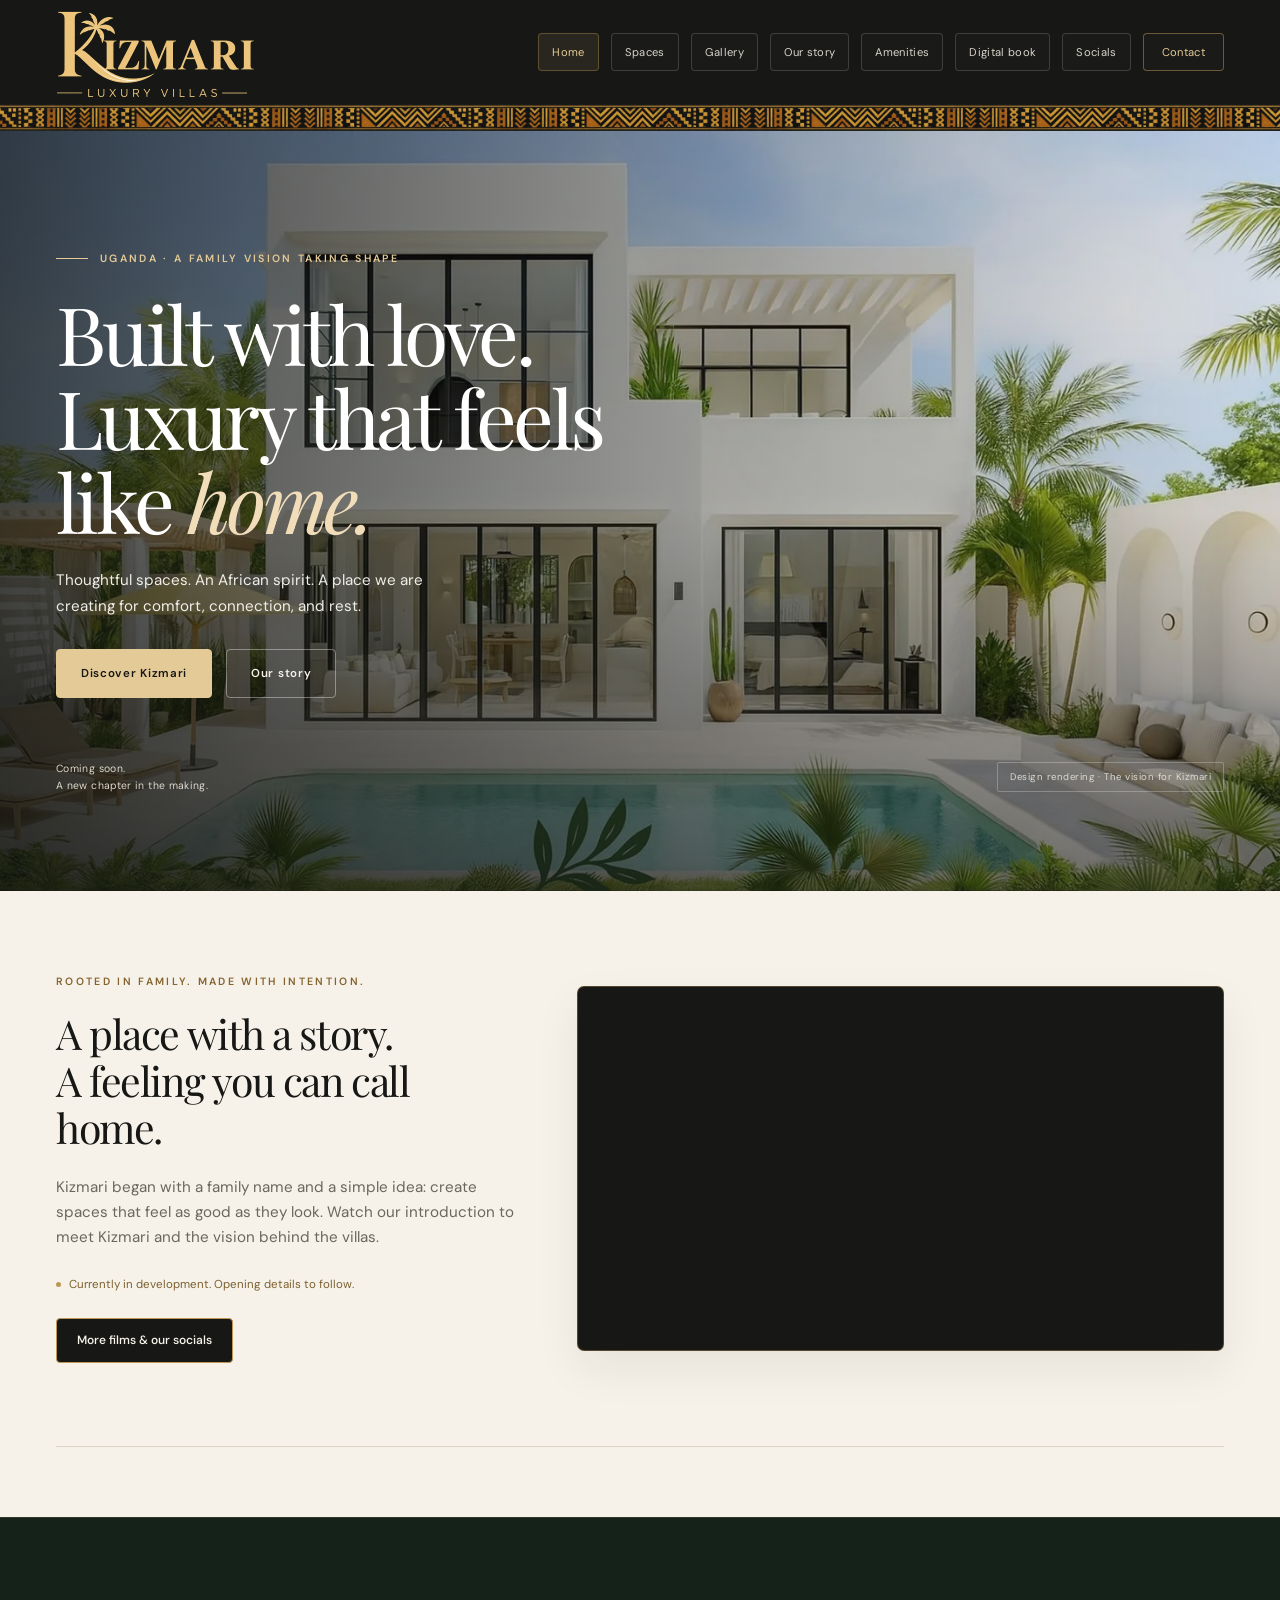
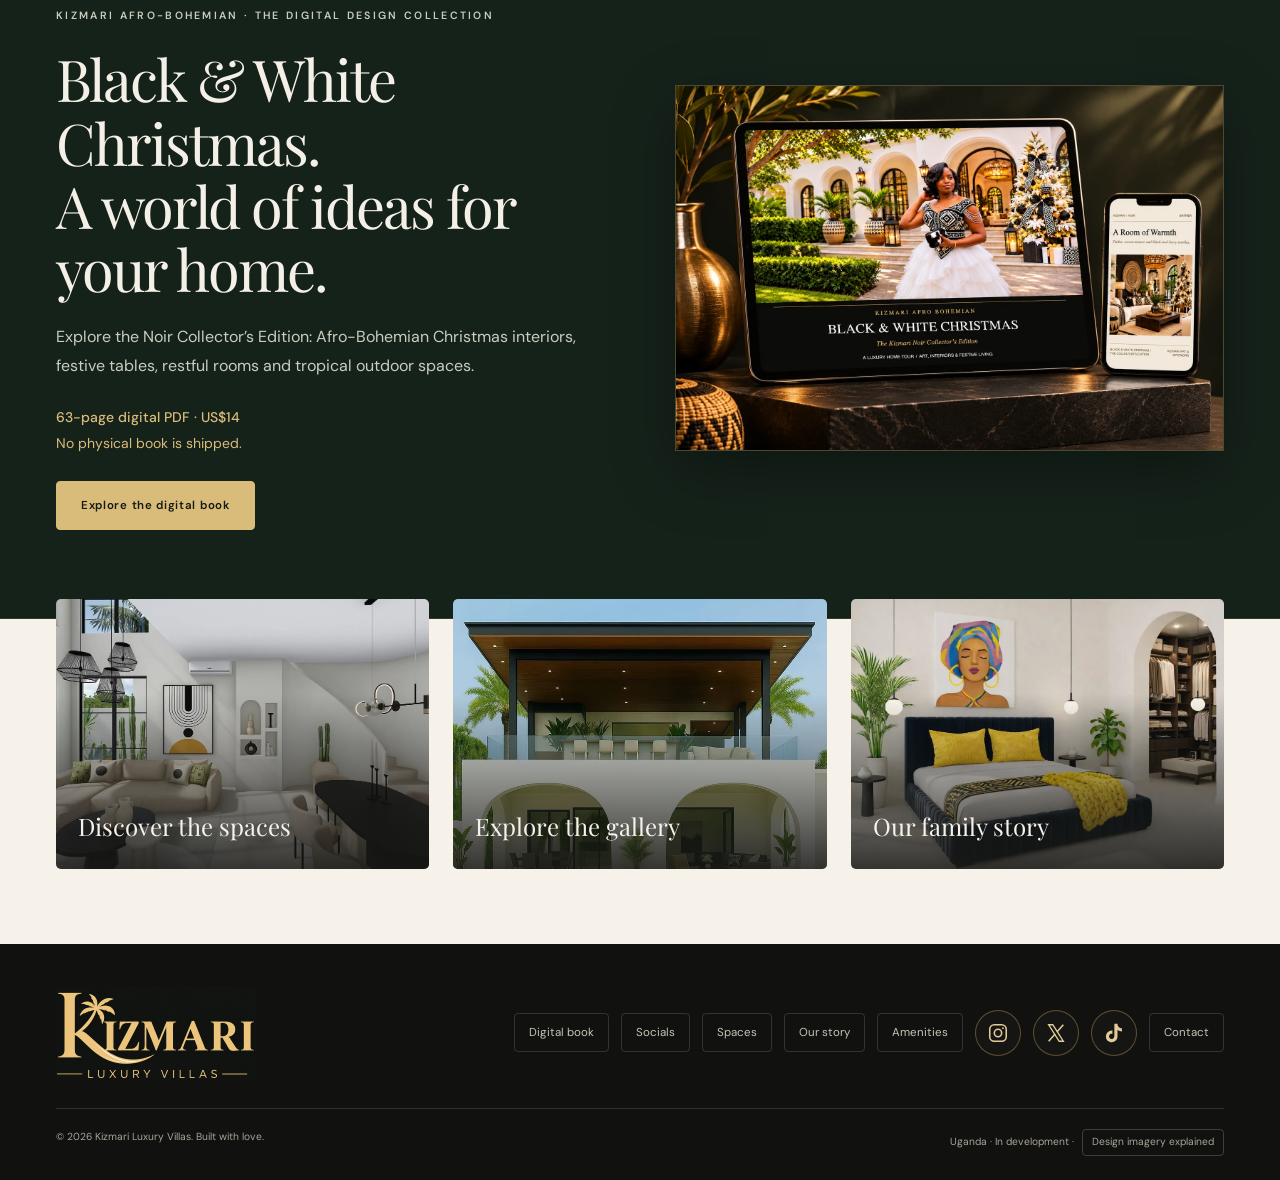
<file: index.html>
<!doctype html><html lang="en"><head><meta charset="utf-8"><meta name="viewport" content="width=device-width,initial-scale=1"><meta name="theme-color" content="#171715"><title>Luxury That Feels Like Home | Kizmari Luxury Villas</title><meta name="description" content="A family villa vision taking shape in Uganda. Discover Kizmari Luxury Villas, its African-inspired spaces, family story, and journey towards opening."><link rel="canonical" href="https://kizmariluxuryvillas.com/"><meta property="og:type" content="website"><meta property="og:site_name" content="Kizmari Luxury Villas"><meta property="og:title" content="Luxury That Feels Like Home | Kizmari Luxury Villas"><meta property="og:description" content="A family villa vision taking shape in Uganda. Discover Kizmari Luxury Villas, its African-inspired spaces, family story, and journey towards opening."><meta property="og:url" content="https://kizmariluxuryvillas.com/"><meta property="og:image" content="https://kizmariluxuryvillas.com/kizmari-villa.webp"><meta name="twitter:card" content="summary_large_image"><link rel="icon" href="kizmari-official-logo.png" type="image/png"><link rel="preconnect" href="https://fonts.googleapis.com"><link rel="preconnect" href="https://fonts.gstatic.com" crossorigin><link href="https://fonts.googleapis.com/css2?family=DM+Sans:wght@400;450;500;550;600;650&family=Playfair+Display:ital,wght@0,400;0,500;0,600;1,400;1,500&display=swap" rel="stylesheet"><link rel="stylesheet" href="styles-5b65aebfd31a.css"><script src="site-c0b2e8eeafc7.js" defer></script><link rel="preload" href="kizmari-villa.webp" as="image" fetchpriority="high"><style id="logo-critical">.official-logo{position:relative;display:block;overflow:hidden;width:200px;height:94px;flex-shrink:0;mix-blend-mode:lighten}.official-logo img{position:absolute;width:270px;height:270px;max-width:none;left:-38.75px;top:-83.75px}.nav{height:104px}.nav-links.open{top:104px}@media(max-width:900px){.nav{height:86px}.nav-links,.nav-links.open{top:86px}.official-logo{width:165px;height:78px}.official-logo img{width:222.75px;height:222.75px;left:-31.97px;top:-69.09px}}@media(max-width:600px){.nav{height:80px}.nav-links,.nav-links.open{top:80px}.official-logo{width:155px;height:73px}.official-logo img{width:209.25px;height:209.25px;left:-30.03px;top:-64.91px}}</style><link rel="stylesheet" href="socials.css?v=20261112"><style id="book-launch-style">.book-launch{padding:88px 0;background:#15221a;color:#f4f0e7;border-block:1px solid #b69a6133}.book-launch-inner{display:grid;grid-template-columns:1fr 1fr;gap:70px;align-items:center}.book-launch img{width:100%;height:auto;border:1px solid #b69a6155;box-shadow:0 20px 60px #0005}.book-launch h2{font:400 clamp(38px,4.5vw,64px)/1.1 'Playfair Display',Georgia,serif;margin:22px 0}.book-launch p{color:#c9cdbf;max-width:540px;line-height:1.8}.book-launch .book-launch-format{color:#d9bb7a;font-size:14px;margin:25px 0}.book-launch .button{background:#d9bb7a;color:#151910;border-color:#d9bb7a}.book-launch .book-launch-format strong{font-weight:500}@media(max-width:760px){.book-launch{padding:60px 0}.book-launch-inner{grid-template-columns:1fr;gap:35px}}@media(prefers-reduced-motion:reduce){.book-launch *{animation:none!important;transition:none!important}}</style></head><body><a class="skip" href="#main">Skip to content</a><header class="site-header">
    <div class="wrap nav">
      <a class="brand" href="index.html" aria-label="Kizmari Luxury Villas home"><span class="official-logo"><img src="kizmari-official-logo.png" alt="Kizmari Luxury Villas" width="270" height="270"></span></a>
      <button class="menu-button" type="button" aria-controls="navigation" aria-expanded="false" id="menu-toggle">Menu +</button>
      <nav class="nav-links" id="navigation" aria-label="Main navigation"><a href="index.html" aria-current="page">Home</a><a href="spaces.html">Spaces</a><a href="gallery.html">Gallery</a><a href="story.html">Our story</a><a href="amenities.html">Amenities</a><a href="christmas-book.html">Digital book</a><a href="socials.html">Socials</a><a href="contact.html" class="nav-contact">Contact</a></nav>
    </div>
    <div class="pattern" aria-hidden="true"></div>
  </header><main class="page-main" id="main"><section class="hero" id="home" aria-labelledby="hero-title">
      <img class="hero-image" src="kizmari-villa.webp" alt="Design rendering of a white Kizmari villa overlooking the pool" width="1500" height="872" fetchpriority="high">
      <div class="wrap hero-content reveal">
        <p class="eyebrow hero-kicker">Uganda · A family vision taking shape</p>
        <h1 id="hero-title">Built with love.<br>Luxury that feels<br>like <em>home.</em></h1>
        <p class="hero-copy">Thoughtful spaces. An African spirit. A place we are creating for comfort, connection, and rest.</p>
        <div class="hero-actions"><a class="button filled" href="spaces.html">Discover Kizmari </a><a class="button outline" href="story.html">Our story </a></div>
        <div class="hero-bottom"><span>Coming soon.<br>A new chapter in the making.</span><span class="hero-note">Design rendering · The vision for Kizmari</span></div>
      </div>
    </section><section class="wrap intro home-film" id="film" aria-labelledby="film-title">
      <div class="film-copy"><p class="eyebrow">Rooted in family. Made with intention.</p><h2 id="film-title">A place with a story.<br>A feeling you can call home.</h2><p class="body">Kizmari began with a family name and a simple idea: create spaces that feel as good as they look. Watch our introduction to meet Kizmari and the vision behind the villas.</p><p class="status-inline">Currently in development. Opening details to follow.</p><a class="text-link" href="socials.html">More films &amp; our socials</a></div>
      <div class="film-player"><iframe class="film-frame" width="1280" height="720" src="https://www.youtube-nocookie.com/embed/099NSH02BeQ?rel=0&amp;playsinline=1" title="Nobody Believed We Could Build This In Africa | Kizmari Luxury Villas" loading="lazy" referrerpolicy="strict-origin-when-cross-origin" allow="accelerometer; autoplay; clipboard-write; encrypted-media; gyroscope; picture-in-picture; web-share" allowfullscreen></iframe></div>
    </section>
    <section class="book-launch" aria-labelledby="book-launch-title"><div class="wrap book-launch-inner"><div><p class="eyebrow">Kizmari Afro-Bohemian · The digital design collection</p><h2 id="book-launch-title">Black &amp; White Christmas.<br>A world of ideas for your home.</h2><p>Explore the Noir Collector’s Edition: Afro-Bohemian Christmas interiors, festive tables, restful rooms and tropical outdoor spaces.</p><p class="book-launch-format"><strong>63-page digital PDF · US$14</strong><br>No physical book is shipped.</p><a class="button filled" href="christmas-book.html">Explore the digital book</a></div><a href="christmas-book.html" aria-label="Explore the Kizmari Christmas digital book"><img src="book-assets/digital-mockup.webp" width="1536" height="1024" alt="Kizmari’s digital Christmas book shown on a tablet and phone" loading="lazy"></a></div></section><section class="home-picture-nav wrap" aria-label="Explore Kizmari"><a href="spaces.html" class="picture-nav-card"><img src="kizmari-living.webp" alt="Explore the Kizmari spaces" width="1100" height="733" loading="lazy"><span>Discover the spaces</span></a><a href="gallery.html" class="picture-nav-card"><img src="kizmari-pool.webp" alt="Browse the Kizmari design gallery" width="733" height="1100" loading="lazy"><span>Explore the gallery</span></a><a href="story.html" class="picture-nav-card"><img src="kizmari-bedroom.webp" alt="Read the family story behind Kizmari" width="1100" height="733" loading="lazy"><span>Our family story</span></a></section></main><footer><div class="wrap"><div class="footer-top"><a class="brand" href="index.html" aria-label="Kizmari Luxury Villas home"><span class="official-logo"><img src="kizmari-official-logo.png" alt="Kizmari Luxury Villas" width="270" height="270"></span></a><nav class="footer-links" aria-label="Footer navigation"><a href="christmas-book.html">Digital book</a><a href="socials.html">Socials</a><a href="spaces.html">Spaces</a><a href="story.html">Our story</a><a href="amenities.html">Amenities</a><a class="social-button" href="https://www.instagram.com/kizmariluxuryvillas/" target="_blank" rel="noopener noreferrer" aria-label="Kizmari Luxury Villas on Instagram"><svg viewBox="0 0 24 24" aria-hidden="true" focusable="false"><rect x="3" y="3" width="18" height="18" rx="5" fill="none" stroke="currentColor" stroke-width="1.7"/><circle cx="12" cy="12" r="4" fill="none" stroke="currentColor" stroke-width="1.7"/><circle cx="17.4" cy="6.7" r="1" fill="currentColor"/></svg><span>Instagram</span></a><a class="social-button" href="https://x.com/KizmariLuxury" target="_blank" rel="noopener noreferrer" aria-label="Kizmari Luxury Villas on X"><svg viewBox="0 0 24 24" aria-hidden="true" focusable="false"><path d="M4 3h4.5L20 21h-4.5L4 3Z" fill="none" stroke="currentColor" stroke-width="1.5"/><path d="m20 3-7 8M4 21l7-8" fill="none" stroke="currentColor" stroke-width="1.7"/></svg><span>X</span></a><a class="social-button" href="https://www.tiktok.com/@kizmariluxuryvillas" target="_blank" rel="noopener noreferrer" aria-label="Kizmari Luxury Villas on TikTok"><svg viewBox="0 0 24 24" aria-hidden="true" focusable="false"><path fill="currentColor" d="M19.59 6.69a4.83 4.83 0 0 1-3.77-4.25V2h-3.45v13.67a2.89 2.89 0 0 1-5.2 1.74 2.89 2.89 0 0 1 2.31-4.64c.29 0 .57.04.83.13V9.4a6.29 6.29 0 0 0-.84-.05A6.34 6.34 0 0 0 3.14 15.69a6.34 6.34 0 0 0 10.86 4.44 6.3 6.3 0 0 0 1.82-4.44V8.7a8.26 8.26 0 0 0 4.83 1.55V6.81c-.36 0-.72-.04-1.06-.12Z"/></svg><span>TikTok</span></a><a href="contact.html">Contact</a></nav></div><div class="footer-bottom"><p>© <span id="copyright-year" style="display:inline">2026</span> Kizmari Luxury Villas. Built with love.</p><span>Uganda · In development · <a href="contact.html#questions">Design imagery explained</a></span></div></div></footer><script type="application/ld+json">{"@context": "https://schema.org", "@type": "Organization", "name": "Kizmari Luxury Villas", "url": "https://kizmariluxuryvillas.com/", "description": "A family villa project taking shape in Uganda.", "email": "kizmariluxuryvillas@gmail.com", "sameAs": ["https://www.instagram.com/kizmariluxuryvillas/", "https://x.com/KizmariLuxury", "https://www.tiktok.com/@kizmariluxuryvillas"]}</script></body></html>
</file>
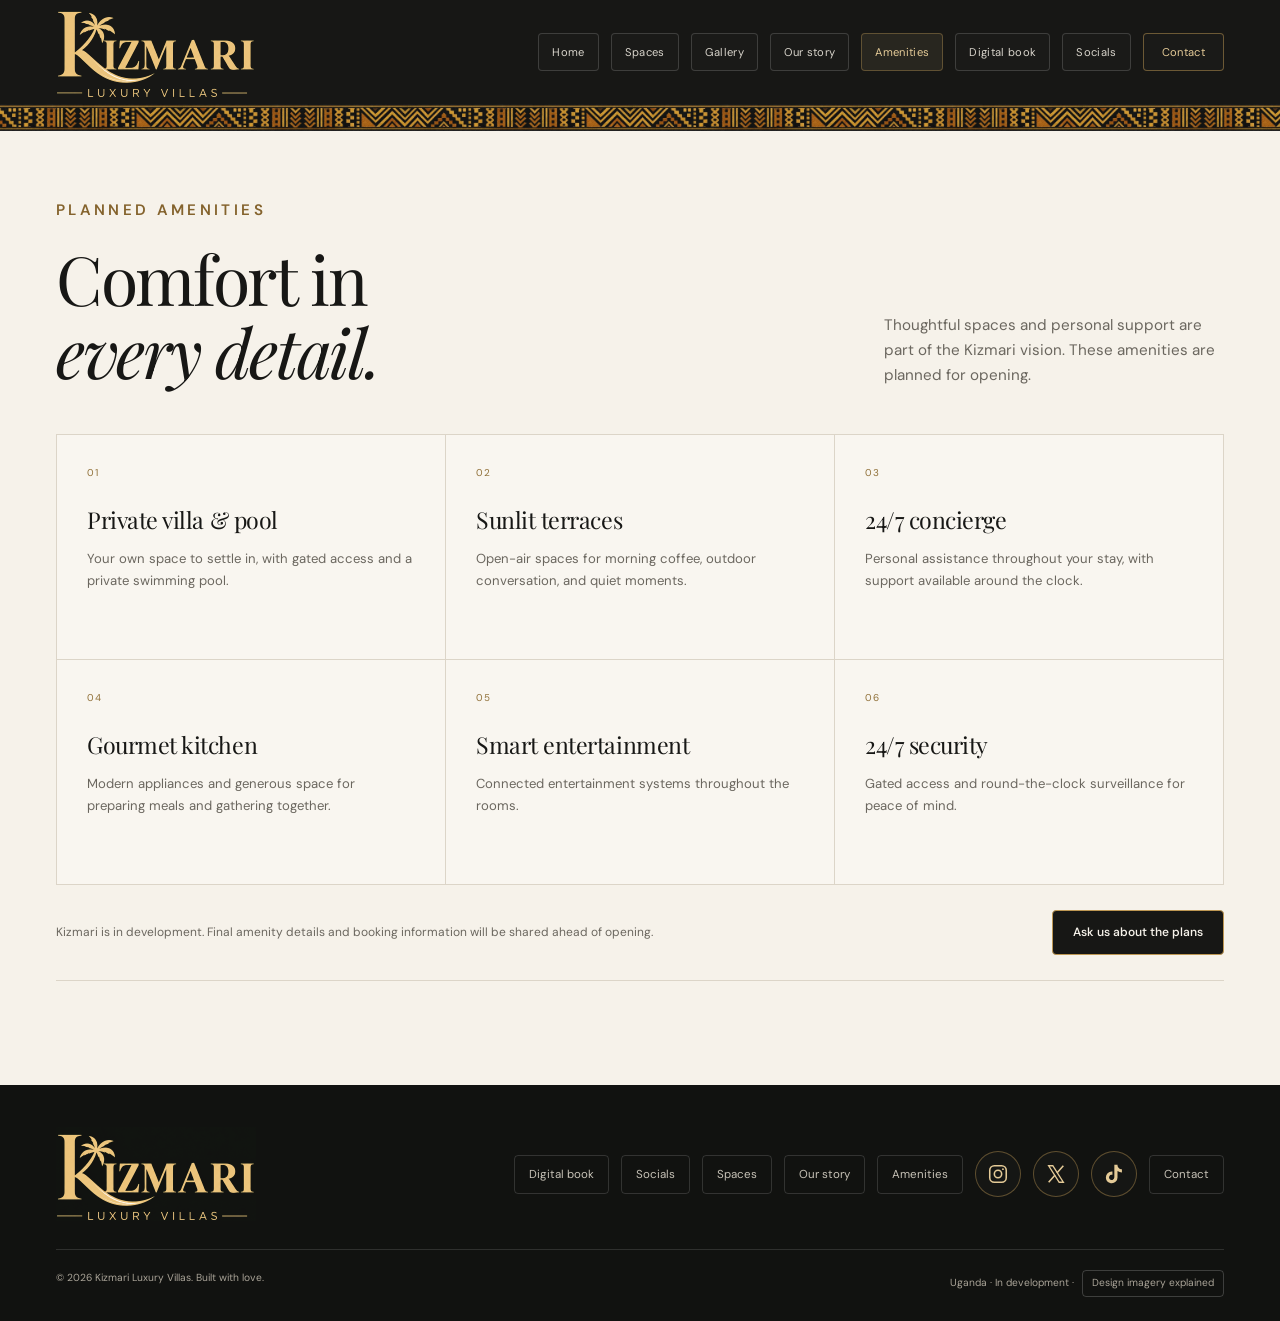
<file: amenities.html>
<!doctype html><html lang="en"><head><meta charset="utf-8"><meta name="viewport" content="width=device-width,initial-scale=1"><meta name="theme-color" content="#171715"><title>Planned Amenities | Kizmari Luxury Villas</title><meta name="description" content="Discover the planned Kizmari amenities: private villa and pool, sunlit terraces, 24/7 concierge, gourmet kitchen, smart entertainment, and 24/7 security."><link rel="canonical" href="https://kizmariluxuryvillas.com/amenities.html"><meta property="og:type" content="website"><meta property="og:site_name" content="Kizmari Luxury Villas"><meta property="og:title" content="Planned Amenities | Kizmari Luxury Villas"><meta property="og:description" content="Discover the planned Kizmari amenities: private villa and pool, sunlit terraces, 24/7 concierge, gourmet kitchen, smart entertainment, and 24/7 security."><meta property="og:url" content="https://kizmariluxuryvillas.com/amenities.html"><meta property="og:image" content="https://kizmariluxuryvillas.com/kizmari-villa.webp"><meta name="twitter:card" content="summary_large_image"><link rel="icon" href="kizmari-official-logo.png" type="image/png"><link rel="preconnect" href="https://fonts.googleapis.com"><link rel="preconnect" href="https://fonts.gstatic.com" crossorigin><link href="https://fonts.googleapis.com/css2?family=DM+Sans:wght@400;450;500;550;600;650&family=Playfair+Display:ital,wght@0,400;0,500;0,600;1,400;1,500&display=swap" rel="stylesheet"><link rel="stylesheet" href="styles-5b65aebfd31a.css"><script src="site-c0b2e8eeafc7.js" defer></script><style id="logo-critical">.official-logo{position:relative;display:block;overflow:hidden;width:200px;height:94px;flex-shrink:0;mix-blend-mode:lighten}.official-logo img{position:absolute;width:270px;height:270px;max-width:none;left:-38.75px;top:-83.75px}.nav{height:104px}.nav-links.open{top:104px}@media(max-width:900px){.nav{height:86px}.nav-links,.nav-links.open{top:86px}.official-logo{width:165px;height:78px}.official-logo img{width:222.75px;height:222.75px;left:-31.97px;top:-69.09px}}@media(max-width:600px){.nav{height:80px}.nav-links,.nav-links.open{top:80px}.official-logo{width:155px;height:73px}.official-logo img{width:209.25px;height:209.25px;left:-30.03px;top:-64.91px}}</style><link rel="stylesheet" href="socials.css?v=20261112"></head><body><a class="skip" href="#main">Skip to content</a><header class="site-header">
    <div class="wrap nav">
      <a class="brand" href="index.html" aria-label="Kizmari Luxury Villas home"><span class="official-logo"><img src="kizmari-official-logo.png" alt="Kizmari Luxury Villas" width="270" height="270"></span></a>
      <button class="menu-button" type="button" aria-controls="navigation" aria-expanded="false" id="menu-toggle">Menu +</button>
      <nav class="nav-links" id="navigation" aria-label="Main navigation"><a href="index.html">Home</a><a href="spaces.html">Spaces</a><a href="gallery.html">Gallery</a><a href="story.html">Our story</a><a href="amenities.html" aria-current="page">Amenities</a><a href="christmas-book.html">Digital book</a><a href="socials.html">Socials</a><a href="contact.html" class="nav-contact">Contact</a></nav>
    </div>
    <div class="pattern" aria-hidden="true"></div>
  </header><main class="page-main" id="main"><section class="section" aria-labelledby="amenities-title"><div class="wrap"><div class="section-intro"><div><p class="eyebrow">Planned amenities</p><h1 class="page-title" id="amenities-title">Comfort in<br><em>every detail.</em></h1></div><p>Thoughtful spaces and personal support are part of the Kizmari vision. These amenities are planned for opening.</p></div><div class="amenity-grid">
<article class="amenity"><span class="amenity-number">01</span><h2>Private villa &amp; pool</h2><p>Your own space to settle in, with gated access and a private swimming pool.</p></article>
<article class="amenity"><span class="amenity-number">02</span><h2>Sunlit terraces</h2><p>Open-air spaces for morning coffee, outdoor conversation, and quiet moments.</p></article>
<article class="amenity"><span class="amenity-number">03</span><h2>24/7 concierge</h2><p>Personal assistance throughout your stay, with support available around the clock.</p></article>
<article class="amenity"><span class="amenity-number">04</span><h2>Gourmet kitchen</h2><p>Modern appliances and generous space for preparing meals and gathering together.</p></article>
<article class="amenity"><span class="amenity-number">05</span><h2>Smart entertainment</h2><p>Connected entertainment systems throughout the rooms.</p></article>
<article class="amenity"><span class="amenity-number">06</span><h2>24/7 security</h2><p>Gated access and round-the-clock surveillance for peace of mind.</p></article>
</div><div class="amenities-footer"><p>Kizmari is in development. Final amenity details and booking information will be shared ahead of opening.</p><a class="text-link" href="contact.html">Ask us about the plans </a></div></div></section></main><footer><div class="wrap"><div class="footer-top"><a class="brand" href="index.html" aria-label="Kizmari Luxury Villas home"><span class="official-logo"><img src="kizmari-official-logo.png" alt="Kizmari Luxury Villas" width="270" height="270"></span></a><nav class="footer-links" aria-label="Footer navigation"><a href="christmas-book.html">Digital book</a><a href="socials.html">Socials</a><a href="spaces.html">Spaces</a><a href="story.html">Our story</a><a href="amenities.html">Amenities</a><a class="social-button" href="https://www.instagram.com/kizmariluxuryvillas/" target="_blank" rel="noopener noreferrer" aria-label="Kizmari Luxury Villas on Instagram"><svg viewBox="0 0 24 24" aria-hidden="true" focusable="false"><rect x="3" y="3" width="18" height="18" rx="5" fill="none" stroke="currentColor" stroke-width="1.7"/><circle cx="12" cy="12" r="4" fill="none" stroke="currentColor" stroke-width="1.7"/><circle cx="17.4" cy="6.7" r="1" fill="currentColor"/></svg><span>Instagram</span></a><a class="social-button" href="https://x.com/KizmariLuxury" target="_blank" rel="noopener noreferrer" aria-label="Kizmari Luxury Villas on X"><svg viewBox="0 0 24 24" aria-hidden="true" focusable="false"><path d="M4 3h4.5L20 21h-4.5L4 3Z" fill="none" stroke="currentColor" stroke-width="1.5"/><path d="m20 3-7 8M4 21l7-8" fill="none" stroke="currentColor" stroke-width="1.7"/></svg><span>X</span></a><a class="social-button" href="https://www.tiktok.com/@kizmariluxuryvillas" target="_blank" rel="noopener noreferrer" aria-label="Kizmari Luxury Villas on TikTok"><svg viewBox="0 0 24 24" aria-hidden="true" focusable="false"><path fill="currentColor" d="M19.59 6.69a4.83 4.83 0 0 1-3.77-4.25V2h-3.45v13.67a2.89 2.89 0 0 1-5.2 1.74 2.89 2.89 0 0 1 2.31-4.64c.29 0 .57.04.83.13V9.4a6.29 6.29 0 0 0-.84-.05A6.34 6.34 0 0 0 3.14 15.69a6.34 6.34 0 0 0 10.86 4.44 6.3 6.3 0 0 0 1.82-4.44V8.7a8.26 8.26 0 0 0 4.83 1.55V6.81c-.36 0-.72-.04-1.06-.12Z"/></svg><span>TikTok</span></a><a href="contact.html">Contact</a></nav></div><div class="footer-bottom"><p>© <span id="copyright-year" style="display:inline">2026</span> Kizmari Luxury Villas. Built with love.</p><span>Uganda · In development · <a href="contact.html#questions">Design imagery explained</a></span></div></div></footer><script type="application/ld+json">{"@context": "https://schema.org", "@type": "Organization", "name": "Kizmari Luxury Villas", "url": "https://kizmariluxuryvillas.com/", "description": "A family villa project taking shape in Uganda.", "email": "kizmariluxuryvillas@gmail.com", "sameAs": ["https://www.instagram.com/kizmariluxuryvillas/", "https://x.com/KizmariLuxury", "https://www.tiktok.com/@kizmariluxuryvillas"]}</script></body></html>
</file>
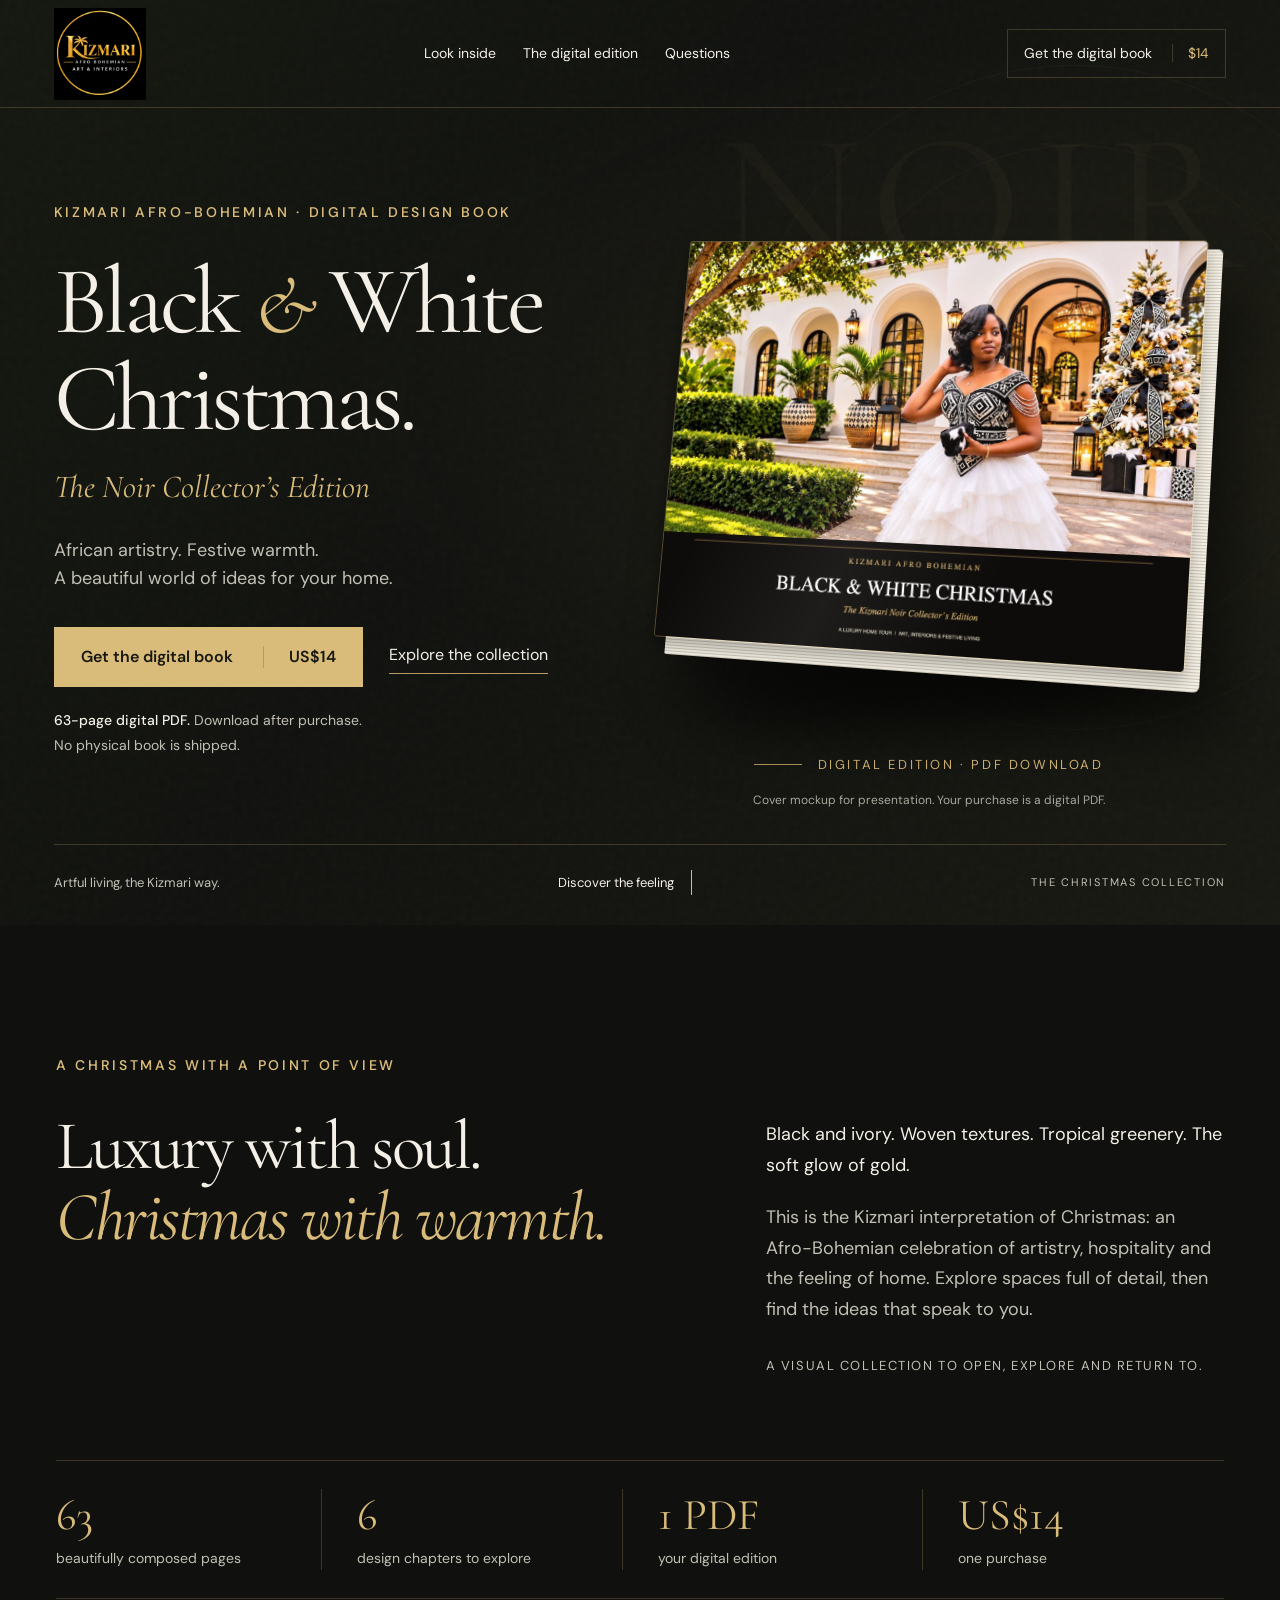
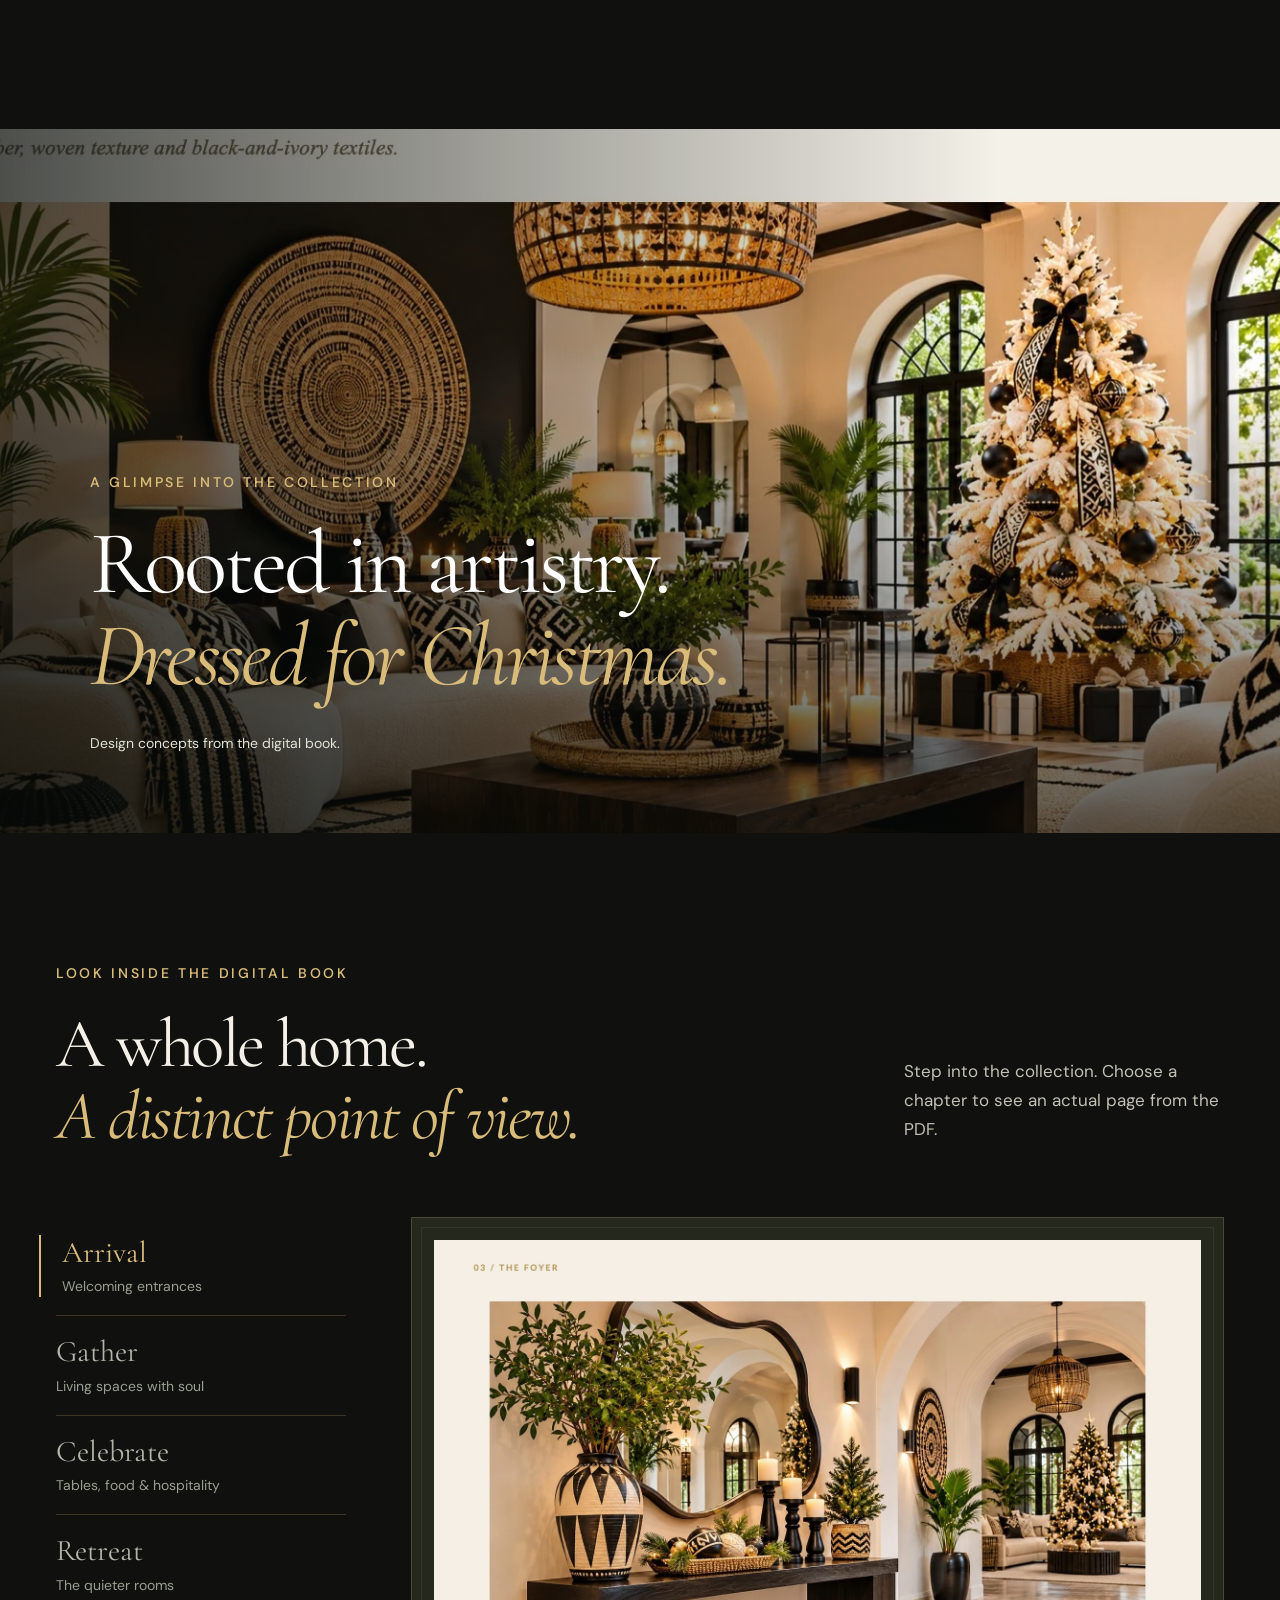
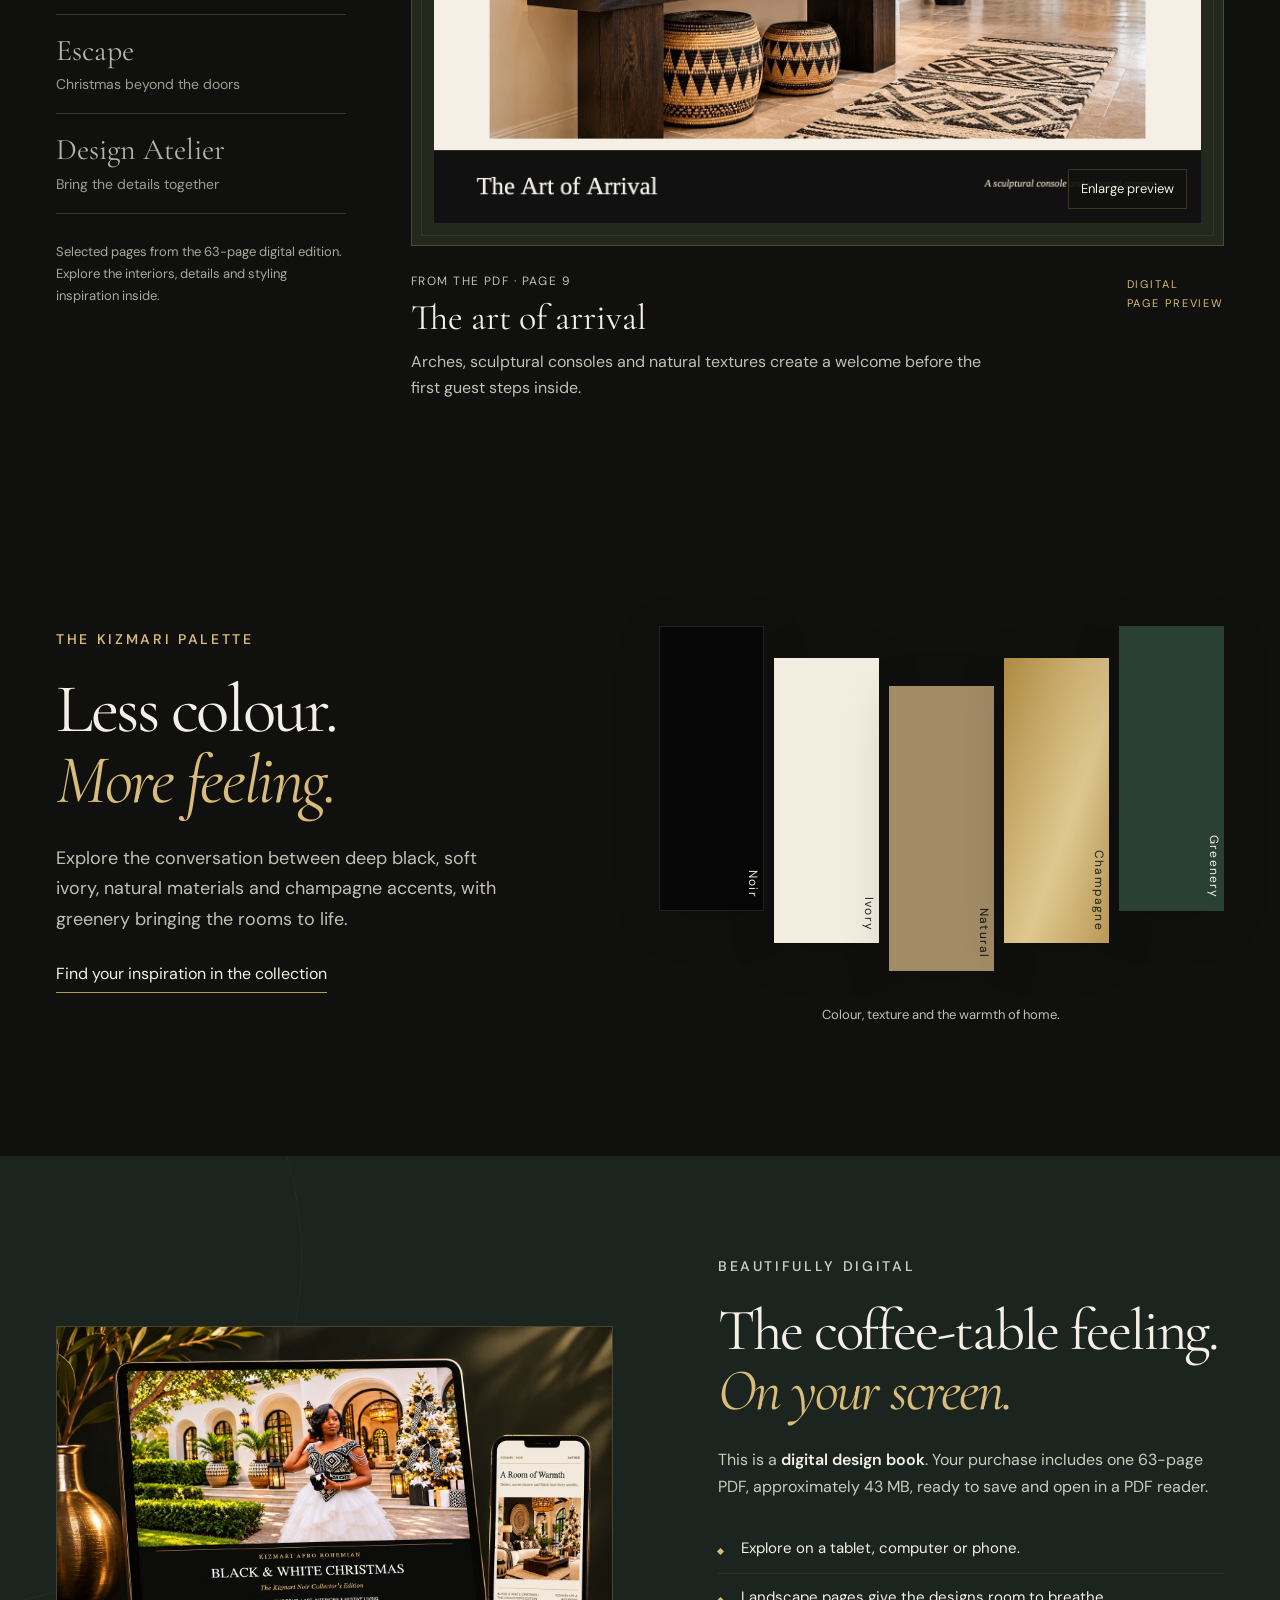
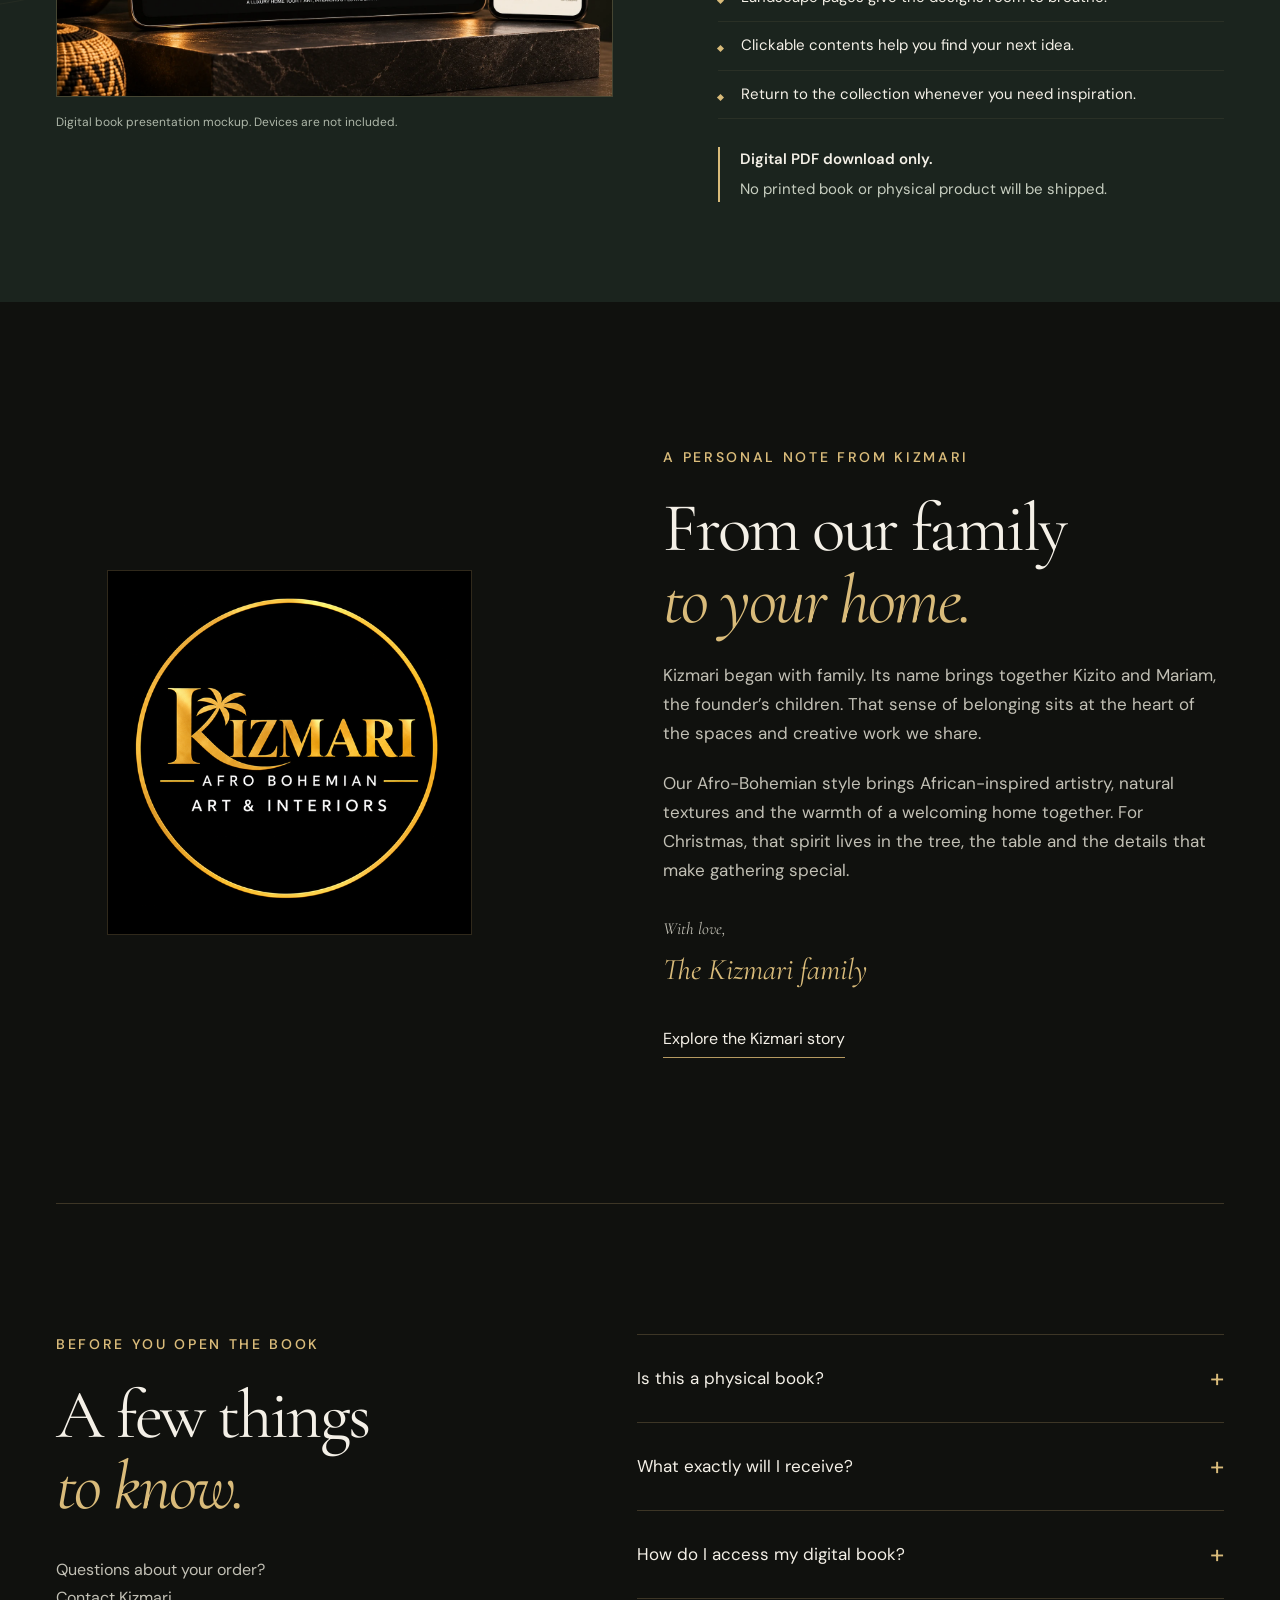
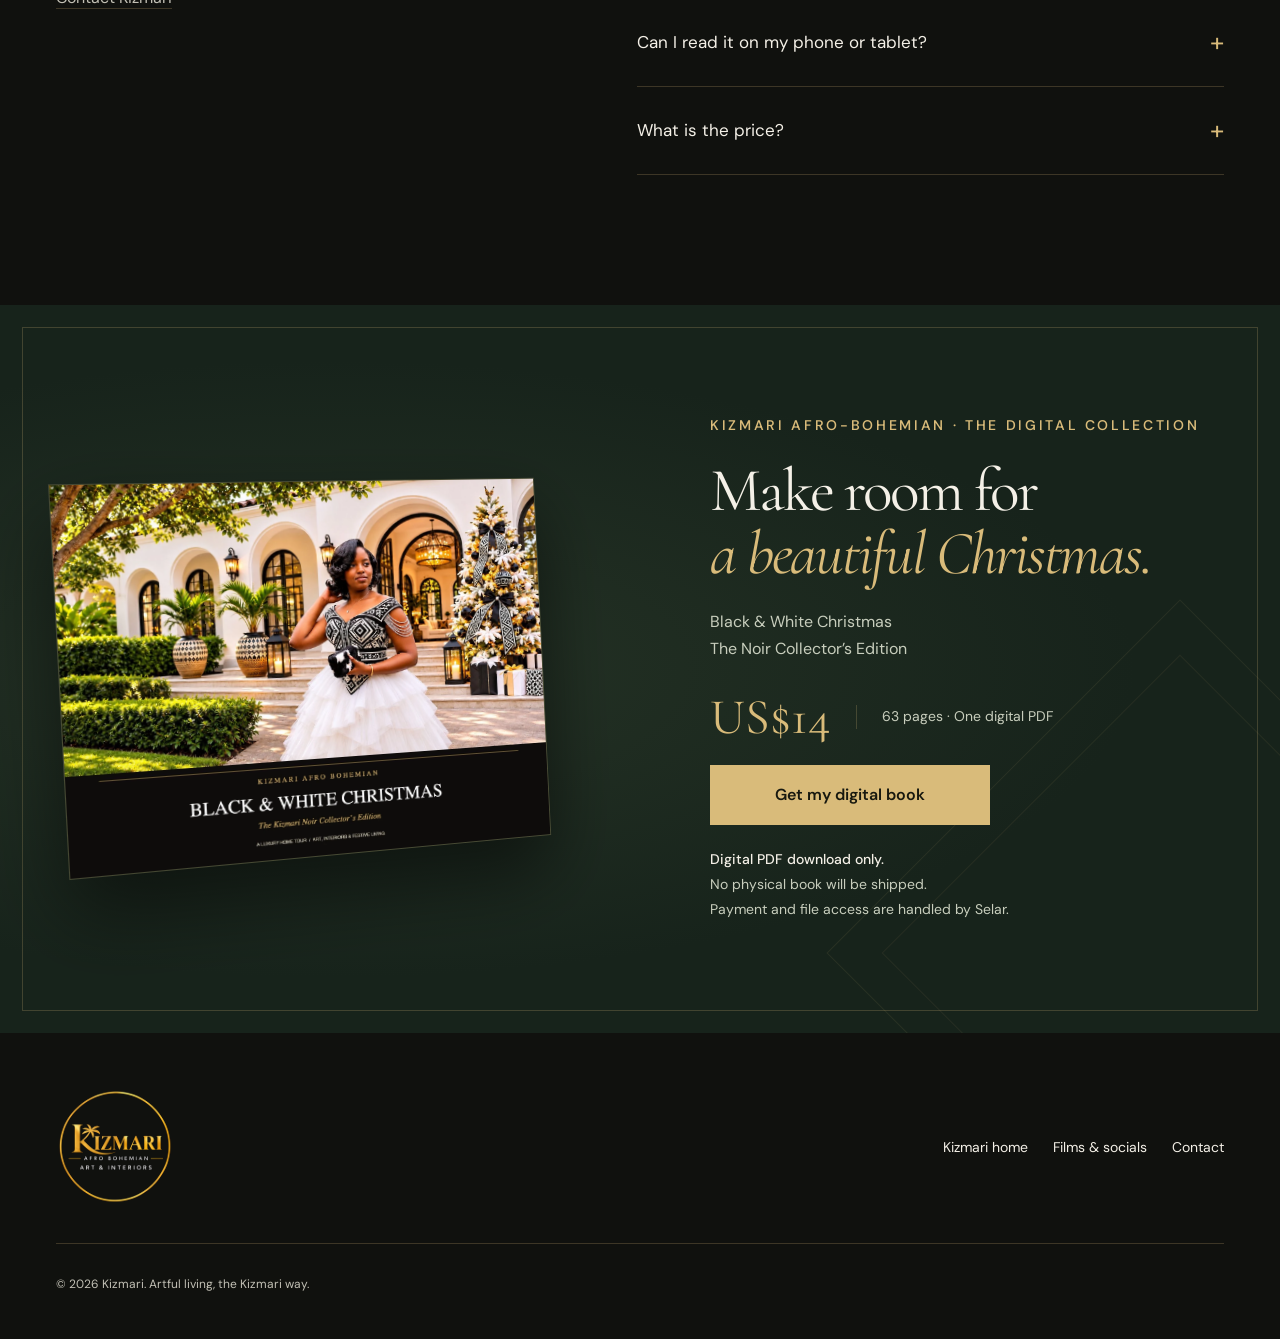
<file: christmas-book.html>
<!doctype html>
<html lang="en">
<head>
  <meta charset="utf-8">
  <meta name="viewport" content="width=device-width, initial-scale=1">
  <meta name="theme-color" content="#10110e">
  <title>Kizmari Afro-Bohemian Christmas | The Noir Digital Book</title>
  <meta name="description" content="Enter the Kizmari Noir Christmas collection. A 63-page digital design book of Afro-Bohemian interiors, festive tables and tropical escapes. Download the PDF for US$14.">
  <link rel="canonical" href="https://kizmariluxuryvillas.com/christmas-book.html">
  <meta property="og:type" content="product">
  <meta property="og:title" content="Black & White Christmas | Kizmari Afro-Bohemian Digital Book">
  <meta property="og:description" content="The Noir Collector’s Edition. 63 pages of Afro-Bohemian Christmas inspiration. Digital PDF download · US$14 · No physical book shipped.">
  <meta property="og:url" content="https://kizmariluxuryvillas.com/christmas-book.html">
  <meta property="og:image" content="https://kizmariluxuryvillas.com/book-assets/page-1.webp">
  <meta name="twitter:card" content="summary_large_image">
  <link rel="icon" href="book-assets/kizmari-afro-bohemian-logo.png" type="image/png">
  <link rel="preconnect" href="https://fonts.googleapis.com">
  <link rel="preconnect" href="https://fonts.gstatic.com" crossorigin>
  <link href="https://fonts.googleapis.com/css2?family=Cormorant+Garamond:ital,wght@0,400;0,500;0,600;1,400;1,500&family=DM+Sans:wght@400;450;500;550;600;650;700&display=swap" rel="stylesheet">
  <link rel="preload" href="book-assets/page-1.webp" as="image" fetchpriority="high">
  <link rel="stylesheet" href="christmas-book.css?v=20261123">
  <script src="christmas-book.js?v=20261123" defer></script>
  <script type="application/ld+json">{"@context":"https://schema.org","@type":"Book","name":"Black & White Christmas: Kizmari Afro-Bohemian | The Noir Collector’s Edition","bookFormat":"https://schema.org/EBook","numberOfPages":63,"inLanguage":"en","author":{"@type":"Organization","name":"Kizmari Afro Bohemian Art & Interiors"},"image":"https://kizmariluxuryvillas.com/book-assets/page-1.webp","description":"A digital collection of Afro-Bohemian Christmas design concepts and styling notes.","offers":{"@type":"Offer","price":"14.00","priceCurrency":"USD","url":"https://selar.com/9ux3vr1331?currency=USD","availability":"https://schema.org/InStock"}}</script>
</head>
<body>
  <a class="skip" href="#main">Skip to content</a>
  <div class="reading-progress" aria-hidden="true"></div>
  <header class="book-header">
    <a class="wordmark" href="index.html" aria-label="Kizmari home"><span class="official-art-logo"><img src="book-assets/kizmari-afro-bohemian-logo.png" width="512" height="512" alt="Kizmari Afro Bohemian Art & Interiors"></span></a>
    <nav aria-label="Book page navigation"><a href="#inside">Look inside</a><a href="#digital">The digital edition</a><a href="#questions">Questions</a></nav>
    <a class="nav-buy" href="https://selar.com/9ux3vr1331?currency=USD" target="_blank" rel="noopener">Get the digital book <span>$14</span></a>
  </header>
  <main id="main">
    <section class="book-hero" aria-labelledby="book-title">
      <div class="hero-grain" aria-hidden="true"></div>
      <div class="hero-orbit" aria-hidden="true"></div>
      <div class="hero-copy">
        <p class="eyebrow hero-enter">Kizmari Afro-Bohemian · Digital design book</p>
        <h1 id="book-title" class="hero-enter">Black <em>&</em> White<br><span>Christmas.</span></h1>
        <p class="edition hero-enter">The Noir Collector’s Edition</p>
        <p class="hero-description hero-enter">African artistry. Festive warmth.<br>A beautiful world of ideas for your home.</p>
        <div class="hero-actions hero-enter"><a class="button button-gold" href="https://selar.com/9ux3vr1331?currency=USD" target="_blank" rel="noopener">Get the digital book <span>US$14</span></a><a class="text-link" href="#inside">Explore the collection</a></div>
        <p class="digital-note hero-enter"><strong>63-page digital PDF.</strong> Download after purchase.<br>No physical book is shipped.</p>
      </div>
      <div class="hero-object hero-enter" aria-label="Visual mockup of the digital book cover">
        <span class="object-word" aria-hidden="true">NOIR</span>
        <div class="book-scene" id="book-scene">
          <div class="book-shadow" aria-hidden="true"></div>
          <div class="book-model" id="book-model">
            <div class="book-pages" aria-hidden="true"></div>
            <div class="book-spine" aria-hidden="true"><span>KIZMARI NOIR</span></div>
            <img class="book-cover" src="book-assets/page-1.webp" width="1600" height="1216" alt="Black & White Christmas, The Kizmari Noir Collector’s Edition digital book cover" fetchpriority="high">
            <div class="book-sheen" aria-hidden="true"></div>
          </div>
        </div>
        <div class="object-caption"><span class="fine-line" aria-hidden="true"></span><span>DIGITAL EDITION · PDF DOWNLOAD</span></div>
        <p class="mockup-note">Cover mockup for presentation. Your purchase is a digital PDF.</p>
      </div>
      <div class="hero-footer"><span>Artful living, the Kizmari way.</span><a href="#introduction">Discover the feeling <span class="scroll-line" aria-hidden="true"></span></a><span class="hero-year">The Christmas collection</span></div>
    </section>

    <section class="introduction section-wrap" id="introduction" aria-labelledby="intro-title">
      <p class="eyebrow" data-reveal>A Christmas with a point of view</p>
      <div class="intro-grid"><h2 id="intro-title" data-reveal>Luxury with soul.<br><em>Christmas with warmth.</em></h2><div class="intro-body" data-reveal><p>Black and ivory. Woven textures. Tropical greenery. The soft glow of gold.</p><p>This is the Kizmari interpretation of Christmas: an Afro-Bohemian celebration of artistry, hospitality and the feeling of home. Explore spaces full of detail, then find the ideas that speak to you.</p><p class="small-label">A visual collection to open, explore and return to.</p></div></div>
      <div class="book-facts" data-reveal><div><strong>63</strong><span>beautifully composed pages</span></div><div><strong>6</strong><span>design chapters to explore</span></div><div><strong>1 PDF</strong><span>your digital edition</span></div><div><strong>US$14</strong><span>one purchase</span></div></div>
    </section>

    <section class="cinematic" aria-labelledby="cinematic-title">
      <div class="cinematic-image" data-parallax><img src="book-assets/page-18.webp" width="1600" height="1216" alt="An Afro-Bohemian living room with woven wall art, black-and-ivory textiles and a gold-accented Christmas tree, shown in the book" loading="lazy"></div>
      <div class="cinematic-shade" aria-hidden="true"></div>
      <div class="cinematic-copy" data-reveal><p class="eyebrow">A glimpse into the collection</p><h2 id="cinematic-title">Rooted in artistry.<br><em>Dressed for Christmas.</em></h2><p>Design concepts from the digital book.</p></div>
    </section>

    <section class="collection section-wrap" id="inside" aria-labelledby="inside-title">
      <div class="section-heading" data-reveal><div><p class="eyebrow">Look inside the digital book</p><h2 id="inside-title">A whole home.<br><em>A distinct point of view.</em></h2></div><p>Step into the collection. Choose a chapter to see an actual page from the PDF.</p></div>
      <div class="collection-grid" data-reveal>
        <div class="chapter-navigation">
          <div class="chapter-tabs" role="tablist" aria-label="Explore the book’s design chapters" aria-orientation="vertical">
            <button class="chapter-tab" id="tab-arrival" role="tab" aria-selected="true" aria-controls="chapter-panel" data-chapter="arrival">Arrival<span>Welcoming entrances</span></button>
            <button class="chapter-tab" id="tab-gather" role="tab" aria-selected="false" aria-controls="chapter-panel" tabindex="-1" data-chapter="gather">Gather<span>Living spaces with soul</span></button>
            <button class="chapter-tab" id="tab-celebrate" role="tab" aria-selected="false" aria-controls="chapter-panel" tabindex="-1" data-chapter="celebrate">Celebrate<span>Tables, food & hospitality</span></button>
            <button class="chapter-tab" id="tab-retreat" role="tab" aria-selected="false" aria-controls="chapter-panel" tabindex="-1" data-chapter="retreat">Retreat<span>The quieter rooms</span></button>
            <button class="chapter-tab" id="tab-escape" role="tab" aria-selected="false" aria-controls="chapter-panel" tabindex="-1" data-chapter="escape">Escape<span>Christmas beyond the doors</span></button>
            <button class="chapter-tab" id="tab-atelier" role="tab" aria-selected="false" aria-controls="chapter-panel" tabindex="-1" data-chapter="atelier">Design Atelier<span>Bring the details together</span></button>
          </div>
          <p class="preview-disclosure">Selected pages from the 63-page digital edition. Explore the interiors, details and styling inspiration inside.</p>
        </div>
        <div class="chapter-panel" role="tabpanel" id="chapter-panel" aria-labelledby="tab-arrival" tabindex="0">
          <div class="preview-stage"><button class="preview-enlarge" id="preview-enlarge" type="button" aria-label="Enlarge Arrival preview"><img id="chapter-image" src="book-assets/page-9.webp" alt="Actual PDF page 9: The Art of Arrival, a foyer with a sculptural console, woven baskets and seasonal greenery" width="1600" height="1216" loading="lazy"><span>Enlarge preview</span></button></div>
          <div class="preview-caption"><div><p class="small-label" id="chapter-page">From the PDF · Page 9</p><h3 id="chapter-name">The art of arrival</h3><p id="chapter-description">Arches, sculptural consoles and natural textures create a welcome before the first guest steps inside.</p></div><span class="preview-format">DIGITAL<br>PAGE PREVIEW</span></div>
        </div>
      </div>
      <noscript><div class="no-script-previews"><figure><img src="book-assets/page-28.webp" alt="Dining room page from the book" width="1600" height="1216" loading="lazy"><figcaption>Celebrate: the festive table.</figcaption></figure><figure><img src="book-assets/page-40.webp" alt="Bedroom page from the book" width="1600" height="1216" loading="lazy"><figcaption>Retreat: the gift of rest.</figcaption></figure><figure><img src="book-assets/page-48.webp" alt="Pool terrace page from the book" width="1600" height="1216" loading="lazy"><figcaption>Escape: beyond the arches.</figcaption></figure></div></noscript>
    </section>

    <section class="palette-section section-wrap" aria-labelledby="palette-title">
      <div class="palette-copy" data-reveal><p class="eyebrow">The Kizmari palette</p><h2 id="palette-title">Less colour.<br><em>More feeling.</em></h2><p>Explore the conversation between deep black, soft ivory, natural materials and champagne accents, with greenery bringing the rooms to life.</p><a class="text-link" href="#inside">Find your inspiration in the collection</a></div>
      <div class="palette-composition" data-reveal><div class="colour-swatch swatch-noir"><span>Noir</span></div><div class="colour-swatch swatch-ivory"><span>Ivory</span></div><div class="colour-swatch swatch-natural"><span>Natural</span></div><div class="colour-swatch swatch-gold"><span>Champagne</span></div><div class="colour-swatch swatch-green"><span>Greenery</span></div><p>Colour, texture and the warmth of home.</p></div>
    </section>

    <section class="digital-section" id="digital" aria-labelledby="digital-title">
      <div class="section-wrap digital-grid">
        <div class="digital-visual" data-reveal>
          <img class="digital-product-shot" src="book-assets/digital-mockup.webp" alt="Presentation mockup of the Kizmari digital design book on a tablet" width="1536" height="1024" loading="lazy">
          <p class="image-caption">Digital book presentation mockup. Devices are not included.</p>
        </div>
        <div class="digital-copy" data-reveal><p class="eyebrow">Beautifully digital</p><h2 id="digital-title">The coffee-table feeling.<br><em>On your screen.</em></h2><p>This is a <strong>digital design book</strong>. Your purchase includes one 63-page PDF, approximately 43 MB, ready to save and open in a PDF reader.</p><ul class="digital-benefits"><li>Explore on a tablet, computer or phone.</li><li>Landscape pages give the designs room to breathe.</li><li>Clickable contents help you find your next idea.</li><li>Return to the collection whenever you need inspiration.</li></ul><div class="digital-clarity"><strong>Digital PDF download only.</strong><span>No printed book or physical product will be shipped.</span></div></div>
      </div>
    </section>

    <section class="family-section section-wrap" aria-labelledby="family-title">
      <div class="family-logo" data-reveal><img src="book-assets/kizmari-afro-bohemian-logo.png" width="512" height="512" alt="Kizmari Afro Bohemian Art & Interiors"></div>
      <div data-reveal><p class="eyebrow">A personal note from Kizmari</p><h2 id="family-title">From our family<br><em>to your home.</em></h2><p>Kizmari began with family. Its name brings together Kizito and Mariam, the founder’s children. That sense of belonging sits at the heart of the spaces and creative work we share.</p><p>Our Afro-Bohemian style brings African-inspired artistry, natural textures and the warmth of a welcoming home together. For Christmas, that spirit lives in the tree, the table and the details that make gathering special.</p><p class="family-signature">With love,<br><span>The Kizmari family</span></p><a class="text-link" href="story.html">Explore the Kizmari story</a></div>
    </section>

    <section class="questions-section section-wrap" id="questions" aria-labelledby="questions-title">
      <div class="questions-intro" data-reveal><p class="eyebrow">Before you open the book</p><h2 id="questions-title">A few things<br><em>to know.</em></h2><p>Questions about your order?<br><a href="mailto:kizmariluxuryvillas@gmail.com">Contact Kizmari</a></p></div>
      <div class="faq-list" data-reveal>
        <details><summary>Is this a physical book?<span aria-hidden="true">+</span></summary><div><p>No. This is a digital book supplied as a downloadable PDF. The book and device mockups show how the digital edition can be presented. No printed book or device is included.</p></div></details>
        <details><summary>What exactly will I receive?<span aria-hidden="true">+</span></summary><div><p>One 63-page PDF, approximately 43 MB, with six design chapters, styling guidance, a family welcome and Kizmari contact links. The six chapters are Arrival, Gather, Celebrate, Retreat, Escape and Design Atelier.</p></div></details>
        <details><summary>How do I access my digital book?<span aria-hidden="true">+</span></summary><div><p>The purchase buttons take you to our Selar product page. Complete your purchase there and follow Selar’s access and download instructions to save your PDF. Use an email address you can access at checkout.</p></div></details>
        <details><summary>Can I read it on my phone or tablet?<span aria-hidden="true">+</span></summary><div><p>Yes, with an app that opens PDFs. The book uses landscape pages, so a tablet or computer offers a more spacious view. On a phone, turn the screen sideways and zoom in on the details.</p></div></details>
        <details><summary>What is the price?<span aria-hidden="true">+</span></summary><div><p>The digital book is US$14. Your final payable amount and any applicable taxes are shown by Selar at checkout. Other available currencies can be selected on the Selar product page.</p></div></details>
      </div>
    </section>

    <section class="purchase-section" id="get-the-book" aria-labelledby="purchase-title">
      <div class="purchase-ornament" aria-hidden="true"></div>
      <div class="section-wrap purchase-grid"><div class="purchase-cover" data-reveal><img src="book-assets/page-1.webp" width="1600" height="1216" alt="Cover of the Kizmari Noir Christmas digital book" loading="lazy"></div><div class="purchase-copy" data-reveal><p class="eyebrow">Kizmari Afro-Bohemian · The digital collection</p><h2 id="purchase-title">Make room for<br><em>a beautiful Christmas.</em></h2><p>Black & White Christmas<br>The Noir Collector’s Edition</p><div class="purchase-price"><strong>US$14</strong><span>63 pages · One digital PDF</span></div><a class="button button-gold" href="https://selar.com/9ux3vr1331?currency=USD" target="_blank" rel="noopener">Get my digital book</a><p class="purchase-disclosure"><strong>Digital PDF download only.</strong><br>No physical book will be shipped.<br>Payment and file access are handled by Selar.</p></div></div>
    </section>
  </main>
  <footer class="book-footer section-wrap"><a class="wordmark" href="index.html" aria-label="Kizmari home"><span class="official-art-logo"><img src="book-assets/kizmari-afro-bohemian-logo.png" width="512" height="512" alt="Kizmari Afro Bohemian Art & Interiors"></span></a><nav aria-label="Footer navigation"><a href="index.html">Kizmari home</a><a href="socials.html">Films & socials</a><a href="mailto:kizmariluxuryvillas@gmail.com">Contact</a></nav><p>© <span id="book-year">2026</span> Kizmari. Artful living, the Kizmari way.</p></footer>
  <aside class="floating-purchase" id="floating-purchase" aria-label="Digital book purchase" hidden><span><strong>The Noir digital edition</strong><small>63-page PDF · US$14</small></span><a href="https://selar.com/9ux3vr1331?currency=USD" target="_blank" rel="noopener">Get the digital book</a></aside>
  <dialog class="preview-dialog" id="preview-dialog" aria-labelledby="preview-dialog-title"><header><p id="preview-dialog-title">Arrival · Digital page preview</p><button id="close-preview" type="button" aria-label="Close preview">Close</button></header><img id="large-preview" src="book-assets/page-9.webp" alt="Enlarged preview of an actual page from the digital PDF" width="1600" height="1216"><p class="dialog-note">Selected page from the digital PDF. <a href="https://selar.com/9ux3vr1331?currency=USD" target="_blank" rel="noopener">Get the full digital book · US$14</a></p></dialog>
</body>
</html>
</file>
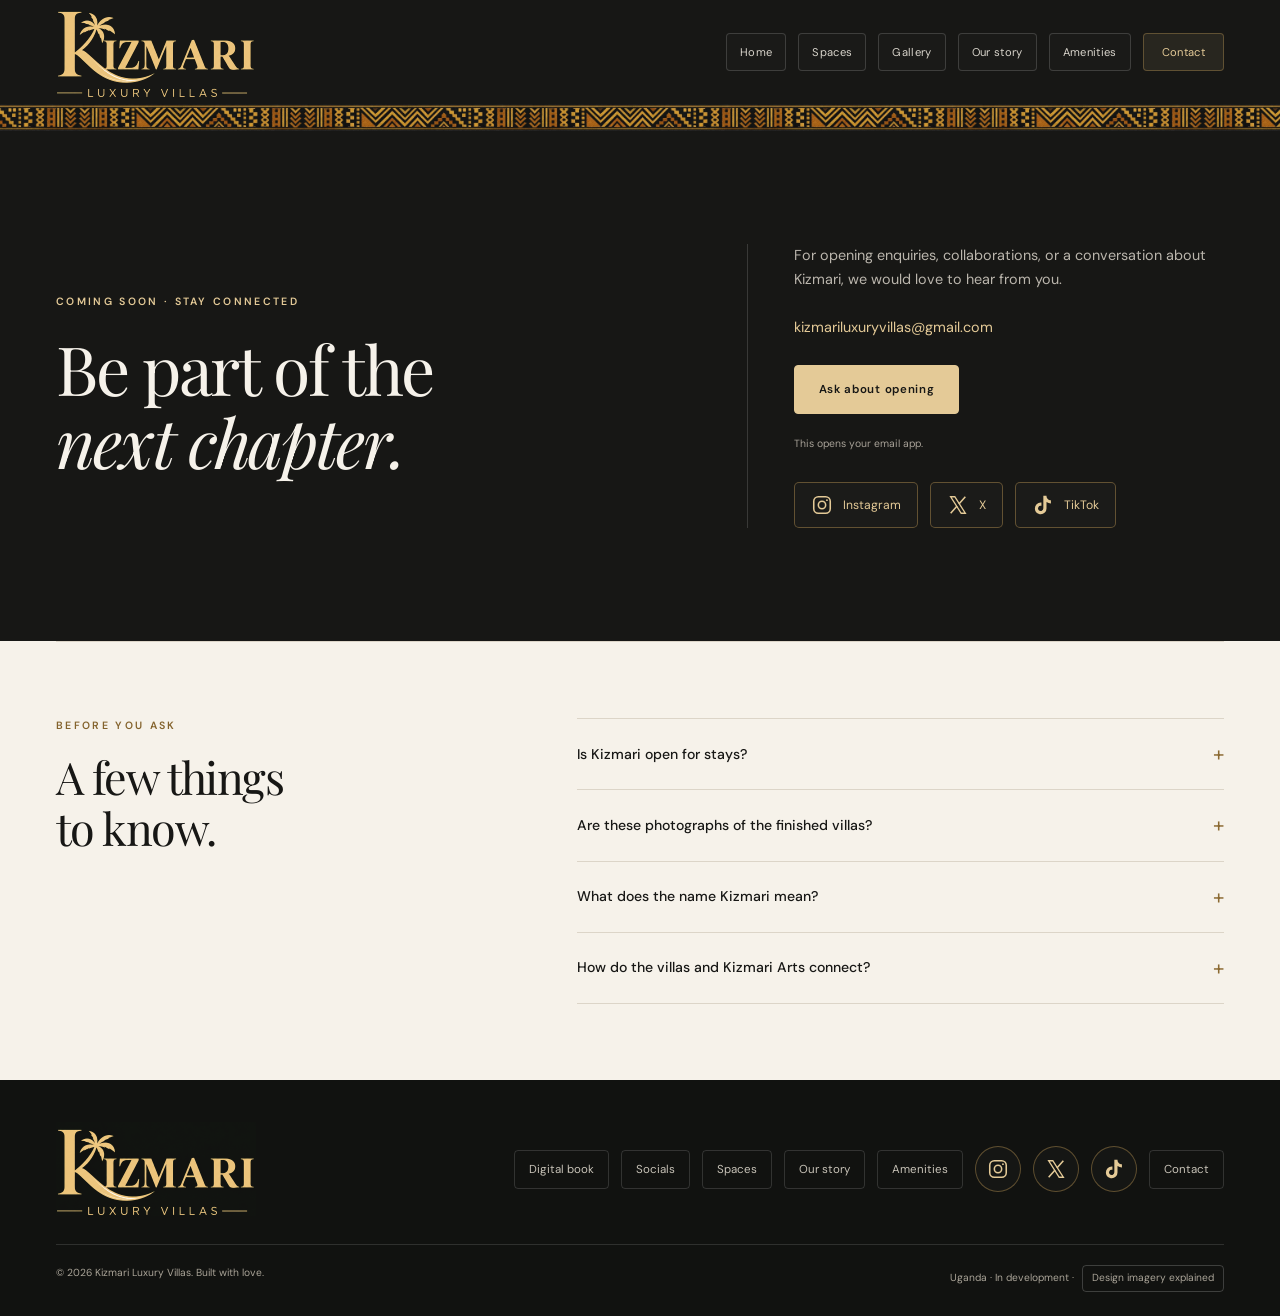
<file: contact.html>
<!doctype html><html lang="en"><head><meta charset="utf-8"><meta name="viewport" content="width=device-width,initial-scale=1"><meta name="theme-color" content="#171715"><title>Contact & Opening Enquiries | Kizmari Luxury Villas</title><meta name="description" content="Get in touch with Kizmari Luxury Villas for opening enquiries and collaborations. Follow the project on Instagram and X."><link rel="canonical" href="https://kizmariluxuryvillas.com/contact.html"><meta property="og:type" content="website"><meta property="og:site_name" content="Kizmari Luxury Villas"><meta property="og:title" content="Contact & Opening Enquiries | Kizmari Luxury Villas"><meta property="og:description" content="Get in touch with Kizmari Luxury Villas for opening enquiries and collaborations. Follow the project on Instagram and X."><meta property="og:url" content="https://kizmariluxuryvillas.com/contact.html"><meta property="og:image" content="https://kizmariluxuryvillas.com/kizmari-villa.webp"><meta name="twitter:card" content="summary_large_image"><link rel="icon" href="kizmari-official-logo.png" type="image/png"><link rel="preconnect" href="https://fonts.googleapis.com"><link rel="preconnect" href="https://fonts.gstatic.com" crossorigin><link href="https://fonts.googleapis.com/css2?family=DM+Sans:wght@400;450;500;550;600;650&family=Playfair+Display:ital,wght@0,400;0,500;0,600;1,400;1,500&display=swap" rel="stylesheet"><link rel="stylesheet" href="styles-5b65aebfd31a.css"><script src="site-c0b2e8eeafc7.js" defer></script><style id="logo-critical">.official-logo{position:relative;display:block;overflow:hidden;width:200px;height:94px;flex-shrink:0;mix-blend-mode:lighten}.official-logo img{position:absolute;width:270px;height:270px;max-width:none;left:-38.75px;top:-83.75px}.nav{height:104px}.nav-links.open{top:104px}@media(max-width:900px){.nav{height:86px}.nav-links,.nav-links.open{top:86px}.official-logo{width:165px;height:78px}.official-logo img{width:222.75px;height:222.75px;left:-31.97px;top:-69.09px}}@media(max-width:600px){.nav{height:80px}.nav-links,.nav-links.open{top:80px}.official-logo{width:155px;height:73px}.official-logo img{width:209.25px;height:209.25px;left:-30.03px;top:-64.91px}}</style><link rel="stylesheet" href="socials.css?v=20261112"></head><body><a class="skip" href="#main">Skip to content</a><header class="site-header">
    <div class="wrap nav">
      <a class="brand" href="index.html" aria-label="Kizmari Luxury Villas home"><span class="official-logo"><img src="kizmari-official-logo.png" alt="Kizmari Luxury Villas" width="270" height="270"></span></a>
      <button class="menu-button" type="button" aria-controls="navigation" aria-expanded="false" id="menu-toggle">Menu +</button>
      <nav class="nav-links" id="navigation" aria-label="Main navigation"><a href="index.html">Home</a><a href="spaces.html">Spaces</a><a href="gallery.html">Gallery</a><a href="story.html">Our story</a><a href="amenities.html">Amenities</a><a href="contact.html" aria-current="page" class="nav-contact">Contact</a></nav>
    </div>
    <div class="pattern" aria-hidden="true"></div>
  </header><main class="page-main" id="main"><section class="contact" id="contact" aria-labelledby="contact-title"><div class="wrap contact-grid">
      <div><p class="eyebrow gold">Coming soon · Stay connected</p><h1 class="page-title" id="contact-title" style="color:var(--paper)">Be part of the<br><em>next chapter.</em></h1></div>
      <div class="contact-copy"><p>For opening enquiries, collaborations, or a conversation about Kizmari, we would love to hear from you.</p><p class="contact-email">kizmariluxuryvillas@gmail.com</p><br><a class="button filled" href="mailto:kizmariluxuryvillas@gmail.com?subject=Kizmari%20Luxury%20Villas%20%7C%20Opening%20enquiry">Ask about opening </a><small>This opens your email app.</small><div class="contact-socials"><a class="social-button" href="https://www.instagram.com/kizmariluxuryvillas/" target="_blank" rel="noopener noreferrer" aria-label="Kizmari Luxury Villas on Instagram"><svg viewBox="0 0 24 24" aria-hidden="true" focusable="false"><rect x="3" y="3" width="18" height="18" rx="5" fill="none" stroke="currentColor" stroke-width="1.7"/><circle cx="12" cy="12" r="4" fill="none" stroke="currentColor" stroke-width="1.7"/><circle cx="17.4" cy="6.7" r="1" fill="currentColor"/></svg><span>Instagram</span></a><a class="social-button" href="https://x.com/KizmariLuxury" target="_blank" rel="noopener noreferrer" aria-label="Kizmari Luxury Villas on X"><svg viewBox="0 0 24 24" aria-hidden="true" focusable="false"><path d="M4 3h4.5L20 21h-4.5L4 3Z" fill="none" stroke="currentColor" stroke-width="1.5"/><path d="m20 3-7 8M4 21l7-8" fill="none" stroke="currentColor" stroke-width="1.7"/></svg><span>X</span></a><a class="social-button" href="https://www.tiktok.com/@kizmariluxuryvillas" target="_blank" rel="noopener noreferrer" aria-label="Kizmari Luxury Villas on TikTok"><svg viewBox="0 0 24 24" aria-hidden="true" focusable="false"><path fill="currentColor" d="M19.59 6.69a4.83 4.83 0 0 1-3.77-4.25V2h-3.45v13.67a2.89 2.89 0 0 1-5.2 1.74 2.89 2.89 0 0 1 2.31-4.64c.29 0 .57.04.83.13V9.4a6.29 6.29 0 0 0-.84-.05A6.34 6.34 0 0 0 3.14 15.69a6.34 6.34 0 0 0 10.86 4.44 6.3 6.3 0 0 0 1.82-4.44V8.7a8.26 8.26 0 0 0 4.83 1.55V6.81c-.36 0-.72-.04-1.06-.12Z"/></svg><span>TikTok</span></a></div></div>
    </div></section><div class="wrap faq" id="questions"><div><p class="eyebrow">Before you ask</p><h2>A few things<br>to know.</h2></div><div>
      <details><summary>Is Kizmari open for stays?</summary><p>Kizmari Luxury Villas is currently in development. Opening dates, rates, and booking details will be shared when they are ready. For opening enquiries, contact us using the email below.</p></details>
      <details><summary>Are these photographs of the finished villas?</summary><p>The images shown here are AI-assisted design renderings. They communicate the intended look and feel, while construction and finishing work continue. Final spaces, furnishings, and finishes may differ.</p></details>
      <details><summary>What does the name Kizmari mean?</summary><p>The name brings together Kizito and Mariam, the founder's children. That family connection is at the heart of the brand.</p></details>
      <details><summary>How do the villas and Kizmari Arts connect?</summary><p>They are parts of the same family vision: spaces and creative pieces with their own character. Kizmari Arts shares paintings, handmade pots, and the work behind the pieces.</p></details>
    </div></div>
    </main><footer><div class="wrap"><div class="footer-top"><a class="brand" href="index.html" aria-label="Kizmari Luxury Villas home"><span class="official-logo"><img src="kizmari-official-logo.png" alt="Kizmari Luxury Villas" width="270" height="270"></span></a><nav class="footer-links" aria-label="Footer navigation"><a href="christmas-book.html">Digital book</a><a href="socials.html">Socials</a><a href="spaces.html">Spaces</a><a href="story.html">Our story</a><a href="amenities.html">Amenities</a><a class="social-button" href="https://www.instagram.com/kizmariluxuryvillas/" target="_blank" rel="noopener noreferrer" aria-label="Kizmari Luxury Villas on Instagram"><svg viewBox="0 0 24 24" aria-hidden="true" focusable="false"><rect x="3" y="3" width="18" height="18" rx="5" fill="none" stroke="currentColor" stroke-width="1.7"/><circle cx="12" cy="12" r="4" fill="none" stroke="currentColor" stroke-width="1.7"/><circle cx="17.4" cy="6.7" r="1" fill="currentColor"/></svg><span>Instagram</span></a><a class="social-button" href="https://x.com/KizmariLuxury" target="_blank" rel="noopener noreferrer" aria-label="Kizmari Luxury Villas on X"><svg viewBox="0 0 24 24" aria-hidden="true" focusable="false"><path d="M4 3h4.5L20 21h-4.5L4 3Z" fill="none" stroke="currentColor" stroke-width="1.5"/><path d="m20 3-7 8M4 21l7-8" fill="none" stroke="currentColor" stroke-width="1.7"/></svg><span>X</span></a><a class="social-button" href="https://www.tiktok.com/@kizmariluxuryvillas" target="_blank" rel="noopener noreferrer" aria-label="Kizmari Luxury Villas on TikTok"><svg viewBox="0 0 24 24" aria-hidden="true" focusable="false"><path fill="currentColor" d="M19.59 6.69a4.83 4.83 0 0 1-3.77-4.25V2h-3.45v13.67a2.89 2.89 0 0 1-5.2 1.74 2.89 2.89 0 0 1 2.31-4.64c.29 0 .57.04.83.13V9.4a6.29 6.29 0 0 0-.84-.05A6.34 6.34 0 0 0 3.14 15.69a6.34 6.34 0 0 0 10.86 4.44 6.3 6.3 0 0 0 1.82-4.44V8.7a8.26 8.26 0 0 0 4.83 1.55V6.81c-.36 0-.72-.04-1.06-.12Z"/></svg><span>TikTok</span></a><a href="contact.html">Contact</a></nav></div><div class="footer-bottom"><p>© <span id="copyright-year" style="display:inline">2026</span> Kizmari Luxury Villas. Built with love.</p><span>Uganda · In development · <a href="contact.html#questions">Design imagery explained</a></span></div></div></footer><script type="application/ld+json">{"@context": "https://schema.org", "@type": "Organization", "name": "Kizmari Luxury Villas", "url": "https://kizmariluxuryvillas.com/", "description": "A family villa project taking shape in Uganda.", "email": "kizmariluxuryvillas@gmail.com", "sameAs": ["https://www.instagram.com/kizmariluxuryvillas/", "https://x.com/KizmariLuxury", "https://www.tiktok.com/@kizmariluxuryvillas"]}</script></body></html>
</file>
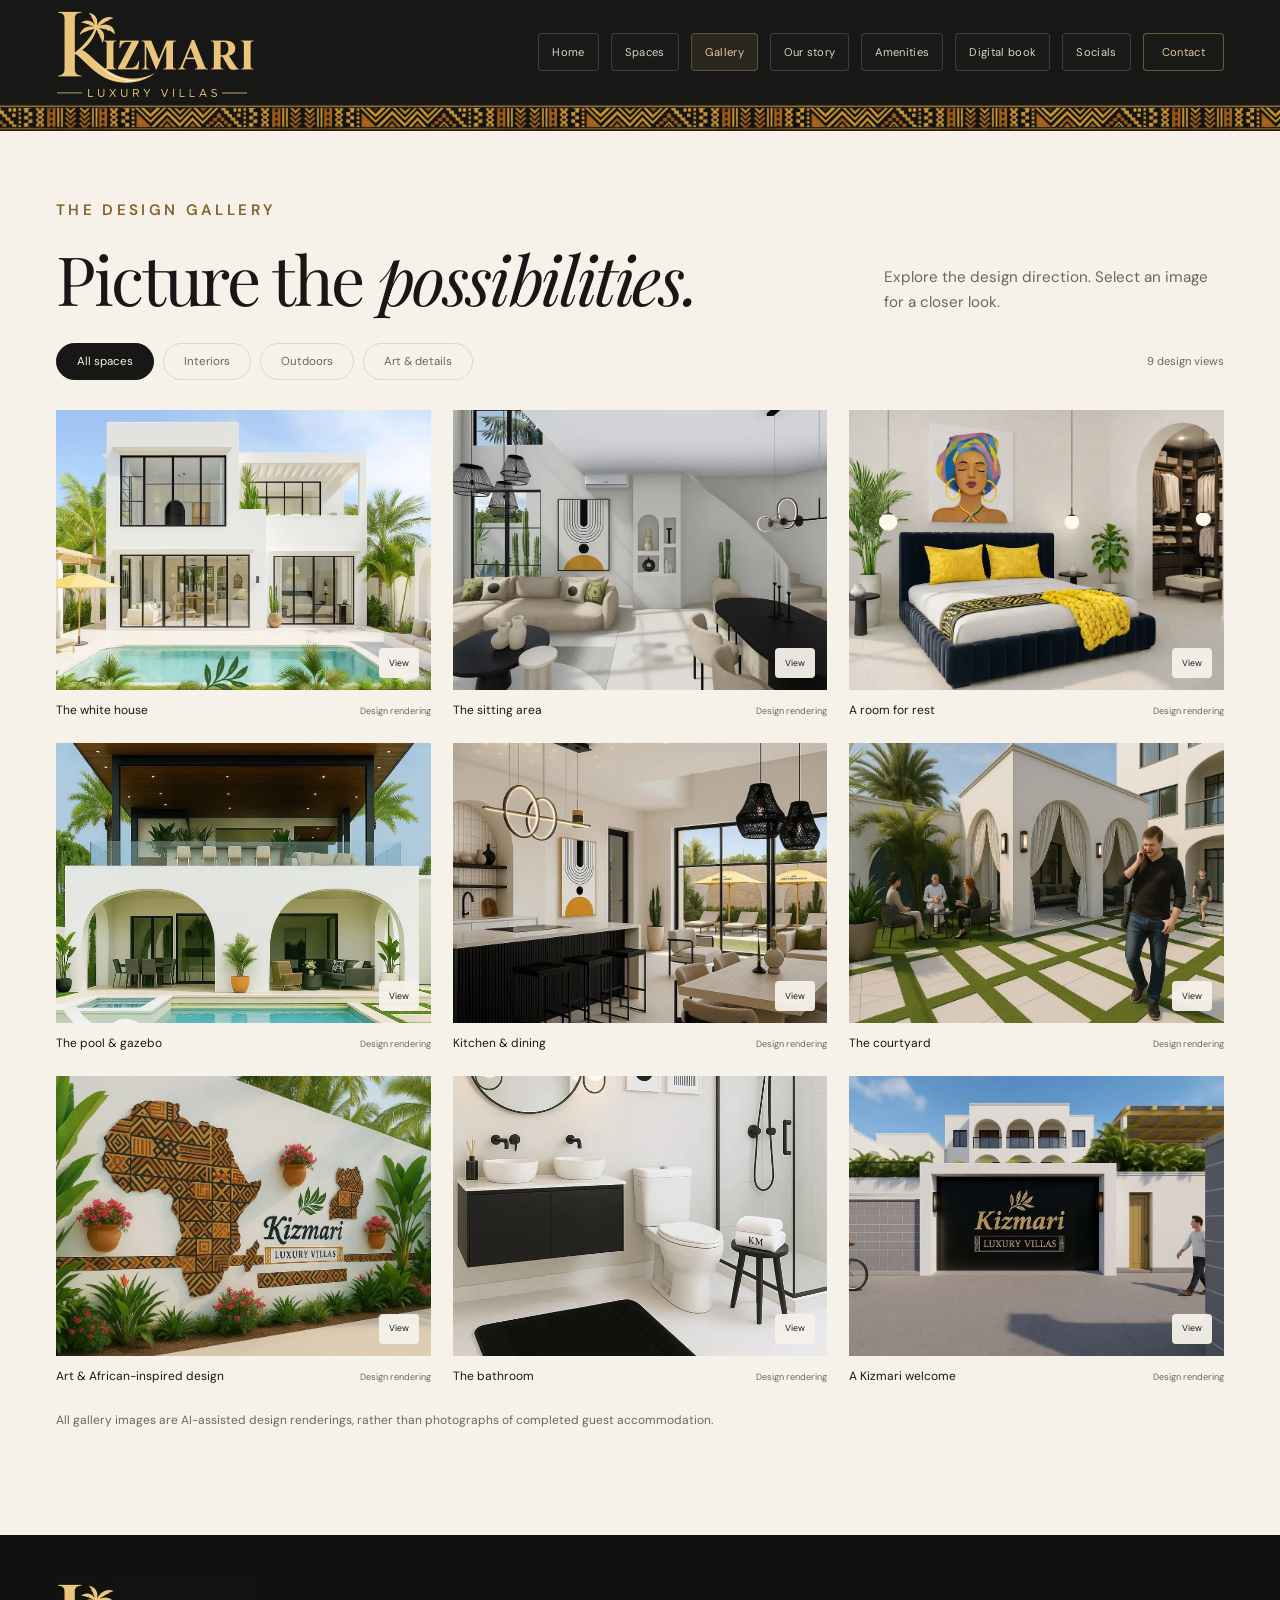
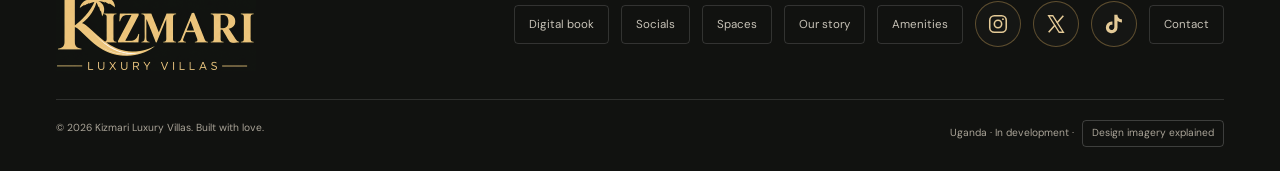
<file: gallery.html>
<!doctype html><html lang="en"><head><meta charset="utf-8"><meta name="viewport" content="width=device-width,initial-scale=1"><meta name="theme-color" content="#171715"><title>Design Gallery | Kizmari Luxury Villas</title><meta name="description" content="Explore the Kizmari Luxury Villas design gallery, with views of the interiors, pool, gazebo, courtyard, and African-inspired details."><link rel="canonical" href="https://kizmariluxuryvillas.com/gallery.html"><meta property="og:type" content="website"><meta property="og:site_name" content="Kizmari Luxury Villas"><meta property="og:title" content="Design Gallery | Kizmari Luxury Villas"><meta property="og:description" content="Explore the Kizmari Luxury Villas design gallery, with views of the interiors, pool, gazebo, courtyard, and African-inspired details."><meta property="og:url" content="https://kizmariluxuryvillas.com/gallery.html"><meta property="og:image" content="https://kizmariluxuryvillas.com/kizmari-villa.webp"><meta name="twitter:card" content="summary_large_image"><link rel="icon" href="kizmari-official-logo.png" type="image/png"><link rel="preconnect" href="https://fonts.googleapis.com"><link rel="preconnect" href="https://fonts.gstatic.com" crossorigin><link href="https://fonts.googleapis.com/css2?family=DM+Sans:wght@400;450;500;550;600;650&family=Playfair+Display:ital,wght@0,400;0,500;0,600;1,400;1,500&display=swap" rel="stylesheet"><link rel="stylesheet" href="styles-5b65aebfd31a.css"><script src="site-c0b2e8eeafc7.js" defer></script><style id="logo-critical">.official-logo{position:relative;display:block;overflow:hidden;width:200px;height:94px;flex-shrink:0;mix-blend-mode:lighten}.official-logo img{position:absolute;width:270px;height:270px;max-width:none;left:-38.75px;top:-83.75px}.nav{height:104px}.nav-links.open{top:104px}@media(max-width:900px){.nav{height:86px}.nav-links,.nav-links.open{top:86px}.official-logo{width:165px;height:78px}.official-logo img{width:222.75px;height:222.75px;left:-31.97px;top:-69.09px}}@media(max-width:600px){.nav{height:80px}.nav-links,.nav-links.open{top:80px}.official-logo{width:155px;height:73px}.official-logo img{width:209.25px;height:209.25px;left:-30.03px;top:-64.91px}}</style><link rel="stylesheet" href="socials.css?v=20261112"></head><body><a class="skip" href="#main">Skip to content</a><header class="site-header">
    <div class="wrap nav">
      <a class="brand" href="index.html" aria-label="Kizmari Luxury Villas home"><span class="official-logo"><img src="kizmari-official-logo.png" alt="Kizmari Luxury Villas" width="270" height="270"></span></a>
      <button class="menu-button" type="button" aria-controls="navigation" aria-expanded="false" id="menu-toggle">Menu +</button>
      <nav class="nav-links" id="navigation" aria-label="Main navigation"><a href="index.html">Home</a><a href="spaces.html">Spaces</a><a href="gallery.html" aria-current="page">Gallery</a><a href="story.html">Our story</a><a href="amenities.html">Amenities</a><a href="christmas-book.html">Digital book</a><a href="socials.html">Socials</a><a href="contact.html" class="nav-contact">Contact</a></nav>
    </div>
    <div class="pattern" aria-hidden="true"></div>
  </header><main class="page-main" id="main"><section class="section" id="gallery" aria-labelledby="gallery-title"><div class="wrap">
      <div class="section-intro gallery-intro"><div><p class="eyebrow">The design gallery</p><h1 class="page-title" id="gallery-title">Picture the <em>possibilities.</em></h1></div><p>Explore the design direction. Select an image for a closer look.</p></div>
      <div class="gallery-tools" role="group" aria-label="Filter gallery"><button class="filter" type="button" data-filter="all" aria-pressed="true">All spaces</button><button class="filter" type="button" data-filter="interiors" aria-pressed="false">Interiors</button><button class="filter" type="button" data-filter="outdoors" aria-pressed="false">Outdoors</button><button class="filter" type="button" data-filter="details" aria-pressed="false">Art &amp; details</button><span id="gallery-count" class="gallery-count" aria-live="polite">9 design views</span></div>
      <div class="gallery-grid" id="gallery-grid">
        <button class="gallery-item" type="button" data-category="outdoors" data-title="The white house" aria-label="Enlarge design rendering: The white house"><span class="gallery-thumb"><img src="kizmari-villa.webp" alt="White villa and pool design" width="1500" height="872" loading="lazy"><span class="expand" aria-hidden="true">View</span></span><span class="gallery-caption">The white house<small>Design rendering</small></span></button>
        <button class="gallery-item" type="button" data-category="interiors" data-title="The sitting area" aria-label="Enlarge design rendering: The sitting area"><span class="gallery-thumb"><img src="kizmari-living.webp" alt="Sitting-area design with sculptural seating and an open kitchen" width="1100" height="733" loading="lazy"><span class="expand" aria-hidden="true">View</span></span><span class="gallery-caption">The sitting area<small>Design rendering</small></span></button>
        <button class="gallery-item" type="button" data-category="interiors" data-title="A room for rest" aria-label="Enlarge design rendering: A room for rest"><span class="gallery-thumb"><img src="kizmari-bedroom.webp" alt="Bedroom design with warm golden textiles and artwork" width="1100" height="733" loading="lazy"><span class="expand" aria-hidden="true">View</span></span><span class="gallery-caption">A room for rest<small>Design rendering</small></span></button>
        <button class="gallery-item" type="button" data-category="outdoors" data-title="The pool & gazebo" aria-label="Enlarge design rendering: The pool and gazebo"><span class="gallery-thumb"><img src="kizmari-pool.webp" alt="Pool and gazebo design with white arches and a timber roof" width="733" height="1100" loading="lazy"><span class="expand" aria-hidden="true">View</span></span><span class="gallery-caption">The pool &amp; gazebo<small>Design rendering</small></span></button>
        <button class="gallery-item" type="button" data-category="interiors" data-title="Kitchen & dining" aria-label="Enlarge design rendering: Kitchen and dining"><span class="gallery-thumb"><img src="kizmari-kitchen.webp" alt="Black kitchen island with pendant lights and adjoining dining area" width="1024" height="1024" loading="lazy"><span class="expand" aria-hidden="true">View</span></span><span class="gallery-caption">Kitchen &amp; dining<small>Design rendering</small></span></button>
        <button class="gallery-item" type="button" data-category="outdoors" data-title="The courtyard" aria-label="Enlarge design rendering: The courtyard"><span class="gallery-thumb"><img src="kizmari-courtyard.webp" alt="Courtyard design with geometric paving, arches, and a seating area" width="1100" height="733" loading="lazy"><span class="expand" aria-hidden="true">View</span></span><span class="gallery-caption">The courtyard<small>Design rendering</small></span></button>
        <button class="gallery-item" type="button" data-category="details" data-title="Art & African-inspired design" aria-label="Enlarge design rendering: Art and African-inspired design"><span class="gallery-thumb"><img src="kizmari-art.webp" alt="Wall design with African-inspired geometric patterns and the Kizmari name" width="1100" height="733" loading="lazy"><span class="expand" aria-hidden="true">View</span></span><span class="gallery-caption">Art &amp; African-inspired design<small>Design rendering</small></span></button>
        <button class="gallery-item" type="button" data-category="interiors" data-title="The bathroom" aria-label="Enlarge design rendering: The bathroom"><span class="gallery-thumb"><img src="kizmari-bath.webp" alt="Bathroom design with a round mirror, black vanity, and walk-in shower" width="733" height="1100" loading="lazy"><span class="expand" aria-hidden="true">View</span></span><span class="gallery-caption">The bathroom<small>Design rendering</small></span></button>
        <button class="gallery-item" type="button" data-category="outdoors" data-title="A Kizmari welcome" aria-label="Enlarge design rendering: A Kizmari welcome"><span class="gallery-thumb"><img src="kizmari-entrance.webp" alt="Exterior entrance design with the Kizmari name on a black gate" width="1100" height="733" loading="lazy"><span class="expand" aria-hidden="true">View</span></span><span class="gallery-caption">A Kizmari welcome<small>Design rendering</small></span></button>
      </div>
      <p class="gallery-note">All gallery images are AI-assisted design renderings, rather than photographs of completed guest accommodation.</p>
    </div></section><dialog class="dialog" id="gallery-dialog" aria-labelledby="dialog-title"><div class="dialog-top"><span id="dialog-position"></span><button class="dialog-close" type="button" aria-label="Close gallery">✕</button></div><img id="dialog-image" alt=""><div class="dialog-bottom"><div><h3 id="dialog-title"></h3><p>AI-assisted design rendering. Final spaces and finishes may differ.</p></div><div class="dialog-arrows"><button class="dialog-arrow" type="button" id="gallery-prev" aria-label="Previous image">Previous</button><button class="dialog-arrow" type="button" id="gallery-next" aria-label="Next image">Next</button></div></div></dialog></main><footer><div class="wrap"><div class="footer-top"><a class="brand" href="index.html" aria-label="Kizmari Luxury Villas home"><span class="official-logo"><img src="kizmari-official-logo.png" alt="Kizmari Luxury Villas" width="270" height="270"></span></a><nav class="footer-links" aria-label="Footer navigation"><a href="christmas-book.html">Digital book</a><a href="socials.html">Socials</a><a href="spaces.html">Spaces</a><a href="story.html">Our story</a><a href="amenities.html">Amenities</a><a class="social-button" href="https://www.instagram.com/kizmariluxuryvillas/" target="_blank" rel="noopener noreferrer" aria-label="Kizmari Luxury Villas on Instagram"><svg viewBox="0 0 24 24" aria-hidden="true" focusable="false"><rect x="3" y="3" width="18" height="18" rx="5" fill="none" stroke="currentColor" stroke-width="1.7"/><circle cx="12" cy="12" r="4" fill="none" stroke="currentColor" stroke-width="1.7"/><circle cx="17.4" cy="6.7" r="1" fill="currentColor"/></svg><span>Instagram</span></a><a class="social-button" href="https://x.com/KizmariLuxury" target="_blank" rel="noopener noreferrer" aria-label="Kizmari Luxury Villas on X"><svg viewBox="0 0 24 24" aria-hidden="true" focusable="false"><path d="M4 3h4.5L20 21h-4.5L4 3Z" fill="none" stroke="currentColor" stroke-width="1.5"/><path d="m20 3-7 8M4 21l7-8" fill="none" stroke="currentColor" stroke-width="1.7"/></svg><span>X</span></a><a class="social-button" href="https://www.tiktok.com/@kizmariluxuryvillas" target="_blank" rel="noopener noreferrer" aria-label="Kizmari Luxury Villas on TikTok"><svg viewBox="0 0 24 24" aria-hidden="true" focusable="false"><path fill="currentColor" d="M19.59 6.69a4.83 4.83 0 0 1-3.77-4.25V2h-3.45v13.67a2.89 2.89 0 0 1-5.2 1.74 2.89 2.89 0 0 1 2.31-4.64c.29 0 .57.04.83.13V9.4a6.29 6.29 0 0 0-.84-.05A6.34 6.34 0 0 0 3.14 15.69a6.34 6.34 0 0 0 10.86 4.44 6.3 6.3 0 0 0 1.82-4.44V8.7a8.26 8.26 0 0 0 4.83 1.55V6.81c-.36 0-.72-.04-1.06-.12Z"/></svg><span>TikTok</span></a><a href="contact.html">Contact</a></nav></div><div class="footer-bottom"><p>© <span id="copyright-year" style="display:inline">2026</span> Kizmari Luxury Villas. Built with love.</p><span>Uganda · In development · <a href="contact.html#questions">Design imagery explained</a></span></div></div></footer><script type="application/ld+json">{"@context": "https://schema.org", "@type": "Organization", "name": "Kizmari Luxury Villas", "url": "https://kizmariluxuryvillas.com/", "description": "A family villa project taking shape in Uganda.", "email": "kizmariluxuryvillas@gmail.com", "sameAs": ["https://www.instagram.com/kizmariluxuryvillas/", "https://x.com/KizmariLuxury", "https://www.tiktok.com/@kizmariluxuryvillas"]}</script></body></html>
</file>
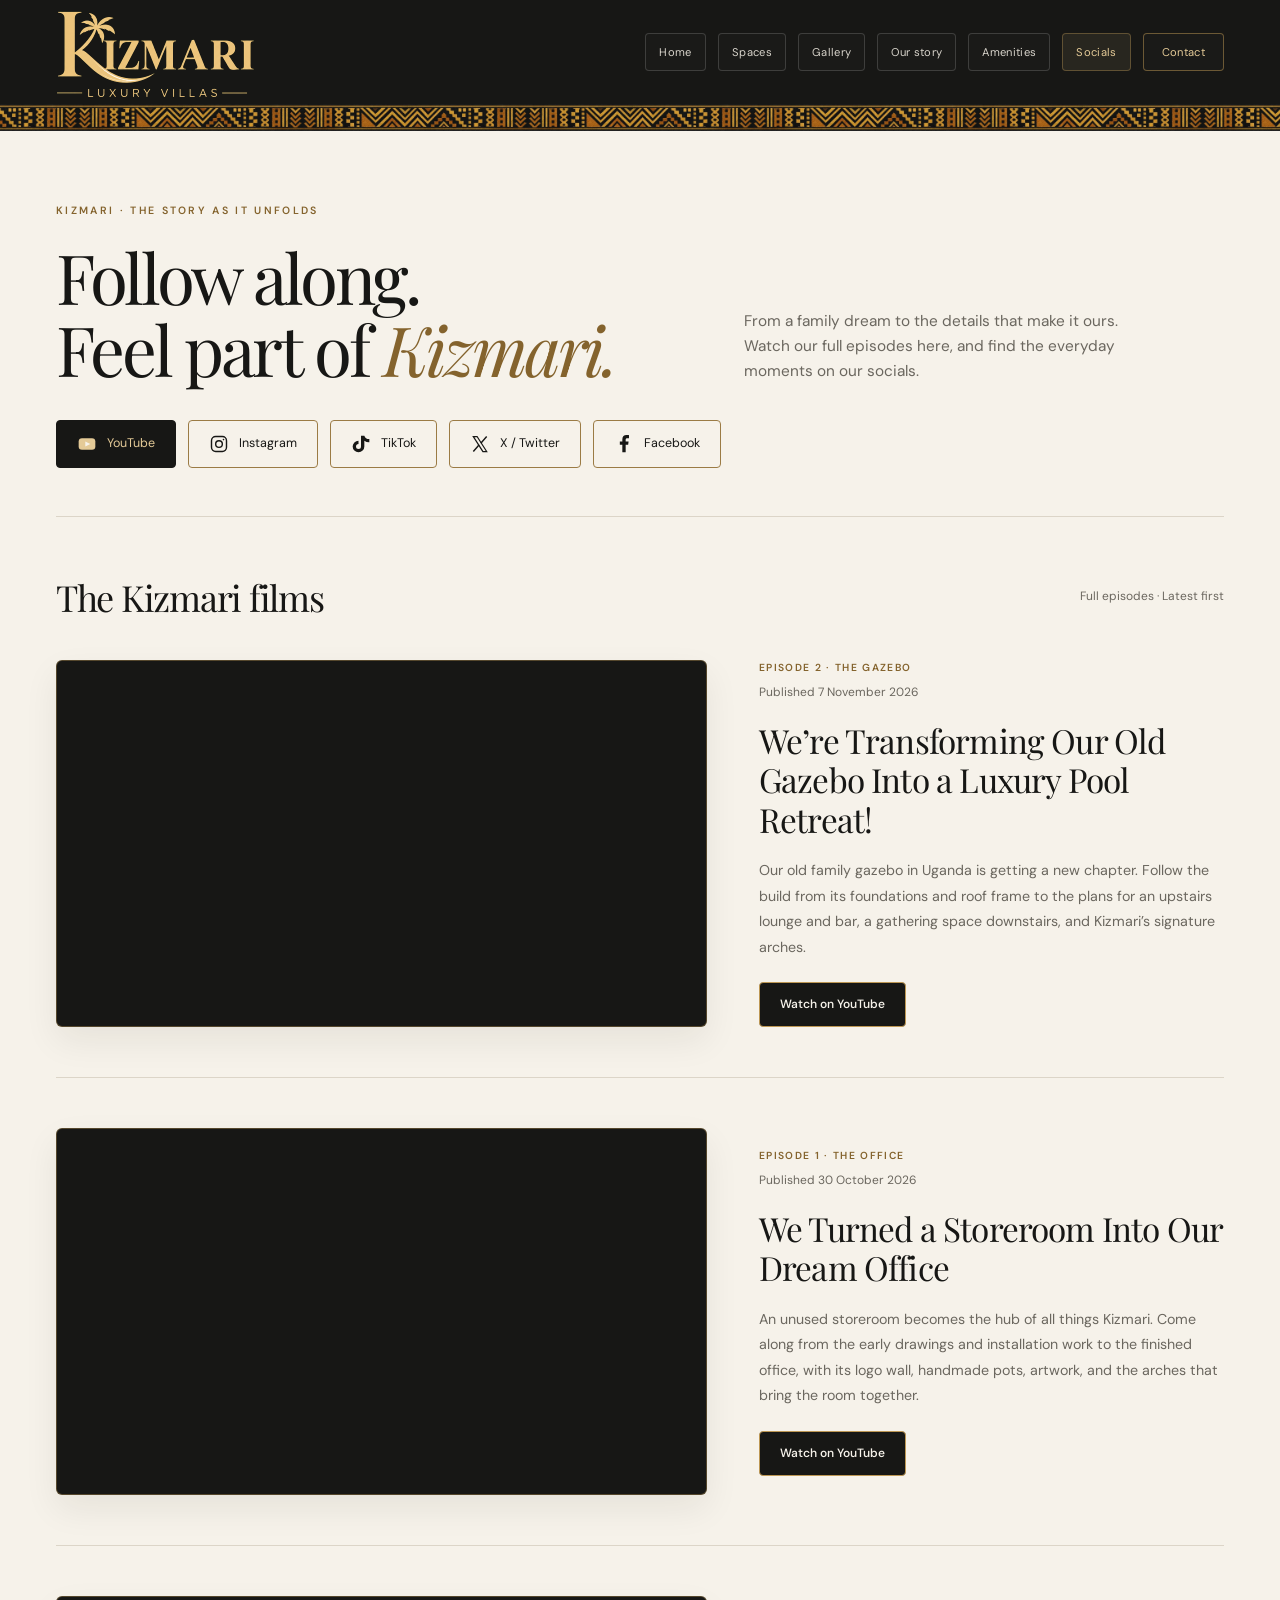
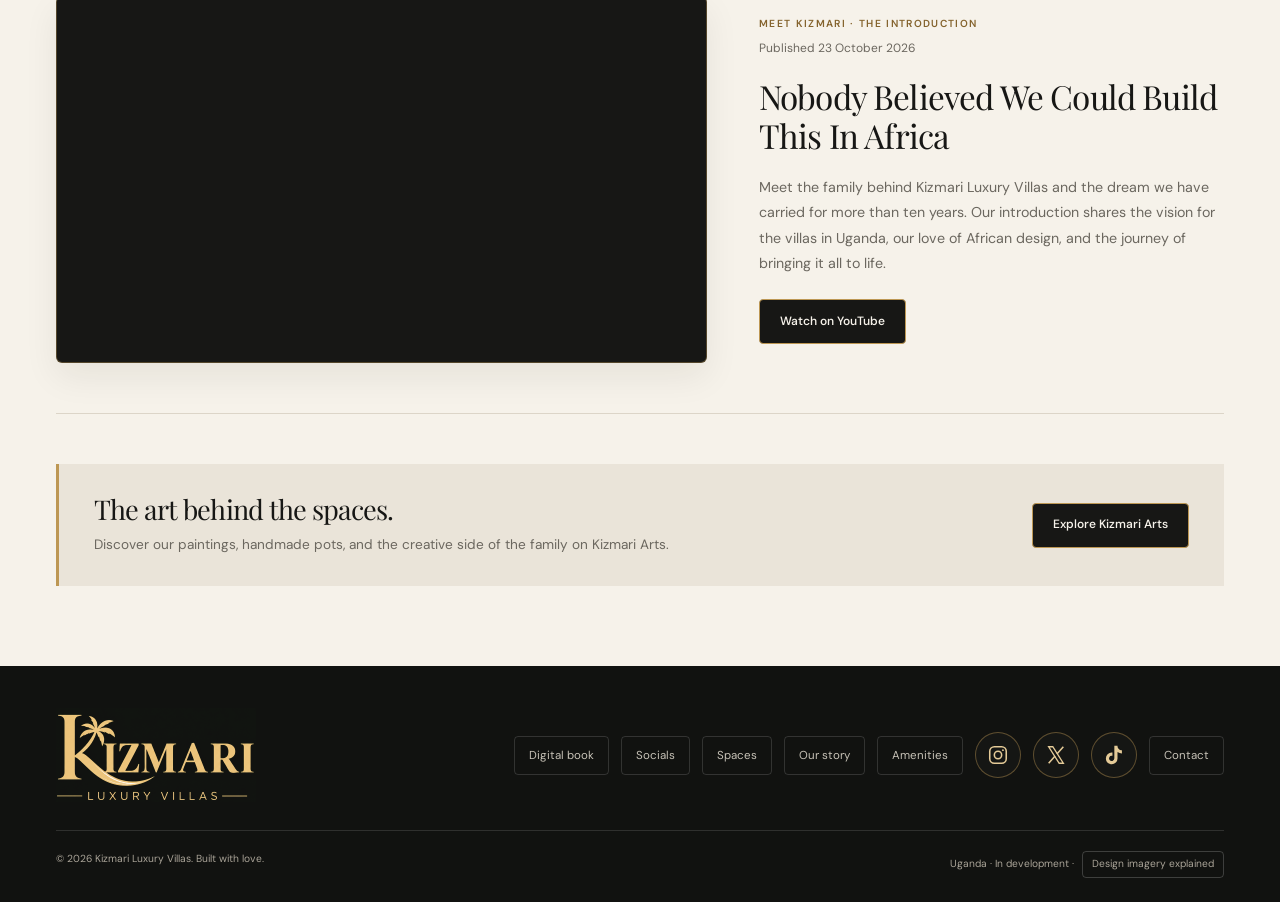
<file: socials.html>
<!doctype html><html lang="en"><head><meta charset="utf-8"><meta name="viewport" content="width=device-width,initial-scale=1"><meta name="theme-color" content="#171715"><title>Socials &amp; Films | Kizmari Luxury Villas</title><meta name="description" content="Watch full Kizmari Luxury Villas episodes, explore our family journey in Uganda, and follow us on YouTube, Instagram, TikTok, X, and Facebook."><link rel="canonical" href="https://kizmariluxuryvillas.com/socials.html"><meta property="og:type" content="website"><meta property="og:site_name" content="Kizmari Luxury Villas"><meta property="og:title" content="Socials &amp; Films | Kizmari Luxury Villas"><meta property="og:description" content="Watch full Kizmari Luxury Villas episodes, explore our family journey in Uganda, and follow us on YouTube, Instagram, TikTok, X, and Facebook."><meta property="og:url" content="https://kizmariluxuryvillas.com/socials.html"><meta property="og:image" content="https://kizmariluxuryvillas.com/kizmari-villa.webp"><meta name="twitter:card" content="summary_large_image"><link rel="icon" href="kizmari-official-logo.png" type="image/png"><link rel="preconnect" href="https://fonts.googleapis.com"><link rel="preconnect" href="https://fonts.gstatic.com" crossorigin><link href="https://fonts.googleapis.com/css2?family=DM+Sans:wght@400;450;500;550;600;650&family=Playfair+Display:ital,wght@0,400;0,500;0,600;1,400;1,500&display=swap" rel="stylesheet"><link rel="stylesheet" href="styles-5b65aebfd31a.css"><script src="site-c0b2e8eeafc7.js" defer></script><style id="logo-critical">.official-logo{position:relative;display:block;overflow:hidden;width:200px;height:94px;flex-shrink:0;mix-blend-mode:lighten}.official-logo img{position:absolute;width:270px;height:270px;max-width:none;left:-38.75px;top:-83.75px}.nav{height:104px}.nav-links.open{top:104px}@media(max-width:900px){.nav{height:86px}.nav-links,.nav-links.open{top:86px}.official-logo{width:165px;height:78px}.official-logo img{width:222.75px;height:222.75px;left:-31.97px;top:-69.09px}}@media(max-width:600px){.nav{height:80px}.nav-links,.nav-links.open{top:80px}.official-logo{width:155px;height:73px}.official-logo img{width:209.25px;height:209.25px;left:-30.03px;top:-64.91px}}</style><link rel="stylesheet" href="socials.css?v=20261112"></head><body><a class="skip" href="#main">Skip to content</a><header class="site-header">
    <div class="wrap nav">
      <a class="brand" href="index.html" aria-label="Kizmari Luxury Villas home"><span class="official-logo"><img src="kizmari-official-logo.png" alt="Kizmari Luxury Villas" width="270" height="270"></span></a>
      <button class="menu-button" type="button" aria-controls="navigation" aria-expanded="false" id="menu-toggle">Menu +</button>
      <nav class="nav-links" id="navigation" aria-label="Main navigation"><a href="index.html">Home</a><a href="spaces.html">Spaces</a><a href="gallery.html">Gallery</a><a href="story.html">Our story</a><a href="amenities.html">Amenities</a><a href="socials.html" aria-current="page">Socials</a><a href="contact.html" class="nav-contact">Contact</a></nav>
    </div>
    <div class="pattern" aria-hidden="true"></div>
  </header><main class="page-main" id="main">
  <section class="socials-intro wrap" aria-labelledby="socials-title">
    <p class="eyebrow">Kizmari · The story as it unfolds</p>
    <div class="socials-heading"><h1 id="socials-title">Follow along.<br>Feel part of <em>Kizmari.</em></h1><p>From a family dream to the details that make it ours. Watch our full episodes here, and find the everyday moments on our socials.</p></div>
    <nav class="socials-platforms" aria-label="Follow Kizmari on social media"><a class="youtube-link" href="https://www.youtube.com/@KizmariLuxuryVillas" target="_blank" rel="noopener noreferrer" aria-label="Kizmari Luxury Villas on YouTube"><svg viewBox="0 0 24 24" aria-hidden="true" focusable="false"><rect x="2" y="5" width="20" height="14" rx="4" fill="currentColor"/><path d="m10 9 6 3-6 3Z" fill="var(--paper)"/></svg><span>YouTube</span></a><a class="platform-link" href="https://www.instagram.com/kizmariluxuryvillas/" target="_blank" rel="noopener noreferrer" aria-label="Kizmari Luxury Villas on Instagram"><svg viewBox="0 0 24 24" aria-hidden="true" focusable="false"><rect x="3" y="3" width="18" height="18" rx="5" fill="none" stroke="currentColor" stroke-width="1.7"/><circle cx="12" cy="12" r="4" fill="none" stroke="currentColor" stroke-width="1.7"/><circle cx="17.4" cy="6.7" r="1" fill="currentColor"/></svg><span>Instagram</span></a><a class="platform-link" href="https://www.tiktok.com/@kizmariluxuryvillas" target="_blank" rel="noopener noreferrer" aria-label="Kizmari Luxury Villas on TikTok"><svg viewBox="0 0 24 24" aria-hidden="true" focusable="false"><path fill="currentColor" d="M16 2h-4v13a3 3 0 1 1-3-3V8a7 7 0 1 0 7 7V8a9 9 0 0 0 6 2V6a6 6 0 0 1-6-4Z"/></svg><span>TikTok</span></a><a class="platform-link" href="https://x.com/KizmariLuxury" target="_blank" rel="noopener noreferrer" aria-label="Kizmari Luxury Villas on X / Twitter"><svg viewBox="0 0 24 24" aria-hidden="true" focusable="false"><path d="M4 3h4.5L20 21h-4.5L4 3Z" fill="none" stroke="currentColor" stroke-width="1.5"/><path d="m20 3-7 8M4 21l7-8" fill="none" stroke="currentColor" stroke-width="1.7"/></svg><span>X / Twitter</span></a><a class="platform-link" href="https://www.facebook.com/profile.php?id=61577867423547" target="_blank" rel="noopener noreferrer" aria-label="Kizmari Luxury Villas on Facebook"><svg viewBox="0 0 24 24" aria-hidden="true" focusable="false"><path fill="currentColor" d="M14 22v-9h3l.5-4H14V7c0-1.2.4-2 2-2h2V1.5c-.4-.1-1.7-.2-3-.2-3 0-5 1.8-5 5.2V9H7v4h3v9Z"/></svg><span>Facebook</span></a></nav>
  </section>
  <section class="episodes wrap" aria-labelledby="episodes-title">
    <div class="episodes-heading"><h2 id="episodes-title">The Kizmari films</h2><p>Full episodes · Latest first</p></div>
    <article class="video-entry" id="video-PtuDM7toyKE" aria-labelledby="title-PtuDM7toyKE">
      <div class="video-player"><iframe width="1280" height="720" src="https://www.youtube-nocookie.com/embed/PtuDM7toyKE?rel=0&amp;playsinline=1" title="We’re Transforming Our Old Gazebo Into a Luxury Pool Retreat!" loading="lazy" referrerpolicy="strict-origin-when-cross-origin" allow="accelerometer; autoplay; clipboard-write; encrypted-media; gyroscope; picture-in-picture; web-share" allowfullscreen></iframe></div>
      <div class="video-copy"><p class="eyebrow">Episode 2 · The Gazebo</p><time datetime="2026-11-07">Published 7 November 2026</time><h3 id="title-PtuDM7toyKE">We’re Transforming Our Old Gazebo Into a Luxury Pool Retreat!</h3><p>Our old family gazebo in Uganda is getting a new chapter. Follow the build from its foundations and roof frame to the plans for an upstairs lounge and bar, a gathering space downstairs, and Kizmari’s signature arches.</p><a class="text-link" href="https://www.youtube.com/watch?v=PtuDM7toyKE" target="_blank" rel="noopener noreferrer" aria-label="Watch We’re Transforming Our Old Gazebo Into a Luxury Pool Retreat! on YouTube">Watch on YouTube</a></div>
    </article><article class="video-entry" id="video-RDrC-ucEdAs" aria-labelledby="title-RDrC-ucEdAs">
      <div class="video-player"><iframe width="1280" height="720" src="https://www.youtube-nocookie.com/embed/RDrC-ucEdAs?rel=0&amp;playsinline=1" title="We Turned a Storeroom Into Our Dream Office" loading="lazy" referrerpolicy="strict-origin-when-cross-origin" allow="accelerometer; autoplay; clipboard-write; encrypted-media; gyroscope; picture-in-picture; web-share" allowfullscreen></iframe></div>
      <div class="video-copy"><p class="eyebrow">Episode 1 · The Office</p><time datetime="2026-10-30">Published 30 October 2026</time><h3 id="title-RDrC-ucEdAs">We Turned a Storeroom Into Our Dream Office</h3><p>An unused storeroom becomes the hub of all things Kizmari. Come along from the early drawings and installation work to the finished office, with its logo wall, handmade pots, artwork, and the arches that bring the room together.</p><a class="text-link" href="https://www.youtube.com/watch?v=RDrC-ucEdAs" target="_blank" rel="noopener noreferrer" aria-label="Watch We Turned a Storeroom Into Our Dream Office on YouTube">Watch on YouTube</a></div>
    </article><article class="video-entry" id="video-099NSH02BeQ" aria-labelledby="title-099NSH02BeQ">
      <div class="video-player"><iframe width="1280" height="720" src="https://www.youtube-nocookie.com/embed/099NSH02BeQ?rel=0&amp;playsinline=1" title="Nobody Believed We Could Build This In Africa" loading="lazy" referrerpolicy="strict-origin-when-cross-origin" allow="accelerometer; autoplay; clipboard-write; encrypted-media; gyroscope; picture-in-picture; web-share" allowfullscreen></iframe></div>
      <div class="video-copy"><p class="eyebrow">Meet Kizmari · The Introduction</p><time datetime="2026-10-23">Published 23 October 2026</time><h3 id="title-099NSH02BeQ">Nobody Believed We Could Build This In Africa</h3><p>Meet the family behind Kizmari Luxury Villas and the dream we have carried for more than ten years. Our introduction shares the vision for the villas in Uganda, our love of African design, and the journey of bringing it all to life.</p><a class="text-link" href="https://www.youtube.com/watch?v=099NSH02BeQ" target="_blank" rel="noopener noreferrer" aria-label="Watch Nobody Believed We Could Build This In Africa on YouTube">Watch on YouTube</a></div>
    </article>
    <aside class="arts-note" aria-labelledby="arts-title"><div><h2 id="arts-title">The art behind the spaces.</h2><p>Discover our paintings, handmade pots, and the creative side of the family on Kizmari Arts.</p></div><a class="text-link" href="https://www.youtube.com/@KizmariArts" target="_blank" rel="noopener noreferrer">Explore Kizmari Arts</a></aside>
  </section>
</main><footer><div class="wrap"><div class="footer-top"><a class="brand" href="index.html" aria-label="Kizmari Luxury Villas home"><span class="official-logo"><img src="kizmari-official-logo.png" alt="Kizmari Luxury Villas" width="270" height="270"></span></a><nav class="footer-links" aria-label="Footer navigation"><a href="christmas-book.html">Digital book</a><a href="socials.html">Socials</a><a href="spaces.html">Spaces</a><a href="story.html">Our story</a><a href="amenities.html">Amenities</a><a class="social-button" href="https://www.instagram.com/kizmariluxuryvillas/" target="_blank" rel="noopener noreferrer" aria-label="Kizmari Luxury Villas on Instagram"><svg viewBox="0 0 24 24" aria-hidden="true" focusable="false"><rect x="3" y="3" width="18" height="18" rx="5" fill="none" stroke="currentColor" stroke-width="1.7"/><circle cx="12" cy="12" r="4" fill="none" stroke="currentColor" stroke-width="1.7"/><circle cx="17.4" cy="6.7" r="1" fill="currentColor"/></svg><span>Instagram</span></a><a class="social-button" href="https://x.com/KizmariLuxury" target="_blank" rel="noopener noreferrer" aria-label="Kizmari Luxury Villas on X"><svg viewBox="0 0 24 24" aria-hidden="true" focusable="false"><path d="M4 3h4.5L20 21h-4.5L4 3Z" fill="none" stroke="currentColor" stroke-width="1.5"/><path d="m20 3-7 8M4 21l7-8" fill="none" stroke="currentColor" stroke-width="1.7"/></svg><span>X</span></a><a class="social-button" href="https://www.tiktok.com/@kizmariluxuryvillas" target="_blank" rel="noopener noreferrer" aria-label="Kizmari Luxury Villas on TikTok"><svg viewBox="0 0 24 24" aria-hidden="true" focusable="false"><path fill="currentColor" d="M19.59 6.69a4.83 4.83 0 0 1-3.77-4.25V2h-3.45v13.67a2.89 2.89 0 0 1-5.2 1.74 2.89 2.89 0 0 1 2.31-4.64c.29 0 .57.04.83.13V9.4a6.29 6.29 0 0 0-.84-.05A6.34 6.34 0 0 0 3.14 15.69a6.34 6.34 0 0 0 10.86 4.44 6.3 6.3 0 0 0 1.82-4.44V8.7a8.26 8.26 0 0 0 4.83 1.55V6.81c-.36 0-.72-.04-1.06-.12Z"/></svg><span>TikTok</span></a><a href="contact.html">Contact</a></nav></div><div class="footer-bottom"><p>© <span id="copyright-year" style="display:inline">2026</span> Kizmari Luxury Villas. Built with love.</p><span>Uganda · In development · <a href="contact.html#questions">Design imagery explained</a></span></div></div></footer><script type="application/ld+json">{"@context": "https://schema.org", "@type": "Organization", "name": "Kizmari Luxury Villas", "url": "https://kizmariluxuryvillas.com/", "description": "A family villa project taking shape in Uganda.", "email": "kizmariluxuryvillas@gmail.com", "sameAs": ["https://www.instagram.com/kizmariluxuryvillas/", "https://x.com/KizmariLuxury", "https://www.tiktok.com/@kizmariluxuryvillas"]}</script></body></html>
</file>
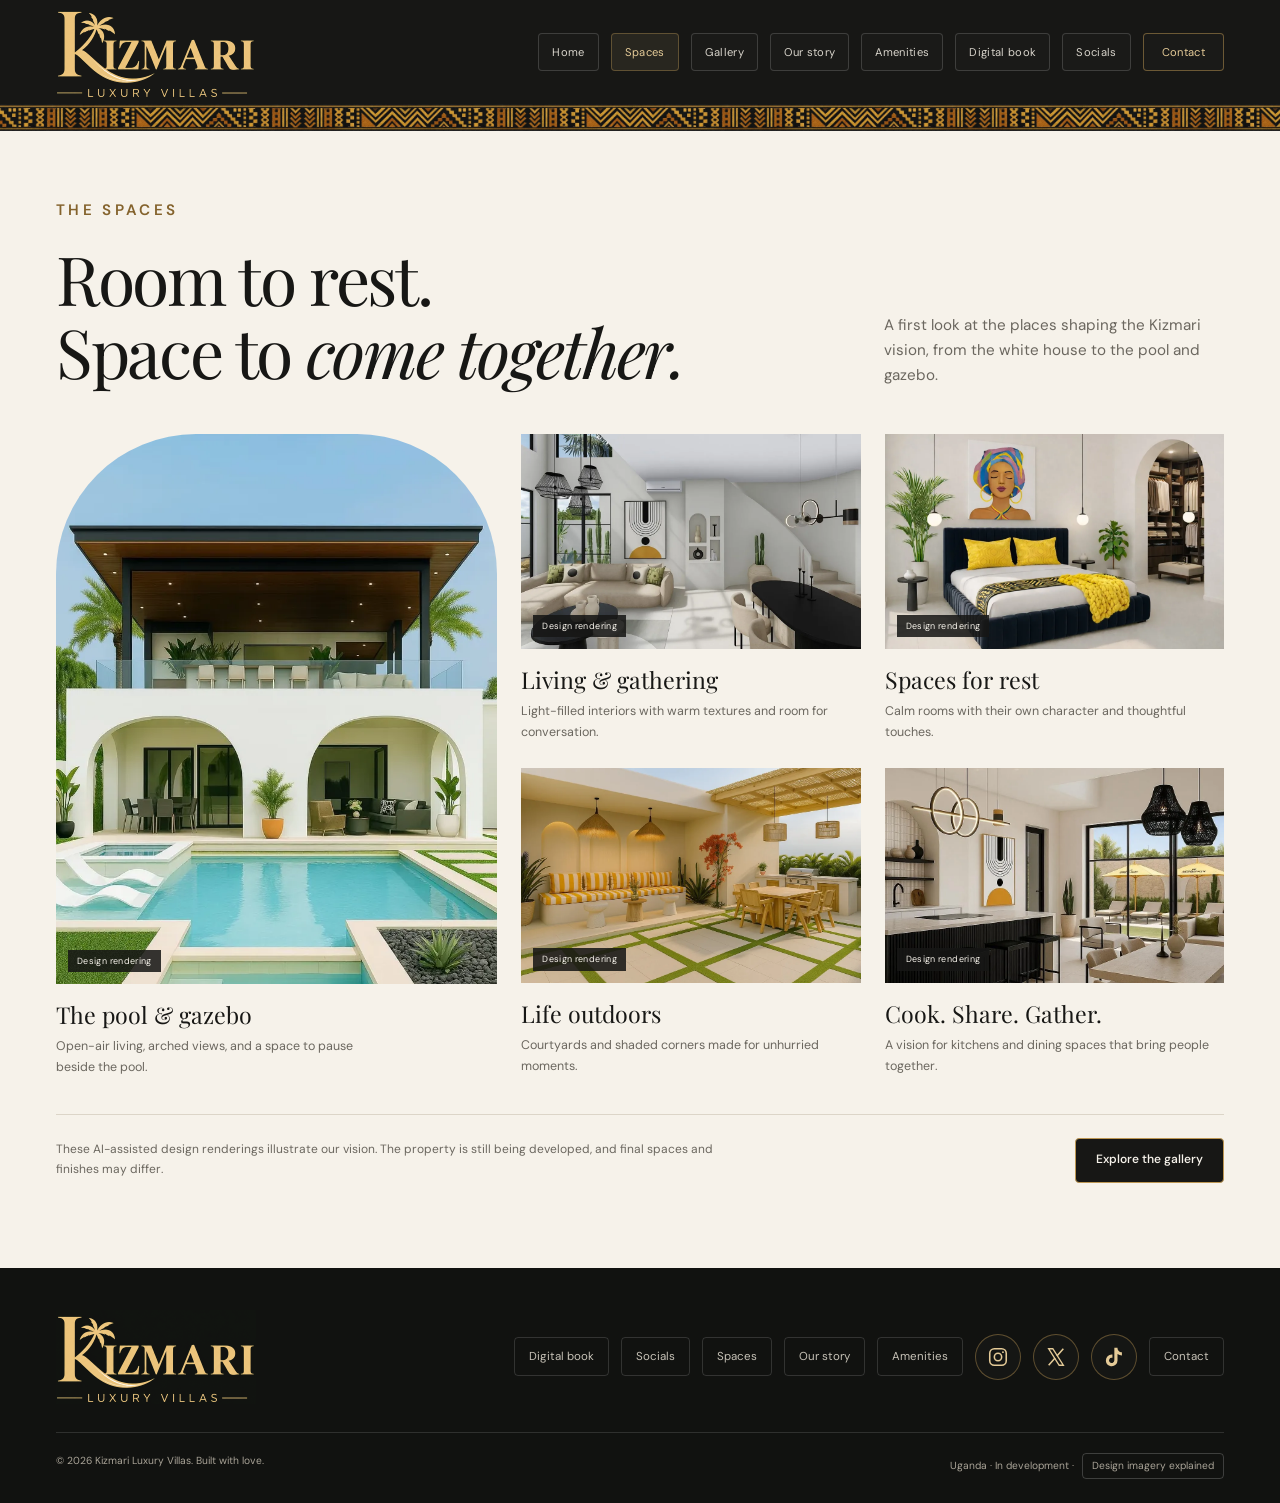
<file: spaces.html>
<!doctype html><html lang="en"><head><meta charset="utf-8"><meta name="viewport" content="width=device-width,initial-scale=1"><meta name="theme-color" content="#171715"><title>The Spaces | Kizmari Luxury Villas</title><meta name="description" content="Explore Kizmari’s villa design: the white house, pool and gazebo, living spaces, bedrooms, kitchens, and outdoor courtyards."><link rel="canonical" href="https://kizmariluxuryvillas.com/spaces.html"><meta property="og:type" content="website"><meta property="og:site_name" content="Kizmari Luxury Villas"><meta property="og:title" content="The Spaces | Kizmari Luxury Villas"><meta property="og:description" content="Explore Kizmari’s villa design: the white house, pool and gazebo, living spaces, bedrooms, kitchens, and outdoor courtyards."><meta property="og:url" content="https://kizmariluxuryvillas.com/spaces.html"><meta property="og:image" content="https://kizmariluxuryvillas.com/kizmari-villa.webp"><meta name="twitter:card" content="summary_large_image"><link rel="icon" href="kizmari-official-logo.png" type="image/png"><link rel="preconnect" href="https://fonts.googleapis.com"><link rel="preconnect" href="https://fonts.gstatic.com" crossorigin><link href="https://fonts.googleapis.com/css2?family=DM+Sans:wght@400;450;500;550;600;650&family=Playfair+Display:ital,wght@0,400;0,500;0,600;1,400;1,500&display=swap" rel="stylesheet"><link rel="stylesheet" href="styles-5b65aebfd31a.css"><script src="site-c0b2e8eeafc7.js" defer></script><style id="logo-critical">.official-logo{position:relative;display:block;overflow:hidden;width:200px;height:94px;flex-shrink:0;mix-blend-mode:lighten}.official-logo img{position:absolute;width:270px;height:270px;max-width:none;left:-38.75px;top:-83.75px}.nav{height:104px}.nav-links.open{top:104px}@media(max-width:900px){.nav{height:86px}.nav-links,.nav-links.open{top:86px}.official-logo{width:165px;height:78px}.official-logo img{width:222.75px;height:222.75px;left:-31.97px;top:-69.09px}}@media(max-width:600px){.nav{height:80px}.nav-links,.nav-links.open{top:80px}.official-logo{width:155px;height:73px}.official-logo img{width:209.25px;height:209.25px;left:-30.03px;top:-64.91px}}</style><link rel="stylesheet" href="socials.css?v=20261112"></head><body><a class="skip" href="#main">Skip to content</a><header class="site-header">
    <div class="wrap nav">
      <a class="brand" href="index.html" aria-label="Kizmari Luxury Villas home"><span class="official-logo"><img src="kizmari-official-logo.png" alt="Kizmari Luxury Villas" width="270" height="270"></span></a>
      <button class="menu-button" type="button" aria-controls="navigation" aria-expanded="false" id="menu-toggle">Menu +</button>
      <nav class="nav-links" id="navigation" aria-label="Main navigation"><a href="index.html">Home</a><a href="spaces.html" aria-current="page">Spaces</a><a href="gallery.html">Gallery</a><a href="story.html">Our story</a><a href="amenities.html">Amenities</a><a href="christmas-book.html">Digital book</a><a href="socials.html">Socials</a><a href="contact.html" class="nav-contact">Contact</a></nav>
    </div>
    <div class="pattern" aria-hidden="true"></div>
  </header><main class="page-main" id="main"><section class="section spaces" id="spaces" aria-labelledby="spaces-title"><div class="wrap">
      <div class="section-intro"><div><p class="eyebrow">The spaces</p><h1 class="page-title" id="spaces-title">Room to rest.<br>Space to <em>come together.</em></h1></div><p>A first look at the places shaping the Kizmari vision, from the white house to the pool and gazebo.</p></div>
      <div class="space-grid">
        <figure class="space-card"><a class="picture-link" href="gallery.html?view=outdoors" aria-label="Explore outdoor spaces in the gallery"><div class="space-image"><img src="kizmari-pool.webp" alt="Design concept of the pool facing the arched gazebo" width="733" height="1100" loading="lazy"><span class="image-label">Design rendering</span></div><figcaption><h3>The pool &amp; gazebo</h3><p>Open-air living, arched views, and a space to pause beside the pool.</p></figcaption></a></figure>
        <figure class="space-card"><a class="picture-link" href="gallery.html?view=interiors" aria-label="Explore interior spaces in the gallery"><div class="space-image"><img src="kizmari-living.webp" alt="Sitting-area design with cream seating, black accents, and African-inspired art" width="1100" height="733" loading="lazy"><span class="image-label">Design rendering</span></div><figcaption><h3>Living &amp; gathering</h3><p>Light-filled interiors with warm textures and room for conversation.</p></figcaption></a></figure>
        <figure class="space-card"><a class="picture-link" href="gallery.html?view=interiors" aria-label="Explore interior spaces in the gallery"><div class="space-image"><img src="kizmari-bedroom.webp" alt="Bedroom design with a black bed, golden textiles, and a colourful portrait" width="1100" height="733" loading="lazy"><span class="image-label">Design rendering</span></div><figcaption><h3>Spaces for rest</h3><p>Calm rooms with their own character and thoughtful touches.</p></figcaption></a></figure>
        <figure class="space-card"><a class="picture-link" href="gallery.html?view=outdoors" aria-label="Explore outdoor spaces in the gallery"><div class="space-image"><img src="kizmari-outdoor.webp" alt="Outdoor seating and dining design in an arched courtyard" width="1100" height="733" loading="lazy"><span class="image-label">Design rendering</span></div><figcaption><h3>Life outdoors</h3><p>Courtyards and shaded corners made for unhurried moments.</p></figcaption></a></figure>
        <figure class="space-card"><a class="picture-link" href="gallery.html?view=interiors" aria-label="Explore interior spaces in the gallery"><div class="space-image"><img src="kizmari-kitchen.webp" alt="Kitchen design with a black island and adjoining dining area" width="1024" height="1024" loading="lazy"><span class="image-label">Design rendering</span></div><figcaption><h3>Cook. Share. Gather.</h3><p>A vision for kitchens and dining spaces that bring people together.</p></figcaption></a></figure>
      </div>
      <div class="space-note"><p>These AI-assisted design renderings illustrate our vision. The property is still being developed, and final spaces and finishes may differ.</p><a class="text-link" href="gallery.html">Explore the gallery </a></div>
    </div></section></main><footer><div class="wrap"><div class="footer-top"><a class="brand" href="index.html" aria-label="Kizmari Luxury Villas home"><span class="official-logo"><img src="kizmari-official-logo.png" alt="Kizmari Luxury Villas" width="270" height="270"></span></a><nav class="footer-links" aria-label="Footer navigation"><a href="christmas-book.html">Digital book</a><a href="socials.html">Socials</a><a href="spaces.html">Spaces</a><a href="story.html">Our story</a><a href="amenities.html">Amenities</a><a class="social-button" href="https://www.instagram.com/kizmariluxuryvillas/" target="_blank" rel="noopener noreferrer" aria-label="Kizmari Luxury Villas on Instagram"><svg viewBox="0 0 24 24" aria-hidden="true" focusable="false"><rect x="3" y="3" width="18" height="18" rx="5" fill="none" stroke="currentColor" stroke-width="1.7"/><circle cx="12" cy="12" r="4" fill="none" stroke="currentColor" stroke-width="1.7"/><circle cx="17.4" cy="6.7" r="1" fill="currentColor"/></svg><span>Instagram</span></a><a class="social-button" href="https://x.com/KizmariLuxury" target="_blank" rel="noopener noreferrer" aria-label="Kizmari Luxury Villas on X"><svg viewBox="0 0 24 24" aria-hidden="true" focusable="false"><path d="M4 3h4.5L20 21h-4.5L4 3Z" fill="none" stroke="currentColor" stroke-width="1.5"/><path d="m20 3-7 8M4 21l7-8" fill="none" stroke="currentColor" stroke-width="1.7"/></svg><span>X</span></a><a class="social-button" href="https://www.tiktok.com/@kizmariluxuryvillas" target="_blank" rel="noopener noreferrer" aria-label="Kizmari Luxury Villas on TikTok"><svg viewBox="0 0 24 24" aria-hidden="true" focusable="false"><path fill="currentColor" d="M19.59 6.69a4.83 4.83 0 0 1-3.77-4.25V2h-3.45v13.67a2.89 2.89 0 0 1-5.2 1.74 2.89 2.89 0 0 1 2.31-4.64c.29 0 .57.04.83.13V9.4a6.29 6.29 0 0 0-.84-.05A6.34 6.34 0 0 0 3.14 15.69a6.34 6.34 0 0 0 10.86 4.44 6.3 6.3 0 0 0 1.82-4.44V8.7a8.26 8.26 0 0 0 4.83 1.55V6.81c-.36 0-.72-.04-1.06-.12Z"/></svg><span>TikTok</span></a><a href="contact.html">Contact</a></nav></div><div class="footer-bottom"><p>© <span id="copyright-year" style="display:inline">2026</span> Kizmari Luxury Villas. Built with love.</p><span>Uganda · In development · <a href="contact.html#questions">Design imagery explained</a></span></div></div></footer><script type="application/ld+json">{"@context": "https://schema.org", "@type": "Organization", "name": "Kizmari Luxury Villas", "url": "https://kizmariluxuryvillas.com/", "description": "A family villa project taking shape in Uganda.", "email": "kizmariluxuryvillas@gmail.com", "sameAs": ["https://www.instagram.com/kizmariluxuryvillas/", "https://x.com/KizmariLuxury", "https://www.tiktok.com/@kizmariluxuryvillas"]}</script></body></html>
</file>
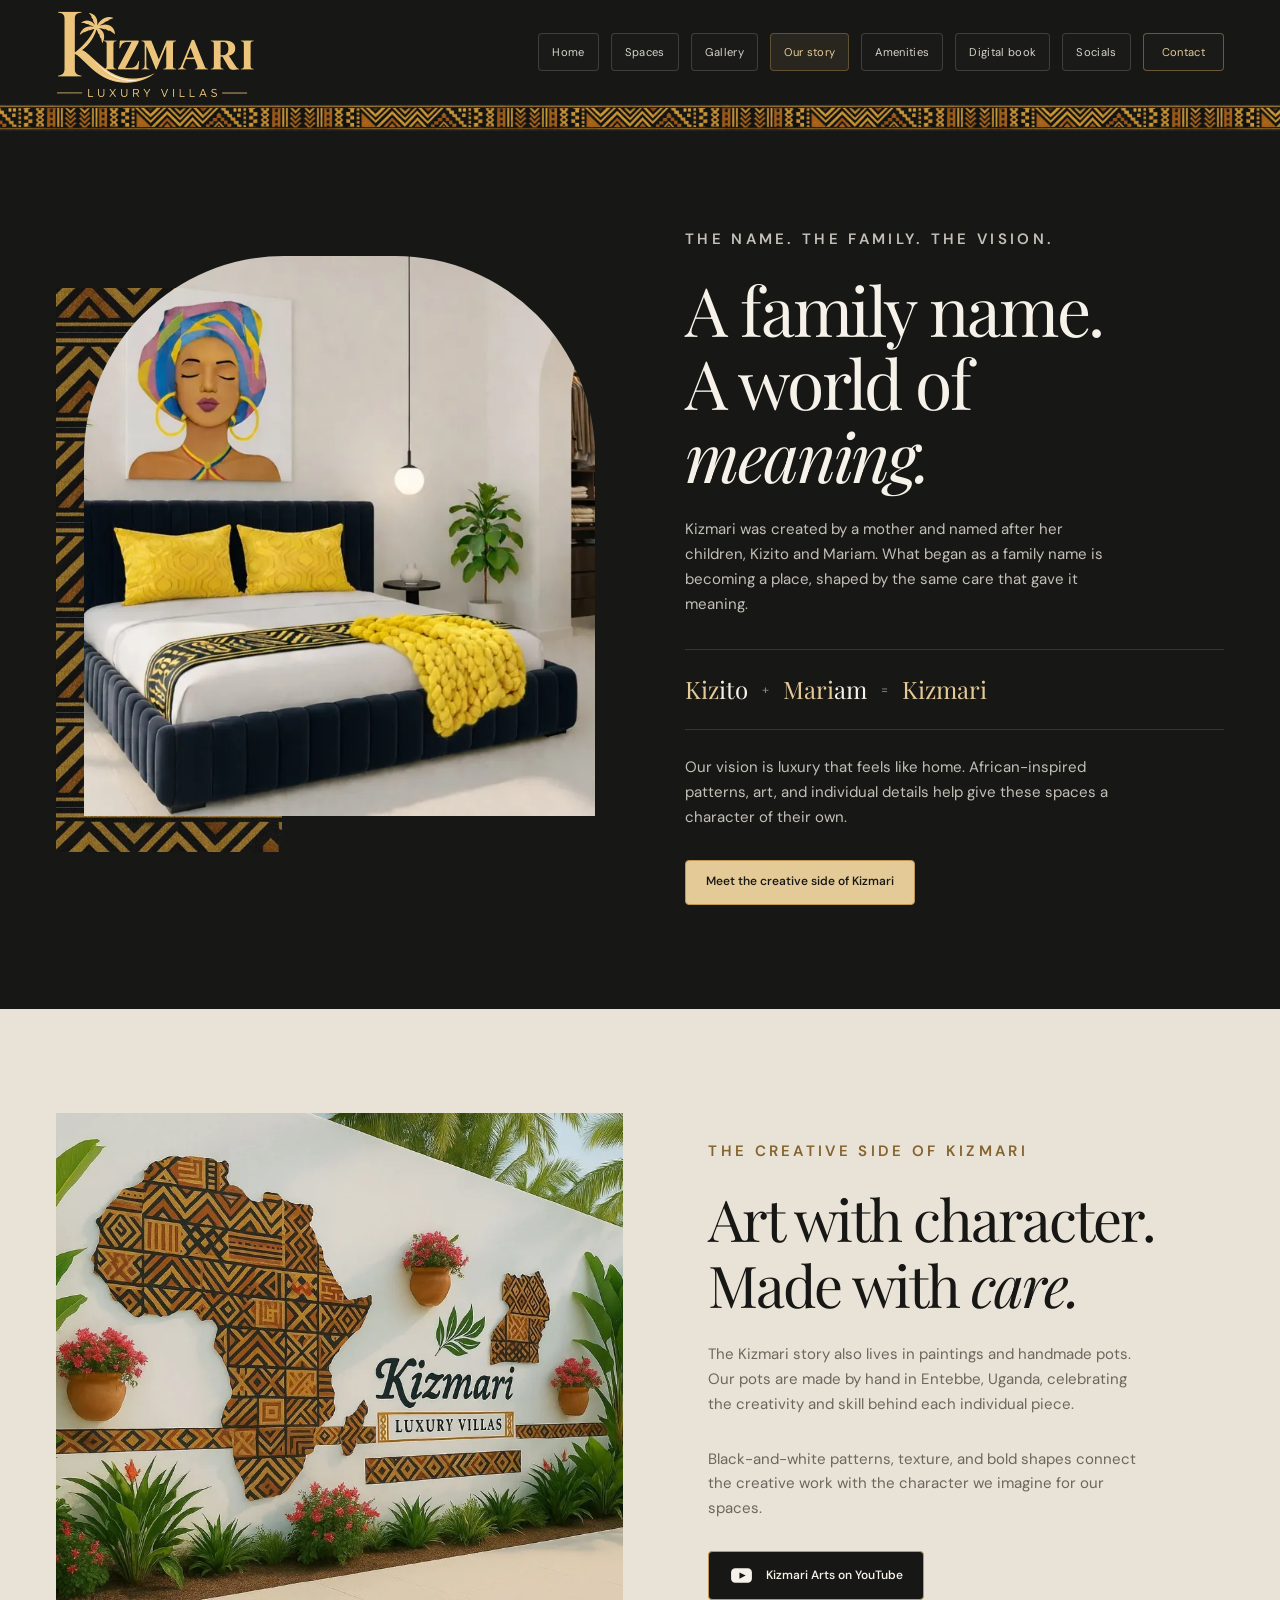
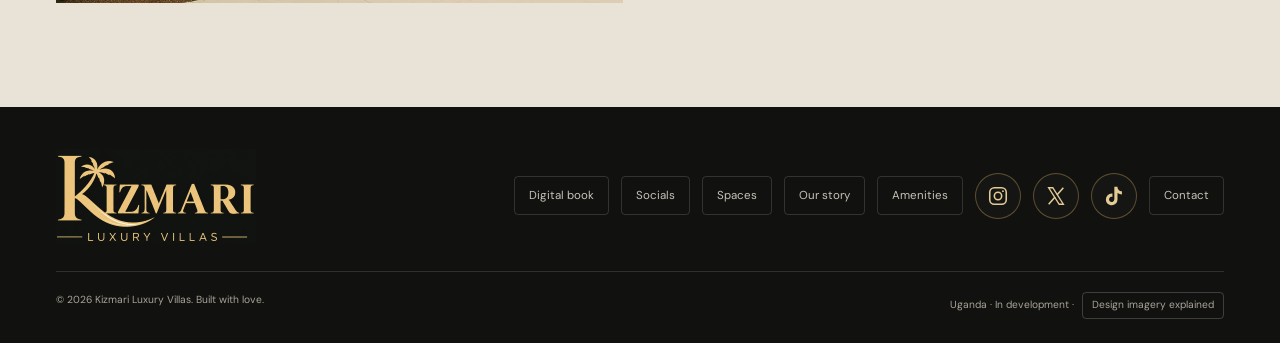
<file: story.html>
<!doctype html><html lang="en"><head><meta charset="utf-8"><meta name="viewport" content="width=device-width,initial-scale=1"><meta name="theme-color" content="#171715"><title>Our Story | Kizmari Luxury Villas</title><meta name="description" content="Discover the family story behind Kizmari, named after Kizito and Mariam, and the connection between the villas and handmade art in Uganda."><link rel="canonical" href="https://kizmariluxuryvillas.com/story.html"><meta property="og:type" content="website"><meta property="og:site_name" content="Kizmari Luxury Villas"><meta property="og:title" content="Our Story | Kizmari Luxury Villas"><meta property="og:description" content="Discover the family story behind Kizmari, named after Kizito and Mariam, and the connection between the villas and handmade art in Uganda."><meta property="og:url" content="https://kizmariluxuryvillas.com/story.html"><meta property="og:image" content="https://kizmariluxuryvillas.com/kizmari-villa.webp"><meta name="twitter:card" content="summary_large_image"><link rel="icon" href="kizmari-official-logo.png" type="image/png"><link rel="preconnect" href="https://fonts.googleapis.com"><link rel="preconnect" href="https://fonts.gstatic.com" crossorigin><link href="https://fonts.googleapis.com/css2?family=DM+Sans:wght@400;450;500;550;600;650&family=Playfair+Display:ital,wght@0,400;0,500;0,600;1,400;1,500&display=swap" rel="stylesheet"><link rel="stylesheet" href="styles-5b65aebfd31a.css"><script src="site-c0b2e8eeafc7.js" defer></script><style id="logo-critical">.official-logo{position:relative;display:block;overflow:hidden;width:200px;height:94px;flex-shrink:0;mix-blend-mode:lighten}.official-logo img{position:absolute;width:270px;height:270px;max-width:none;left:-38.75px;top:-83.75px}.nav{height:104px}.nav-links.open{top:104px}@media(max-width:900px){.nav{height:86px}.nav-links,.nav-links.open{top:86px}.official-logo{width:165px;height:78px}.official-logo img{width:222.75px;height:222.75px;left:-31.97px;top:-69.09px}}@media(max-width:600px){.nav{height:80px}.nav-links,.nav-links.open{top:80px}.official-logo{width:155px;height:73px}.official-logo img{width:209.25px;height:209.25px;left:-30.03px;top:-64.91px}}</style><link rel="stylesheet" href="socials.css?v=20261112"></head><body><a class="skip" href="#main">Skip to content</a><header class="site-header">
    <div class="wrap nav">
      <a class="brand" href="index.html" aria-label="Kizmari Luxury Villas home"><span class="official-logo"><img src="kizmari-official-logo.png" alt="Kizmari Luxury Villas" width="270" height="270"></span></a>
      <button class="menu-button" type="button" aria-controls="navigation" aria-expanded="false" id="menu-toggle">Menu +</button>
      <nav class="nav-links" id="navigation" aria-label="Main navigation"><a href="index.html">Home</a><a href="spaces.html">Spaces</a><a href="gallery.html">Gallery</a><a href="story.html" aria-current="page">Our story</a><a href="amenities.html">Amenities</a><a href="christmas-book.html">Digital book</a><a href="socials.html">Socials</a><a href="contact.html" class="nav-contact">Contact</a></nav>
    </div>
    <div class="pattern" aria-hidden="true"></div>
  </header><main class="page-main" id="main"><section class="section story-section" id="story" aria-labelledby="story-title"><div class="wrap story-grid">
      <div class="story-visual"><img src="kizmari-bedroom.webp" alt="Kizmari bedroom concept featuring African-inspired patterns and artwork" width="1100" height="733" loading="lazy"></div>
      <div class="story-copy"><p class="eyebrow gold">The name. The family. The vision.</p><h1 class="page-title" id="story-title" style="color:var(--paper)">A family name.<br>A world of <em>meaning.</em></h1><p>Kizmari was created by a mother and named after her children, Kizito and Mariam. What began as a family name is becoming a place, shaped by the same care that gave it meaning.</p><div class="name-story" aria-label="Kizito and Mariam come together to form Kizmari"><span><strong>Kiz</strong>ito</span><span class="equals" aria-hidden="true">+</span><span><strong>Mari</strong>am</span><span class="equals" aria-hidden="true">=</span><span class="gold">Kizmari</span></div><p>Our vision is luxury that feels like home. African-inspired patterns, art, and individual details help give these spaces a character of their own.</p><a class="text-link" href="story.html#art">Meet the creative side of Kizmari </a></div>
    </div></section><section class="section art-section" id="art" aria-labelledby="art-title"><div class="wrap art-grid">
      <img src="kizmari-art.webp" alt="Design concept connecting African-inspired patterns, plants, and the Kizmari identity" width="1100" height="733" loading="lazy">
      <div class="art-copy"><p class="eyebrow">The creative side of Kizmari</p><h2 id="art-title">Art with character.<br>Made with <em>care.</em></h2><p>The Kizmari story also lives in paintings and handmade pots. Our pots are made by hand in Entebbe, Uganda, celebrating the creativity and skill behind each individual piece.</p><p>Black-and-white patterns, texture, and bold shapes connect the creative work with the character we imagine for our spaces.</p><a class="text-link art-button" href="https://www.youtube.com/@KizmariArts" target="_blank" rel="noopener noreferrer"><svg viewBox="0 0 24 24" aria-hidden="true" focusable="false"><rect x="2" y="5" width="20" height="14" rx="4" fill="currentColor"/><path d="m10 9 6 3-6 3Z" fill="var(--ink)"/></svg><span>Kizmari Arts on YouTube</span></a></div>
    </div></section></main><footer><div class="wrap"><div class="footer-top"><a class="brand" href="index.html" aria-label="Kizmari Luxury Villas home"><span class="official-logo"><img src="kizmari-official-logo.png" alt="Kizmari Luxury Villas" width="270" height="270"></span></a><nav class="footer-links" aria-label="Footer navigation"><a href="christmas-book.html">Digital book</a><a href="socials.html">Socials</a><a href="spaces.html">Spaces</a><a href="story.html">Our story</a><a href="amenities.html">Amenities</a><a class="social-button" href="https://www.instagram.com/kizmariluxuryvillas/" target="_blank" rel="noopener noreferrer" aria-label="Kizmari Luxury Villas on Instagram"><svg viewBox="0 0 24 24" aria-hidden="true" focusable="false"><rect x="3" y="3" width="18" height="18" rx="5" fill="none" stroke="currentColor" stroke-width="1.7"/><circle cx="12" cy="12" r="4" fill="none" stroke="currentColor" stroke-width="1.7"/><circle cx="17.4" cy="6.7" r="1" fill="currentColor"/></svg><span>Instagram</span></a><a class="social-button" href="https://x.com/KizmariLuxury" target="_blank" rel="noopener noreferrer" aria-label="Kizmari Luxury Villas on X"><svg viewBox="0 0 24 24" aria-hidden="true" focusable="false"><path d="M4 3h4.5L20 21h-4.5L4 3Z" fill="none" stroke="currentColor" stroke-width="1.5"/><path d="m20 3-7 8M4 21l7-8" fill="none" stroke="currentColor" stroke-width="1.7"/></svg><span>X</span></a><a class="social-button" href="https://www.tiktok.com/@kizmariluxuryvillas" target="_blank" rel="noopener noreferrer" aria-label="Kizmari Luxury Villas on TikTok"><svg viewBox="0 0 24 24" aria-hidden="true" focusable="false"><path fill="currentColor" d="M19.59 6.69a4.83 4.83 0 0 1-3.77-4.25V2h-3.45v13.67a2.89 2.89 0 0 1-5.2 1.74 2.89 2.89 0 0 1 2.31-4.64c.29 0 .57.04.83.13V9.4a6.29 6.29 0 0 0-.84-.05A6.34 6.34 0 0 0 3.14 15.69a6.34 6.34 0 0 0 10.86 4.44 6.3 6.3 0 0 0 1.82-4.44V8.7a8.26 8.26 0 0 0 4.83 1.55V6.81c-.36 0-.72-.04-1.06-.12Z"/></svg><span>TikTok</span></a><a href="contact.html">Contact</a></nav></div><div class="footer-bottom"><p>© <span id="copyright-year" style="display:inline">2026</span> Kizmari Luxury Villas. Built with love.</p><span>Uganda · In development · <a href="contact.html#questions">Design imagery explained</a></span></div></div></footer><script type="application/ld+json">{"@context": "https://schema.org", "@type": "Organization", "name": "Kizmari Luxury Villas", "url": "https://kizmariluxuryvillas.com/", "description": "A family villa project taking shape in Uganda.", "email": "kizmariluxuryvillas@gmail.com", "sameAs": ["https://www.instagram.com/kizmariluxuryvillas/", "https://x.com/KizmariLuxury", "https://www.tiktok.com/@kizmariluxuryvillas"]}</script></body></html>
</file>
<file: styles-5b65aebfd31a.css>
:root{--ink:#171715;--paper:#f6f2ea;--cream:#eae4d9;--gold:#bd9753;--gold-light:#e4ca97;--muted:#6b675f;--line:#dcd5c8;--serif:'Playfair Display',Georgia,serif;--sans:'DM Sans',Arial,sans-serif}
    *{box-sizing:border-box}html{scroll-behavior:smooth;scroll-padding-top:112px}body{margin:0;background:var(--paper);color:var(--ink);font-family:var(--sans);font-size:16px;line-height:1.65}body.modal-open{overflow:hidden}button,input{font:inherit}button,a{-webkit-tap-highlight-color:transparent}a{color:inherit}button{cursor:pointer}a:focus-visible,button:focus-visible,summary:focus-visible{outline:3px solid var(--gold);outline-offset:6px}img{display:block;width:100%;height:auto}h1,h2,h3,p{margin:0}h1,h2,h3{font-family:var(--serif);font-weight:400}h2{font-size:clamp(2.4rem,4.5vw,4.3rem);line-height:1.15;letter-spacing:-.035em}h2 em{font-weight:400}h3{font-size:1.65rem;line-height:1.25}.wrap{width:min(1280px,calc(100% - 112px));margin:auto}.eyebrow{text-transform:uppercase;font-size:.66rem;font-weight:600;letter-spacing:.22em;line-height:1.5}.gold{color:var(--gold-light)}.section{padding:104px 0}.section-intro{display:flex;align-items:end;justify-content:space-between;gap:40px;margin-bottom:46px}.section-intro h2{max-width:630px}.section-intro p{max-width:340px;color:var(--muted);font-size:.95rem}.section-intro .eyebrow{margin-bottom:20px;color:#84632d}.skip{position:fixed;top:10px;left:10px;z-index:1000;background:var(--paper);padding:10px 20px;transform:translateY(-150%)}.skip:focus{transform:translateY(0)}.button{display:inline-flex;align-items:center;justify-content:center;gap:24px;min-height:49px;padding:13px 24px;border:1px solid var(--gold);font-size:.72rem;font-weight:600;letter-spacing:.06em;text-decoration:none;transition:background .2s,color .2s}.button.filled{background:var(--gold-light);border-color:var(--gold-light);color:var(--ink)}.button.filled:hover{background:#f0dcb7}.button.outline{color:var(--paper);border-color:#ffffff60}.button.outline:hover{background:#ffffff16}.text-link{display:inline-flex;align-items:center;gap:18px;font-size:.8rem;font-weight:550;text-decoration:none;border-bottom:1px solid var(--gold);padding-bottom:5px}.text-link:hover{color:#88622c}.pattern{height:27px;background:var(--ink) url('kizmari-african-print.webp') center/auto 100% repeat-x}.site-header{position:sticky;top:0;z-index:50;background:var(--ink);color:var(--paper)}.nav{display:flex;align-items:center;justify-content:space-between;gap:25px;height:86px}.brand{display:flex;align-items:center;text-decoration:none;gap:2px;flex-shrink:0;color:var(--gold-light)}.brand-mark{width:43px;height:45px;flex-shrink:0}.wordmark{font-family:var(--serif);font-size:1.52rem;letter-spacing:.11em;line-height:1}.wordmark small{display:block;font-family:var(--sans);font-size:.48rem;letter-spacing:.26em;margin:8px 0 0 -36px;text-align:center}.nav-links{display:flex;align-items:center;gap:30px}.nav-links>a{font-size:.7rem;text-decoration:none;letter-spacing:.03em;color:#d7d3ca;white-space:nowrap}.nav-links>a:hover,.nav-links>a[aria-current]{color:var(--gold-light)}.nav-links .nav-contact{border:1px solid #bd975370;padding:9px 18px;color:var(--gold-light)}.menu-button{display:none;color:var(--paper);background:none;border:1px solid #ffffff45;padding:7px 12px;font-size:.8rem}.hero{min-height:min(760px,calc(100svh - 113px));position:relative;background:var(--ink);color:#fff;display:grid;align-items:end;isolation:isolate;overflow:hidden}.hero-image{position:absolute;inset:0;width:100%;height:100%;object-fit:cover;object-position:center 45%;z-index:-2}.hero:after{content:'';position:absolute;inset:0;background:linear-gradient(90deg,rgba(13,15,14,.76),rgba(13,15,14,.28) 65%,rgba(13,15,14,.1)),linear-gradient(0deg,rgba(13,15,14,.5),transparent 50%);z-index:-1}.hero-content{padding:95px 0 72px}.hero-kicker{display:flex;align-items:center;gap:12px;margin-bottom:24px;color:var(--gold-light)}.hero-kicker:before{content:'';width:32px;height:1px;background:var(--gold-light)}h1{font-size:clamp(3.3rem,6.3vw,6.2rem);line-height:1.04;letter-spacing:-.045em;max-width:820px}h1 em{color:#f1ddba}.hero-copy{max-width:420px;margin-top:26px;color:#efeee8;font-size:.95rem}.hero-actions{display:flex;gap:14px;flex-wrap:wrap;margin-top:30px}.hero-bottom{display:flex;justify-content:space-between;align-items:center;margin-top:62px;font-size:.65rem;color:#ddd9d0;gap:24px;letter-spacing:.035em}.hero-note{padding:6px 12px;border:1px solid #ffffff40;border-radius:2px;font-size:.6rem;letter-spacing:.05em}.intro{display:grid;grid-template-columns:1fr 1.6fr;gap:100px;padding:83px 0;border-bottom:1px solid var(--line)}.intro-label{max-width:240px}.intro-label p{font-size:.8rem;color:var(--muted);margin-top:16px}.intro h2{font-size:clamp(2rem,3.2vw,3.15rem)}.intro .body{margin-top:24px;max-width:630px;color:var(--muted);font-size:.95rem}.status-inline{display:flex;gap:8px;align-items:center;margin-top:25px;font-size:.72rem;color:#7d602e}.status-inline:before{content:'';height:5px;width:5px;background:var(--gold);border-radius:50%}.spaces{padding-bottom:85px}.space-grid{display:grid;grid-template-columns:1.3fr 1fr 1fr;gap:24px}.space-card{margin:0}.space-card:first-child{grid-row:span 2}.space-image{position:relative;overflow:hidden;background:var(--cream)}.space-image img{height:215px;object-fit:cover;transition:transform .6s}.space-card:first-child .space-image img{height:550px}.space-card:first-child .space-image{border-radius:140px 140px 0 0}.space-card:hover img{transform:scale(1.035)}.space-card figcaption{padding:16px 0 0}.space-card h3{font-size:1.45rem}.space-card p{font-size:.78rem;color:var(--muted);margin-top:7px;max-width:330px}.image-label{position:absolute;bottom:12px;left:12px;background:#171715dc;color:#f9f5ed;padding:4px 9px;font-size:.56rem;letter-spacing:.04em;z-index:1}.space-note{display:flex;justify-content:space-between;gap:28px;align-items:center;margin-top:36px;border-top:1px solid var(--line);padding-top:23px}.space-note p{max-width:680px;font-size:.75rem;color:var(--muted)}.story-section{background:var(--ink);color:var(--paper);overflow:hidden}.story-grid{display:grid;grid-template-columns:1fr 1fr;gap:90px;align-items:center}.story-visual{position:relative;padding:0 0 36px 28px}.story-visual:before{content:'';position:absolute;left:0;top:32px;bottom:0;width:42%;background:url('kizmari-african-print.webp') center/auto 95px repeat;opacity:.65}.story-visual img{position:relative;height:560px;object-fit:cover;border-radius:200px 200px 0 0}.story-copy .eyebrow{margin-bottom:22px}.story-copy h2{font-size:clamp(2.4rem,4vw,3.9rem)}.story-copy p{font-size:.94rem;color:#c4c0b7;margin-top:25px;max-width:440px}.name-story{margin-top:32px;display:flex;align-items:center;gap:14px;border-top:1px solid #ffffff23;border-bottom:1px solid #ffffff23;padding:20px 0}.name-story span{font-family:var(--serif);font-size:1.5rem}.name-story strong{font-weight:400;color:var(--gold-light)}.name-story .equals{font-family:var(--sans);font-size:.8rem;color:#8b867e}.story-copy .text-link{margin-top:30px;color:var(--gold-light)}.gallery-intro{margin-bottom:28px}.gallery-tools{display:flex;gap:9px;flex-wrap:wrap;align-items:center;margin-bottom:30px}.filter{background:none;border:1px solid var(--line);color:var(--muted);padding:8px 20px;border-radius:30px;font-size:.72rem}.filter[aria-pressed=true]{background:var(--ink);color:var(--paper);border-color:var(--ink)}.filter:hover{border-color:var(--ink)}.gallery-count{margin-left:auto;font-size:.7rem;color:var(--muted)}.gallery-grid{display:grid;grid-template-columns:repeat(3,1fr);gap:22px}.gallery-item{padding:0;background:none;border:0;text-align:left;min-width:0;color:var(--ink)}.gallery-item[hidden]{display:none}.gallery-thumb{display:block;position:relative;overflow:hidden;background:var(--cream)}.gallery-thumb img{height:280px;object-fit:cover;transition:transform .5s}.gallery-item:hover img{transform:scale(1.04)}.expand{position:absolute;right:12px;bottom:12px;background:#f6f2eaf2;color:var(--ink);width:30px;height:30px;display:grid;place-items:center;font-size:1rem;border-radius:50%}.gallery-caption{display:flex;justify-content:space-between;gap:10px;align-items:start;margin-top:11px;font-size:.75rem}.gallery-caption small{color:var(--muted);font-size:.57rem;white-space:nowrap;padding-top:3px}.gallery-note{margin-top:25px;color:var(--muted);font-size:.75rem}.art-section{background:#e9e2d6}.art-grid{display:grid;grid-template-columns:1.1fr 1fr;gap:85px;align-items:center}.art-grid>img{height:490px;object-fit:cover}.art-copy .eyebrow{color:#84632d;margin-bottom:22px}.art-copy p{font-size:.94rem;margin:25px 0 30px;color:var(--muted);max-width:440px}.journey{background:var(--paper)}.journey-grid{display:grid;grid-template-columns:1.15fr 1fr;gap:75px;align-items:center}.journey-video{display:block;width:100%;height:auto;aspect-ratio:16/9;background:var(--ink);object-fit:contain}.video-caption{font-size:.66rem;color:var(--muted);margin-top:12px}.journey-frame{position:relative;display:block;background:var(--ink);color:var(--paper);text-decoration:none;overflow:hidden}.journey-frame img{height:390px;object-fit:cover;opacity:.64;transition:transform .5s}.journey-frame:hover img{transform:scale(1.035)}.play-label{position:absolute;inset:0;display:flex;align-items:center;justify-content:center;gap:13px;font-size:.8rem}.play-circle{width:58px;height:58px;border:1px solid #fff9;border-radius:50%;display:grid;place-items:center}.journey-stamp{position:absolute;left:23px;bottom:20px;font-size:.62rem;letter-spacing:.12em;text-transform:uppercase}.journey-copy .eyebrow{color:#84632d;margin-bottom:20px}.journey-copy p{color:var(--muted);font-size:.94rem;margin-top:24px}.journey-copy .text-link{margin-top:25px}.journey-points{display:flex;gap:24px;margin-top:27px;border-top:1px solid var(--line);padding-top:20px;color:#777064;font-size:.68rem}.faq{border-top:1px solid var(--line);display:grid;grid-template-columns:1fr 1.5fr;gap:90px;padding:76px 0}.faq h2{font-size:2.8rem}.faq .eyebrow{color:#84632d;margin-bottom:17px}.faq details{border-bottom:1px solid var(--line);padding:18px 0}.faq details:first-child{border-top:1px solid var(--line)}.faq summary{list-style:none;display:flex;justify-content:space-between;align-items:center;gap:20px;cursor:pointer;font-size:.88rem;font-weight:500}.faq summary::-webkit-details-marker{display:none}.faq summary:after{content:'+';color:#8b6a32;font-size:1.3rem;font-weight:400}.faq details[open] summary:after{content:'−'}.faq details p{font-size:.83rem;color:var(--muted);padding:14px 32px 4px 0}.contact{background:var(--ink);color:var(--paper);padding:84px 0}.contact-grid{display:grid;grid-template-columns:1.3fr 1fr;gap:70px;align-items:center}.contact h2{font-size:clamp(2.7rem,4.7vw,4.5rem);max-width:600px}.contact .eyebrow{margin-bottom:22px}.contact-copy{border-left:1px solid #ffffff25;padding-left:46px}.contact-copy p{color:#bbb6ad;font-size:.9rem;margin-bottom:23px}.contact-email{display:inline-block;color:var(--gold-light);font-size:clamp(.85rem,1.4vw,1.1rem);text-underline-offset:7px;overflow-wrap:anywhere}.contact-copy small{display:block;font-size:.65rem;margin-top:21px;color:#a7a197}.contact .button{margin-top:24px}footer{background:#111210;color:#c6c1b6;padding:42px 0 24px}.footer-top{display:flex;align-items:center;justify-content:space-between;gap:35px;padding-bottom:28px}.footer-links{display:flex;gap:25px;flex-wrap:wrap;font-size:.72rem}.footer-links a{text-decoration:none}.footer-links a:hover{color:var(--gold-light)}.footer-bottom{border-top:1px solid #ffffff20;padding-top:20px;display:flex;justify-content:space-between;gap:24px;color:#aaa498;font-size:.64rem}.footer-bottom a{text-decoration:none}.dialog{border:1px solid #76694e;background:#171715;color:var(--paper);padding:0;width:min(1100px,calc(100vw - 36px));max-height:94svh}.dialog::backdrop{background:#000c;backdrop-filter:blur(5px)}.dialog-top{display:flex;align-items:center;justify-content:space-between;padding:12px 18px;gap:20px;font-size:.7rem}.dialog-close,.dialog-arrow{border:1px solid #ffffff55;background:transparent;color:var(--paper);min-width:42px;min-height:42px}.dialog img{height:min(70svh,760px);object-fit:contain;background:#0a0a09}.dialog-bottom{display:flex;align-items:center;justify-content:space-between;padding:13px 18px;gap:20px}.dialog-bottom h3{font-size:1.15rem}.dialog-bottom p{font-size:.63rem;color:#c5bcae;margin-top:4px}.dialog-arrows{display:flex;gap:8px;flex-shrink:0}.visually-hidden{position:absolute;width:1px;height:1px;overflow:hidden;clip-path:inset(50%);white-space:nowrap}.reveal{animation:appear .8s both}@keyframes appear{from{opacity:0;transform:translateY(15px)}to{opacity:1;transform:none}}
    @media(min-width:1600px){.hero{min-height:800px}}@media(max-width:1150px){.wrap{width:calc(100% - 72px)}.nav-links{gap:20px}.nav-links>a{font-size:.66rem}.story-grid,.art-grid,.journey-grid{gap:45px}.space-grid{gap:20px}.space-card p{font-size:.75rem}.intro{gap:65px}.contact-grid{gap:45px}.gallery-thumb img{height:230px}}@media(max-width:900px){.wrap{width:calc(100% - 48px)}.nav{height:76px}.pattern{height:22px}html{scroll-padding-top:98px}.menu-button{display:block}.nav-links{display:none;position:absolute;top:76px;left:0;right:0;background:var(--ink);padding:25px 24px 32px;border-top:1px solid #ffffff24;box-shadow:0 12px 20px #0004;z-index:5}.nav-links.open{display:flex;align-items:stretch;flex-direction:column;gap:0}.nav-links>a{padding:12px 0;font-size:.85rem}.nav-links .nav-contact{padding:10px 16px;margin-top:10px;align-self:start}.section{padding:75px 0}.intro{gap:35px;grid-template-columns:1fr 2fr;padding:65px 0}.section-intro{gap:28px}.section-intro p{max-width:260px;font-size:.85rem}.space-grid{grid-template-columns:1fr 1fr}.space-card:first-child{grid-column:span 2;grid-row:auto;display:grid;grid-template-columns:1fr 1fr;align-items:center;gap:35px}.space-card:first-child .space-image img{height:390px}.space-card:first-child .space-image{border-radius:130px 130px 0 0}.space-card:first-child figcaption{padding:0 20px 0 0}.space-card:first-child h3{font-size:2rem}.space-image img{height:260px}.story-grid{gap:35px}.story-visual{padding-left:18px}.story-visual img{height:470px}.story-copy p{font-size:.85rem}.name-story{gap:10px}.name-story span{font-size:1.25rem}.gallery-grid{gap:18px;grid-template-columns:repeat(2,1fr)}.art-grid{gap:35px}.art-grid>img{height:430px}.journey-grid{gap:35px}.journey-frame img{height:420px}.journey-points{gap:14px;flex-wrap:wrap}.faq{gap:40px;grid-template-columns:1fr 1.6fr}.contact-grid{gap:30px}.contact-copy{padding-left:28px}.footer-top{align-items:start}.footer-links{gap:20px}.footer-bottom{font-size:.6rem}}
    @media(max-width:600px){.wrap{width:calc(100% - 40px)}h2{font-size:2.5rem}.section{padding:62px 0}.nav{height:73px}.nav-links{top:73px}.brand-mark{width:36px;height:40px}.wordmark{font-size:1.32rem}.wordmark small{font-size:.43rem;margin-left:-31px}.pattern{height:20px}html{scroll-padding-top:93px}.hero{min-height:690px;min-height:calc(100svh - 93px)}.hero-image{object-position:62% center}.hero:after{background:linear-gradient(0deg,#121410eb,#12141060 75%,#12141020)}.hero-content{padding:75px 0 30px}.hero-kicker{font-size:.57rem;letter-spacing:.17em;margin-bottom:23px}h1{font-size:clamp(3rem,11.3vw,4rem);max-width:390px;line-height:1.07}.hero-copy{font-size:.86rem;max-width:310px;margin-top:23px}.hero-actions{gap:10px;margin-top:25px}.button{padding:12px 18px;gap:15px;font-size:.67rem}.hero-bottom{margin-top:45px;font-size:.6rem;align-items:end}.hero-bottom>span:first-child{max-width:150px}.hero-note{font-size:.52rem;white-space:nowrap;padding:5px 8px}.intro{grid-template-columns:1fr;gap:28px;padding:46px 0}.intro-label{max-width:none;display:flex;justify-content:space-between;gap:25px;align-items:start}.intro-label .eyebrow{font-size:.58rem;max-width:125px}.intro-label p{margin-top:0;text-align:right;font-size:.65rem;max-width:150px}.intro h2{font-size:2rem}.intro .body{font-size:.86rem;margin-top:20px}.status-inline{font-size:.66rem}.section-intro{display:block;margin-bottom:30px}.section-intro .eyebrow{margin-bottom:15px}.section-intro p{max-width:350px;margin-top:20px;font-size:.85rem}.space-grid{gap:28px 16px}.space-card:first-child{display:block}.space-card:first-child .space-image img{height:420px}.space-card:first-child figcaption{padding:17px 0 0}.space-card:first-child h3{font-size:1.5rem}.space-card h3{font-size:1.18rem}.space-card p{font-size:.72rem;line-height:1.6}.space-image img{height:210px}.space-note{display:block;margin-top:26px;padding-top:20px}.space-note p{font-size:.68rem}.space-note .text-link{margin-top:18px}.story-grid{grid-template-columns:1fr;gap:36px}.story-visual{max-width:420px;margin:auto;width:100%;padding-bottom:26px;padding-left:20px}.story-visual img{height:430px}.story-visual:before{top:36px}.story-copy p{max-width:none}.story-copy h2{font-size:2.7rem}.name-story span{font-size:1.5rem}.gallery-tools{gap:7px;margin-bottom:24px}.filter{padding:7px 14px;font-size:.66rem}.gallery-count{flex-basis:100%;margin:10px 0 0}.gallery-grid{gap:23px 13px}.gallery-thumb img{height:185px}.gallery-caption{display:block;font-size:.7rem;line-height:1.4}.gallery-caption small{display:block;font-size:.53rem;margin-top:5px}.gallery-note{font-size:.68rem}.art-grid{grid-template-columns:1fr;gap:30px}.art-grid>img{height:320px}.art-copy h2{font-size:2.6rem}.art-copy p{font-size:.86rem;margin:20px 0 25px}.journey-grid{grid-template-columns:1fr;gap:30px}.journey-frame img{height:330px}.journey-copy h2{font-size:2.6rem}.journey-copy p{font-size:.86rem;margin-top:20px}.journey-points{font-size:.65rem}.faq{grid-template-columns:1fr;gap:30px;padding:55px 0}.faq h2{font-size:2.3rem}.faq summary{font-size:.82rem}.faq details p{font-size:.78rem}.contact{padding:60px 0}.contact-grid{grid-template-columns:1fr;gap:30px}.contact h2{font-size:2.9rem}.contact-copy{padding:25px 0 0;border-left:0;border-top:1px solid #ffffff25}.contact-copy p{font-size:.86rem}.contact-email{font-size:1rem}.footer-top{display:block}.footer-links{margin-top:30px;gap:16px 25px;font-size:.7rem}.footer-bottom{display:block;line-height:1.7}.footer-bottom span{display:block;margin-top:8px}.dialog-bottom{gap:10px}.dialog-bottom h3{font-size:1rem}.dialog-bottom p{font-size:.6rem}.dialog img{height:auto;max-height:66svh}.dialog-arrow{min-width:38px;min-height:38px}}
    @media(prefers-reduced-motion:reduce){html{scroll-behavior:auto}*,*:before,*:after{animation:none!important;transition:none!important}}
  
.page-title{font-family:var(--serif);font-weight:400;color:var(--ink);font-size:clamp(3rem,5.3vw,5rem);line-height:1.08;letter-spacing:-.035em;max-width:720px}.page-title em{color:inherit}.page-main>.section:first-child{padding-top:68px}.home-links{display:flex;gap:30px;flex-wrap:wrap;margin-top:30px}.home-links .text-link{font-size:.75rem}.amenity-grid{display:grid;grid-template-columns:repeat(3,1fr);border-top:1px solid var(--line);border-left:1px solid var(--line)}.amenity{padding:30px;border-right:1px solid var(--line);border-bottom:1px solid var(--line);min-height:225px;background:#f9f6f0}.amenity-number{display:block;font-size:.62rem;letter-spacing:.15em;color:#907038;margin-bottom:25px}.amenity h2{font-size:1.45rem;letter-spacing:-.02em}.amenity p{font-size:.82rem;color:var(--muted);margin-top:15px}.amenities-footer{display:flex;gap:30px;align-items:center;justify-content:space-between;border-bottom:1px solid var(--line);padding:25px 0}.amenities-footer p{font-size:.75rem;max-width:650px;color:var(--muted)}.amenities-footer .text-link{flex-shrink:0}.contact-socials{display:flex;gap:25px;margin-top:30px;font-size:.76rem;color:var(--gold-light)}.contact-socials a{text-decoration:none;border-bottom:1px solid #bd975360}.page-main .contact{min-height:510px;display:flex;align-items:center}.page-main>.story-section:first-child{padding-top:72px}.intro{margin-bottom:70px}.space-note .text-link{flex-shrink:0}@media(max-width:900px){.amenity-grid{grid-template-columns:repeat(2,1fr)}.amenity{padding:25px}.amenities-footer{display:block}.amenities-footer .text-link{margin-top:18px}.page-main>.section:first-child{padding-top:50px}}@media(max-width:600px){.page-title{font-size:2.8rem}.amenity-grid{grid-template-columns:1fr}.amenity{padding:25px;min-height:0}.amenity-number{margin-bottom:15px}.amenity h2{font-size:1.5rem}.amenity p{margin-top:10px}.page-main .contact{min-height:0}.home-links{gap:20px}.page-main>.story-section:first-child{padding-top:44px}.intro{margin-bottom:48px}}
/* Motion supports the content and respects the visitor's preferences. */
.site-header{transition:box-shadow .3s ease}.site-header.is-scrolled{box-shadow:0 5px 24px #0003}.scroll-progress{height:2px;background:var(--gold-light);position:absolute;bottom:0;left:0;width:100%;transform:scaleX(0);transform-origin:left;pointer-events:none;z-index:2}.button span,.text-link span{display:inline-block;transition:transform .25s ease}.button:hover span,.text-link:hover span{transform:translate(3px,-2px)}.filter{transition:background .2s,color .2s,border-color .2s}.amenity{transition:background .25s,box-shadow .25s}.amenity:hover{background:#fffdf8;box-shadow:inset 0 3px var(--gold)}.back-top{position:fixed;bottom:24px;right:24px;z-index:40;width:44px;height:44px;border:1px solid #bd975380;background:var(--ink);color:var(--gold-light);border-radius:50%;box-shadow:0 4px 18px #0002;transition:opacity .2s,transform .2s}.back-top[hidden]{display:none}.back-top:hover{transform:translateY(-3px)}.motion-ready [data-reveal]{opacity:0;transform:translateY(24px);transition:opacity .75s ease,transform .75s cubic-bezier(.22,.61,.36,1);transition-delay:var(--reveal-delay,0ms)}.motion-ready [data-reveal].is-revealed{opacity:1;transform:none}.page-main{animation:page-in .35s ease both}@keyframes page-in{from{opacity:0}to{opacity:1}}@media(prefers-reduced-motion:reduce){.motion-ready [data-reveal]{opacity:1;transform:none}.scroll-progress{display:none}::view-transition-old(root),::view-transition-new(root){animation:none!important}}

/* Display the approved artwork itself. CSS frames its existing wordmark without redrawing or changing the image. */
.official-logo{position:relative;display:block;overflow:hidden;width:200px;height:94px;flex-shrink:0}.official-logo img{position:absolute;width:265px;height:265px;max-width:none;left:-37px;top:-82px}.nav{height:104px}.nav-links.open{top:104px}html{scroll-padding-top:131px}.hero{min-height:min(760px,calc(100svh - 131px))}@media(max-width:900px){.nav{height:86px}.nav-links,.nav-links.open{top:86px}.official-logo{width:165px;height:78px}.official-logo img{width:219px;height:219px;left:-30.5px;top:-67.7px}html{scroll-padding-top:108px}}@media(max-width:600px){.nav{height:80px}.nav-links,.nav-links.open{top:80px}.official-logo{width:155px;height:73px}.official-logo img{width:205.4px;height:205.4px;left:-28.7px;top:-63.5px}html{scroll-padding-top:100px}.hero{min-height:calc(100svh - 100px)}}

/* Navigation uses picture cards, icons and buttons, with no decorative arrows. */
a{text-decoration:none!important}.text-link{min-height:45px;display:inline-flex;align-items:center;justify-content:center;gap:12px;border:1px solid var(--gold);border-radius:4px;background:var(--ink);color:var(--paper);padding:11px 20px;font-size:.75rem;text-align:center;transition:background .2s,color .2s,transform .2s}.text-link:hover{color:var(--ink);background:var(--gold-light);transform:translateY(-2px)}.story-copy .text-link{background:var(--gold-light);color:var(--ink)}.button{border-radius:4px}.button:hover span,.text-link:hover span{transform:none}.nav-links{gap:12px}.nav-links>a{padding:9px 13px;border:1px solid transparent;border-radius:4px}.nav-links>a:hover,.nav-links>a[aria-current]{background:#e4ca9715;border-color:#bd975360}.nav-links .nav-contact{border-color:#bd975380}.footer-links{align-items:center;gap:12px}.footer-links>a{border:1px solid #ffffff24;border-radius:4px;padding:9px 14px;transition:background .2s,border-color .2s}.footer-links>a:hover{background:#e4ca9715;border-color:var(--gold)}.social-button{display:inline-flex!important;align-items:center;justify-content:center;gap:10px;min-height:46px;padding:10px 16px!important;border:1px solid #bd975370!important;border-radius:5px;color:var(--gold-light);background:#ffffff05}.social-button svg{width:22px;height:22px;flex-shrink:0}.social-button:hover{background:#e4ca9718}.footer-links .social-button span{position:absolute;width:1px;height:1px;overflow:hidden;clip-path:inset(50%)}.footer-links .social-button{width:46px;padding:10px!important;border-radius:50%}.contact-socials{gap:12px}.contact-socials a{border-bottom:0}.contact-email{margin:0!important;color:var(--gold-light)!important;overflow-wrap:anywhere}.art-button svg{width:25px;height:25px}.picture-link{display:block;color:inherit}.picture-link:focus-visible{outline:3px solid var(--gold);outline-offset:6px}.space-card:first-child>.picture-link{height:100%}.expand{font-size:.55rem;width:auto;min-width:40px;padding:0 8px;border-radius:4px}.dialog-arrow{padding:9px 14px;min-width:70px;border-radius:4px;font-size:.68rem}.back-top{font-size:.7rem;width:46px}.home-picture-nav{display:grid;grid-template-columns:repeat(3,1fr);gap:24px;margin-top:-20px;margin-bottom:75px}.picture-nav-card{display:block;position:relative;overflow:hidden;background:var(--ink);height:270px;border-radius:5px;isolation:isolate}.picture-nav-card img{height:100%;width:100%;object-fit:cover;transition:transform .65s}.picture-nav-card:after{content:'';position:absolute;inset:0;background:linear-gradient(transparent 35%,#171715d9);z-index:1}.picture-nav-card span{position:absolute;left:22px;right:22px;bottom:22px;z-index:2;color:var(--paper);font-family:var(--serif);font-size:1.5rem}.picture-nav-card:hover img{transform:scale(1.045)}.home-picture-nav .picture-nav-card:nth-child(2) img{object-position:center 35%}.space-card p{min-height:0}@media(max-width:900px){.space-card:first-child{display:block}.space-card:first-child>.picture-link{display:grid;grid-template-columns:1fr 1fr;align-items:center;gap:35px}.nav-links>a{padding:11px 14px}.home-picture-nav{gap:16px}.picture-nav-card{height:235px}.picture-nav-card span{font-size:1.25rem;left:16px;right:16px;bottom:18px}.footer-links{gap:10px}}@media(max-width:600px){.space-card:first-child>.picture-link{display:block}.home-picture-nav{grid-template-columns:1fr;gap:16px;margin-top:-15px;margin-bottom:48px}.picture-nav-card{height:220px}.picture-nav-card span{font-size:1.6rem}.contact-socials .social-button{padding:11px 18px!important}.footer-links>a{font-size:.7rem}.text-link{font-size:.72rem;padding:11px 16px}.dialog-bottom{align-items:start;flex-wrap:wrap}.dialog-arrows{margin-left:auto}.dialog-arrow{min-width:75px}}
.official-logo{mix-blend-mode:lighten}.official-logo img{width:270px;height:270px;left:-38.75px;top:-83.75px}.nav-links>a{border-color:#ffffff28;background:#ffffff04}.nav-links .nav-contact{border-color:#bd975380}.footer-bottom a{display:inline-block;padding:4px 9px;border:1px solid #ffffff30;border-radius:4px;margin-left:5px}@media(max-width:900px){.official-logo img{width:222.75px;height:222.75px;left:-31.97px;top:-69.09px}}@media(max-width:600px){.official-logo img{width:209.25px;height:209.25px;left:-30.03px;top:-64.91px}}

.home-film{grid-template-columns:minmax(0,.9fr) minmax(0,1.25fr);gap:56px;align-items:center}.film-copy,.film-player{min-width:0}.film-copy>.eyebrow{color:#84632d;margin-bottom:20px}.film-player{background:var(--ink);border:1px solid #bd975360;border-radius:7px;overflow:hidden;box-shadow:0 18px 45px #17171512}.film-frame{display:block;width:100%;height:auto;aspect-ratio:16/9;border:0}@media(max-width:900px){.home-film{grid-template-columns:1fr;gap:30px}.home-film .body{max-width:650px}}
</file>
<file: socials.css>
.socials-intro{padding:72px 0 48px;border-bottom:1px solid var(--line)}
.socials-intro .eyebrow{color:#84632d;margin-bottom:22px}
.socials-heading{display:grid;grid-template-columns:1.3fr 1fr;gap:65px;align-items:end}
.socials-heading h1{font-size:clamp(3rem,5.4vw,5rem);max-width:720px}
.socials-heading h1 em{color:#84632d}
.socials-heading p{max-width:405px;color:var(--muted);font-size:.96rem}
.socials-platforms{display:flex;flex-wrap:wrap;gap:12px;margin-top:35px}
.socials-platforms a{display:inline-flex;align-items:center;gap:10px;padding:12px 20px;min-height:48px;border:1px solid #9b7b45;border-radius:4px;font-size:.78rem;transition:background .2s,color .2s}
.socials-platforms a:hover{background:var(--ink);color:var(--gold-light)}
.socials-platforms svg{width:20px;height:20px;flex-shrink:0}
.socials-platforms .youtube-link{background:var(--ink);color:var(--gold-light);border-color:var(--ink)}
.episodes{padding:60px 0 80px}
.episodes-heading{display:flex;align-items:center;justify-content:space-between;gap:25px;margin-bottom:42px}
.episodes-heading h2{font-size:2.25rem}
.episodes-heading p{color:var(--muted);font-size:.75rem}
.video-entry{display:grid;grid-template-columns:minmax(0,1.4fr) minmax(0,1fr);gap:52px;align-items:center;padding:0 0 50px;margin:0 0 50px;border-bottom:1px solid var(--line);scroll-margin-top:150px}
.video-entry:last-child{margin-bottom:0}
.video-player{min-width:0;background:var(--ink);border:1px solid #bd975360;border-radius:6px;overflow:hidden;box-shadow:0 14px 35px #17171512}
.video-player iframe{display:block;width:100%;height:auto;aspect-ratio:16/9;border:0}
.video-copy{min-width:0}
.video-copy .eyebrow{color:#84632d;letter-spacing:.13em;font-size:.64rem}
.video-copy time{display:block;margin:8px 0 18px;color:var(--muted);font-size:.75rem}
.video-copy h3{font-size:clamp(1.65rem,2.6vw,2.35rem);line-height:1.18;letter-spacing:-.025em}
.video-copy>p:not(.eyebrow){margin-top:19px;color:var(--muted);font-size:.89rem;line-height:1.8}
.video-copy .text-link{margin-top:22px}
.arts-note{display:flex;justify-content:space-between;gap:35px;align-items:center;background:var(--cream);padding:30px 35px;border-left:3px solid var(--gold)}
.arts-note h2{font-size:1.7rem;margin-bottom:8px}
.arts-note p{color:var(--muted);font-size:.85rem;max-width:650px}
.arts-note .text-link{flex-shrink:0}
.film-copy>.text-link{margin-top:24px}
@media(min-width:901px) and (max-width:1150px){.nav-links{gap:6px}.nav-links>a{padding:9px 10px}.nav-links .nav-contact{padding:9px 12px}}
@media(max-width:1000px){.video-entry{gap:30px}.socials-heading{gap:35px}.socials-heading h1{font-size:3.5rem}}
@media(max-width:760px){.socials-intro{padding:45px 0 35px}.socials-heading{grid-template-columns:1fr;gap:24px}.socials-heading h1{font-size:clamp(2.8rem,10vw,3.8rem)}.socials-heading p{max-width:550px}.socials-platforms{gap:9px;margin-top:28px}.socials-platforms a{padding:10px 13px}.episodes{padding:40px 0 55px}.episodes-heading{align-items:start;flex-direction:column;gap:10px;margin-bottom:28px}.episodes-heading h2{font-size:2rem}.video-entry{grid-template-columns:1fr;gap:24px;padding-bottom:36px;margin-bottom:36px}.video-copy h3{font-size:1.9rem}.video-copy time{margin:8px 0 13px}.video-copy>p:not(.eyebrow){margin-top:14px}.arts-note{flex-direction:column;align-items:start;gap:23px;padding:26px 23px}}
@media(prefers-reduced-motion:reduce){.socials-platforms a{transition:none}}
</file>
<file: christmas-book.css>
:root{--ink:#10110e;--ink-soft:#191b16;--ivory:#f4f0e7;--gold:#d9bb7a;--gold-soft:#b69a61;--muted:#c2c0b5;--line:rgba(217,187,122,.22);--green:#172a23;--serif:'Cormorant Garamond',Georgia,serif;--sans:'DM Sans',Arial,sans-serif;color-scheme:dark}*{box-sizing:border-box}html{scroll-behavior:smooth;scroll-padding-top:110px}body{margin:0;background:var(--ink);color:var(--ivory);font-family:var(--sans);font-size:16px;line-height:1.7;-webkit-font-smoothing:antialiased}a{color:inherit;text-decoration:none}button{font:inherit;cursor:pointer}img{display:block;max-width:100%;height:auto}button,a,summary{-webkit-tap-highlight-color:transparent}a:focus-visible,button:focus-visible,summary:focus-visible,[tabindex]:focus-visible{outline:3px solid var(--gold);outline-offset:6px}::selection{background:var(--gold);color:var(--ink)}[hidden]{display:none!important}.skip{position:fixed;top:12px;left:12px;z-index:100;background:var(--ivory);color:var(--ink);padding:12px 24px;transform:translateY(-160%)}.skip:focus{transform:none}.reading-progress{height:2px;width:100%;position:fixed;top:0;left:0;background:var(--gold);transform:scaleX(0);transform-origin:left;z-index:60}.section-wrap{width:min(1320px,calc(100% - 112px));margin-inline:auto}h1,h2,h3,p{margin:0}h1,h2,h3{font-family:var(--serif);font-weight:400;line-height:1.03}h2{font-size:clamp(44px,5.4vw,82px);letter-spacing:-.035em}h2 em{color:var(--gold);font-weight:400}p+p{margin-top:22px}.eyebrow{text-transform:uppercase;letter-spacing:.19em;font-size:14px;font-weight:550;line-height:1.5;color:var(--gold)}.small-label{text-transform:uppercase;letter-spacing:.12em;font-size:14px;color:var(--muted)}.button{display:inline-flex;align-items:center;justify-content:center;gap:30px;min-height:60px;padding:16px 26px;font-weight:600;font-size:16px;line-height:1.4;position:relative;isolation:isolate;overflow:hidden;transition:box-shadow .4s,background .4s,transform .4s}.button-gold{background:var(--gold);color:#17180f;border:1px solid var(--gold)}.button-gold:before{content:'';position:absolute;inset:0;background:#f1dca7;transform:translateX(-101%);transition:transform .45s;z-index:-1}.button-gold:hover:before{transform:translateX(0)}.button-gold:hover{box-shadow:0 10px 50px #d9bb7a1f;transform:translateY(-2px)}.button span{border-left:1px solid #1a1d1433;padding-left:25px;white-space:nowrap}.text-link{font-size:16px;border-bottom:1px solid var(--gold-soft);padding-bottom:5px;display:inline-block;transition:color .25s}.text-link:hover{color:var(--gold)}
.book-header{display:flex;align-items:center;justify-content:space-between;gap:30px;position:fixed;top:0;left:0;right:0;z-index:50;height:96px;padding:0 4.2vw;border-bottom:1px solid var(--line);transition:background .4s,height .4s,backdrop-filter .4s}.book-header.scrolled{height:80px;background:rgba(16,17,14,.92);backdrop-filter:blur(18px)}.wordmark{display:flex;align-items:center;gap:13px;font-family:var(--serif);font-size:29px;letter-spacing:.16em;line-height:1.1;flex-shrink:0}.wordmark small{display:block;font-family:var(--sans);font-size:10px;letter-spacing:.13em;margin-top:7px;line-height:1.6;color:var(--gold)}.brand-k{font-size:42px;line-height:1;letter-spacing:-.08em;border:1px solid var(--gold-soft);width:47px;height:50px;display:grid;place-items:center;color:var(--gold);padding-right:3px}.book-header nav{display:flex;gap:27px;font-size:14px}.book-header nav a{position:relative}.book-header nav a:after{content:'';position:absolute;bottom:-9px;left:0;width:100%;height:1px;background:var(--gold);transform:scaleX(0);transform-origin:left;transition:transform .3s}.book-header nav a:hover:after{transform:scaleX(1)}.nav-buy{border:1px solid var(--line);padding:12px 16px;font-size:14px;white-space:nowrap}.nav-buy span{margin-left:16px;padding-left:15px;border-left:1px solid var(--line);color:var(--gold)}.nav-buy:hover{border-color:var(--gold)}
.book-hero{position:relative;min-height:850px;min-height:max(850px,100svh);display:grid;grid-template-columns:1fr 1.05fr;align-items:center;padding:150px 4.2vw 115px;gap:10px;overflow:hidden;background:radial-gradient(ellipse at 79% 43%,#3b35234d,transparent 47%),linear-gradient(125deg,#14170f,#10110e 42%,#171811)}.hero-copy{position:relative;z-index:2}.hero-copy h1{font-size:clamp(65px,7.5vw,122px);letter-spacing:-.045em;line-height:.93;margin-top:34px}.hero-copy h1 em{font-weight:400;color:var(--gold);font-size:.85em}.hero-copy h1 span{display:block;margin-top:8px}.edition{font:italic 400 clamp(26px,2.5vw,38px)/1.2 var(--serif);color:var(--gold);margin-top:25px}.hero-description{font-size:18px;color:var(--muted);line-height:1.6;margin-top:29px}.hero-actions{display:flex;align-items:center;gap:26px;flex-wrap:wrap;margin-top:34px}.digital-note{font-size:14px;line-height:1.8;color:var(--muted);margin-top:21px}.digital-note strong{color:var(--ivory);font-weight:500}.hero-grain{position:absolute;inset:0;opacity:.12;background-image:url("data:image/svg+xml,%3Csvg viewBox='0 0 180 180' xmlns='http://www.w3.org/2000/svg'%3E%3Cfilter id='n'%3E%3CfeTurbulence type='fractalNoise' baseFrequency='.8' numOctaves='3' stitchTiles='stitch'/%3E%3C/filter%3E%3Cpath fill='%23fff' filter='url(%23n)' opacity='.24' d='M0 0h180v180H0z'/%3E%3C/svg%3E");pointer-events:none}.hero-orbit{position:absolute;width:52vw;height:52vw;right:-10vw;top:7%;border:1px solid #d9bb7a0b;border-radius:50%;pointer-events:none}.hero-orbit:after{content:'';position:absolute;inset:12%;border:1px solid #d9bb7a0b;border-radius:50%}.hero-object{position:relative;z-index:1;min-width:0;padding-top:70px}.object-word{position:absolute;top:-45px;right:-26px;font:400 clamp(100px,15.5vw,250px)/1 var(--serif);letter-spacing:.05em;color:#d9bb7a08;pointer-events:none}.book-scene{perspective:1800px;position:relative;min-height:370px;display:flex;align-items:center;justify-content:center;padding:20px 2vw 45px}.book-model{position:relative;width:100%;max-width:610px;aspect-ratio:1000/760;transform:rotateY(-17deg) rotateX(8deg) rotateZ(2deg);transform-style:preserve-3d;transition:transform 1s cubic-bezier(.2,.7,.2,1);will-change:transform}.book-cover{width:100%;height:100%;object-fit:cover;border-radius:3px 5px 5px 3px;position:relative;transform:translateZ(18px);box-shadow:inset 4px 0 8px #0005,0 8px 15px #0004;border:1px solid #d9bb7a55;backface-visibility:hidden}.book-cover:after{content:'';position:absolute;inset:0}.book-pages{position:absolute;inset:5px -12px -17px 6px;transform:translateZ(2px);background:repeating-linear-gradient(0deg,#d0c9b7 0 1px,#f5f1e8 1px 3px);border-radius:2px 5px 6px 2px;box-shadow:20px 35px 60px #0008}.book-spine{position:absolute;top:0;left:-18px;bottom:-10px;width:36px;background:linear-gradient(90deg,#0c0c0b,#343025 65%,#090a09);transform:rotateY(-90deg) translateX(-18px);transform-origin:right;display:flex;align-items:center;justify-content:center;border:1px solid #a88e4c55}.book-spine span{writing-mode:vertical-rl;font-size:11px;letter-spacing:.22em;color:var(--gold)}.book-sheen{position:absolute;inset:0;transform:translateZ(20px);background:linear-gradient(115deg,transparent 25%,#fff1 48%,transparent 70%);pointer-events:none}.book-shadow{position:absolute;bottom:-25px;left:12%;width:78%;height:80px;background:#0009;filter:blur(33px);border-radius:50%;transform:rotate(-5deg)}.object-caption{display:flex;align-items:center;justify-content:center;gap:16px;letter-spacing:.2em;color:var(--gold);font-size:13px;margin-top:55px}.fine-line{width:48px;height:1px;background:var(--gold-soft)}.mockup-note{text-align:center;color:#a8aa9f;font-size:12px;margin:14px auto 0;max-width:420px}.hero-footer{position:absolute;bottom:30px;left:4.2vw;right:4.2vw;display:flex;align-items:center;justify-content:space-between;gap:20px;border-top:1px solid var(--line);padding-top:25px;color:var(--muted);font-size:13px}.hero-footer>a{display:flex;align-items:center;gap:17px;color:var(--ivory)}.scroll-line{width:1px;height:25px;background:var(--gold);position:relative;overflow:hidden}.scroll-line:after{content:'';position:absolute;inset:0;background:var(--ink);transform:translateY(-100%);animation:scrollLine 2.8s ease-in-out infinite}@keyframes scrollLine{0%{transform:translateY(-100%)}65%,100%{transform:translateY(100%)}}.hero-year{text-transform:uppercase;letter-spacing:.16em;font-size:11px}
.introduction{padding-block:130px}.intro-grid{display:grid;grid-template-columns:1.1fr .85fr;gap:10%;margin-top:35px}.intro-body{max-width:510px;padding-top:8px;color:var(--muted);font-size:18px}.intro-body p:first-child{color:var(--ivory)}.intro-body .small-label{font-size:13px;margin-top:30px}.book-facts{display:grid;grid-template-columns:repeat(4,1fr);gap:35px;border-block:1px solid var(--line);margin-top:83px;padding:28px 0}.book-facts>div{display:flex;flex-direction:column;gap:5px;border-right:1px solid var(--line)}.book-facts>div:last-child{border:none}.book-facts strong{font:400 44px/1.2 var(--serif);color:var(--gold)}.book-facts span{font-size:14px;color:var(--muted)}.cinematic{height:650px;min-height:55vw;max-height:820px;position:relative;overflow:hidden;background:#24271d}.cinematic-image{position:absolute;inset:-12% 0;will-change:transform;overflow:hidden}.cinematic-image img{width:100%;height:100%;object-fit:cover;transform:scale(1.19);object-position:50% 52%}.cinematic-shade{position:absolute;inset:0;background:linear-gradient(90deg,#060a08b3,transparent 78%),linear-gradient(0deg,#070b08a6,transparent 65%)}.cinematic-copy{position:absolute;bottom:11%;left:7%;right:7%}.cinematic-copy h2{margin-top:25px;max-width:1000px;font-size:clamp(50px,7vw,106px);color:#fff}.cinematic-copy p:last-child{font-size:14px;color:#e1e3d7;margin-top:30px}.collection{padding-block:130px}.section-heading{display:flex;justify-content:space-between;align-items:flex-end;gap:55px;margin-bottom:65px}.section-heading h2{margin-top:25px}.section-heading>p{max-width:320px;color:var(--muted);font-size:17px;margin-bottom:8px}.collection-grid{display:grid;grid-template-columns:290px 1fr;gap:65px;align-items:start}.chapter-tabs{display:flex;flex-direction:column}.chapter-tab{appearance:none;border:none;border-bottom:1px solid var(--line);background:transparent;text-align:left;padding:17px 0 18px;color:#b2b4a9;font:400 30px/1.25 var(--serif);transition:color .35s,padding .35s;position:relative}.chapter-tab:before{content:'';width:2px;position:absolute;left:-17px;top:18px;bottom:18px;background:var(--gold);transform:scaleY(0);transform-origin:top;transition:transform .4s}.chapter-tab span{display:block;font:400 14px/1.5 var(--sans);margin-top:5px;color:#999e90}.chapter-tab[aria-selected=true]{color:var(--gold);padding-left:6px}.chapter-tab[aria-selected=true]:before{transform:scaleY(1)}.chapter-tab:hover{color:var(--ivory)}.preview-disclosure{font-size:13px;color:#a6a99e;margin-top:27px;line-height:1.7}.preview-stage{background:#25281d;padding:22px;position:relative;border:1px solid var(--line)}.preview-stage:before{content:'';position:absolute;inset:9px;border:1px solid #d9bb7a19;pointer-events:none}.preview-enlarge{position:relative;display:block;padding:0;border:0;width:100%;background:transparent;color:white;overflow:hidden}.preview-enlarge>img{width:100%;height:auto;aspect-ratio:1000/760;object-fit:contain;box-shadow:0 15px 35px #0004;transition:transform .9s cubic-bezier(.2,.65,.2,1)}.preview-enlarge:hover>img{transform:scale(1.025)}.preview-enlarge>span{position:absolute;right:14px;bottom:14px;padding:8px 12px;background:#10110ee8;color:var(--ivory);font-size:13px;border:1px solid var(--line)}.preview-caption{display:flex;gap:30px;justify-content:space-between;padding-top:25px;align-items:flex-start;min-height:180px}.preview-caption h3{font-size:36px;margin-top:8px}.preview-caption p:last-child{font-size:16px;line-height:1.6;color:var(--muted);max-width:580px;margin-top:13px}.preview-caption .small-label{font-size:12px}.preview-format{font-size:11px;letter-spacing:.17em;color:var(--gold);line-height:1.8;padding-top:4px;white-space:nowrap}.no-script-previews{display:grid;grid-template-columns:repeat(3,1fr);gap:20px}.no-script-previews figure{margin:0}.no-script-previews figcaption{font-size:14px;margin-top:10px}
.palette-section{display:grid;grid-template-columns:.9fr 1.1fr;gap:12%;padding-block:40px 130px;align-items:center}.palette-copy h2{margin:24px 0 27px}.palette-copy>p:not(.eyebrow){color:var(--muted);font-size:18px;max-width:460px}.palette-copy .text-link{margin-top:25px}.palette-composition{display:grid;grid-template-columns:repeat(5,1fr);gap:10px;position:relative;align-items:start;padding-top:30px}.colour-swatch{height:285px;position:relative;transition:transform .6s;box-shadow:0 10px 50px #0002}.colour-swatch:hover{transform:translateY(-12px)}.colour-swatch:nth-child(2){margin-top:32px}.colour-swatch:nth-child(3){margin-top:60px}.colour-swatch:nth-child(4){margin-top:32px}.colour-swatch span{font-size:12px;letter-spacing:.1em;position:absolute;bottom:12px;left:0;right:0;writing-mode:vertical-rl;margin:auto}.swatch-noir{background:#060706;border:1px solid #d9bb7a24}.swatch-ivory{background:#f2eddf;color:#26281e}.swatch-natural{background:#a38b66;color:#13170e}.swatch-gold{background:linear-gradient(110deg,#ae8a43,#dfc88f 60%,#bc9a57);color:#202319}.swatch-green{background:#294032}.palette-composition>p{grid-column:1/-1;font-size:13px;color:var(--muted);margin-top:23px;text-align:center}.digital-section{background:#1b241e;padding-block:100px;position:relative;overflow:hidden}.digital-section:before{content:'';width:700px;height:700px;border:1px solid #d9bb7a0c;border-radius:50%;position:absolute;left:-400px;top:-250px}.digital-grid{display:grid;grid-template-columns:1.1fr 1fr;gap:9%;align-items:center}.digital-visual{min-width:0}.digital-product-shot{width:100%;height:auto;aspect-ratio:3/2;object-fit:cover;border:1px solid var(--line)}.image-caption{font-size:12px;color:#aeb7a9;margin-top:15px}.digital-copy h2{font-size:clamp(44px,4.6vw,70px);margin:24px 0}.digital-copy>p{color:#c7cec0}.digital-copy strong{font-weight:600;color:var(--ivory)}.digital-benefits{list-style:none;padding:0;margin:25px 0}.digital-benefits li{padding:11px 0 11px 23px;border-bottom:1px solid #d9bb7a14;font-size:15px;position:relative}.digital-benefits li:before{content:'';position:absolute;left:0;top:24px;width:5px;height:5px;background:var(--gold);transform:rotate(45deg)}.digital-clarity{border-left:2px solid var(--gold);padding-left:20px;margin-top:28px;font-size:15px}.digital-clarity strong,.digital-clarity span{display:block}.digital-clarity span{color:#c7cec0;margin-top:4px}.family-section{display:grid;grid-template-columns:1fr 1.2fr;gap:12%;padding-block:145px;align-items:center;border-bottom:1px solid var(--line)}.family-mark{font:400 280px/.8 var(--serif);text-align:center;color:var(--gold);position:relative;padding:85px 30px 50px;border:1px solid var(--line);max-width:380px;width:100%;justify-self:center;background:radial-gradient(ellipse at center,#38311e5c,transparent 65%)}.family-mark:before,.family-mark:after{content:'';position:absolute;inset:14px;border:1px solid #d9bb7a16;pointer-events:none}.family-mark:after{inset:-14px;border-color:#d9bb7a12}.family-mark span{display:block;font:400 12px/1.9 var(--sans);letter-spacing:.24em;margin-top:45px}.family-section h2{margin:25px 0}.family-section p:not(.eyebrow){color:var(--muted);max-width:610px;font-size:17px}.family-section .family-signature{font-family:var(--serif);font-style:italic;font-size:25px;margin:30px 0}.family-signature span{color:var(--gold);font-size:30px}.questions-section{display:grid;grid-template-columns:.9fr 1.2fr;gap:12%;padding-block:130px}.questions-intro h2{margin-top:25px}.questions-intro>p:last-child{margin-top:34px;color:var(--muted)}.questions-intro a{border-bottom:1px solid var(--line)}.faq-list details{border-bottom:1px solid var(--line)}.faq-list details:first-child{border-top:1px solid var(--line)}.faq-list summary{list-style:none;cursor:pointer;padding:24px 0;display:flex;align-items:center;justify-content:space-between;gap:25px;line-height:1.5;font-size:17px}.faq-list summary::-webkit-details-marker{display:none}.faq-list summary>span{font-size:26px;font-weight:400;color:var(--gold);transition:transform .4s;flex-shrink:0}.faq-list details[open] summary>span{transform:rotate(45deg)}.faq-list details>div{padding:0 30px 24px 0;color:var(--muted);font-size:16px;line-height:1.8}.purchase-section{background:radial-gradient(ellipse at 26% 50%,#33433080,transparent 60%),#17231b;padding-block:110px;position:relative;overflow:hidden}.purchase-section:before{content:'';position:absolute;inset:22px;border:1px solid var(--line);pointer-events:none}.purchase-grid{display:grid;grid-template-columns:1fr 1fr;align-items:center;gap:12%;position:relative;z-index:1}.purchase-cover{perspective:1000px;padding:0 10px}.purchase-cover img{transform:rotateY(12deg) rotateZ(-3deg);border:1px solid var(--line);box-shadow:0 35px 75px #0008}.purchase-copy h2{margin-top:23px;font-size:clamp(46px,4.8vw,74px)}.purchase-copy>p:not(.eyebrow){margin-top:22px;color:#c8cebd}.purchase-price{display:flex;align-items:center;gap:25px;margin:30px 0 23px}.purchase-price strong{font:400 50px/1 var(--serif);color:var(--gold)}.purchase-price span{font-size:14px;border-left:1px solid var(--line);padding-left:25px;color:#c8cebd}.purchase-copy .button{min-width:280px}.purchase-copy .purchase-disclosure{font-size:14px;line-height:1.8;margin-top:20px}.purchase-disclosure strong{font-weight:500;color:var(--ivory)}.purchase-ornament{position:absolute;right:-150px;bottom:-170px;width:500px;height:500px;border:1px solid #d9bb7a17;transform:rotate(45deg);pointer-events:none}.purchase-ornament:after{content:'';position:absolute;inset:38px;border:1px solid #d9bb7a12}.book-footer{padding-block:55px 45px;display:grid;grid-template-columns:1fr auto;gap:35px;align-items:center}.book-footer nav{display:flex;gap:25px;font-size:14px}.book-footer>p{grid-column:1/-1;margin:0;padding-top:30px;border-top:1px solid var(--line);font-size:12px;color:var(--muted)}.floating-purchase{position:fixed;bottom:24px;left:50%;z-index:45;transform:translateX(-50%);background:#11170ff2;border:1px solid #d9bb7a4a;box-shadow:0 10px 45px #0008;backdrop-filter:blur(15px);padding:12px 12px 12px 22px;display:flex;align-items:center;gap:35px;width:max-content;max-width:calc(100% - 32px);animation:floatIn .45s both}.floating-purchase>span{display:flex;flex-direction:column}.floating-purchase strong{font-size:14px;font-weight:500}.floating-purchase small{font-size:12px;color:var(--gold)}.floating-purchase>a{padding:12px 22px;background:var(--gold);color:#12170f;font-size:14px;font-weight:600;white-space:nowrap}.preview-dialog{background:var(--ink);border:1px solid var(--gold-soft);color:var(--ivory);max-width:min(1150px,94vw);width:1150px;max-height:94svh;padding:20px;box-shadow:0 35px 150px #000b}.preview-dialog::backdrop{background:#060906e8;backdrop-filter:blur(10px)}.preview-dialog>header{display:flex;justify-content:space-between;align-items:center;gap:20px;padding:0 0 15px;font-size:14px}.preview-dialog>header button{border:1px solid var(--line);padding:8px 16px;background:transparent;color:var(--ivory);font-size:14px}.preview-dialog>img{max-height:70svh;object-fit:contain;width:100%;height:auto}.dialog-note{font-size:13px;color:var(--muted);margin-top:16px}.dialog-note a{color:var(--gold);margin-left:10px}.enhanced [data-reveal]{opacity:0;transform:translateY(35px);transition:opacity .95s cubic-bezier(.2,.65,.2,1),transform .95s cubic-bezier(.2,.65,.2,1)}.enhanced [data-reveal].is-visible{opacity:1;transform:translateY(0)}.enhanced .hero-enter{animation:heroEnter 1.15s both cubic-bezier(.2,.7,.2,1)}.hero-copy .hero-enter:nth-child(2){animation-delay:.12s}.hero-copy .hero-enter:nth-child(3){animation-delay:.22s}.hero-copy .hero-enter:nth-child(4){animation-delay:.32s}.hero-copy .hero-enter:nth-child(5){animation-delay:.42s}.hero-copy .hero-enter:nth-child(6){animation-delay:.5s}.hero-object.hero-enter{animation-delay:.25s}@keyframes heroEnter{from{opacity:0;transform:translateY(30px)}to{opacity:1;transform:translateY(0)}}@keyframes floatIn{from{opacity:0;bottom:8px}to{opacity:1;bottom:24px}}
@media(min-width:1650px){.book-hero{padding-inline:max(4.2vw,calc((100vw - 1530px)/2));gap:65px}.hero-copy h1{font-size:132px}.hero-object{min-height:580px}.book-scene{padding-top:70px}.hero-footer{left:max(4.2vw,calc((100vw - 1530px)/2));right:max(4.2vw,calc((100vw - 1530px)/2))}}
@media(max-width:1150px){.book-header nav{gap:17px}.book-header nav a{font-size:13px}.wordmark{font-size:24px}.wordmark small{font-size:9px}.brand-k{width:39px;height:44px;font-size:36px}.nav-buy{font-size:13px;padding:11px 13px}.book-header{gap:18px}.book-hero{min-height:790px;padding-top:140px;grid-template-columns:1fr 1fr}.hero-copy h1{font-size:7.8vw}.hero-actions{gap:20px}.hero-actions .button{gap:18px;padding-inline:18px;font-size:15px}.hero-actions .text-link{font-size:14px}.book-scene{min-height:300px}.hero-object{padding-top:70px}.object-caption{font-size:11px;margin-top:35px}.mockup-note{font-size:11px}.section-wrap{width:calc(100% - 80px)}.collection-grid{grid-template-columns:225px 1fr;gap:38px}.chapter-tab{font-size:27px}.preview-stage{padding:14px}.preview-format{display:none}.palette-section{gap:8%}.colour-swatch{height:240px}.family-section{gap:10%}.family-mark{font-size:230px}.digital-grid{gap:6%}.digital-copy h2{font-size:47px}.digital-benefits li{font-size:14px}.purchase-grid{gap:8%}}
@media(max-width:900px){html{scroll-padding-top:100px}.book-header{height:85px;padding-inline:28px}.book-header nav{display:none}.book-header.scrolled{height:74px}.book-hero{grid-template-columns:1fr;min-height:0;padding:140px 40px 120px;gap:30px}.hero-copy{max-width:650px}.hero-copy h1{font-size:clamp(70px,11vw,105px)}.hero-object{padding-top:25px;max-width:650px;width:100%;justify-self:center}.object-word{font-size:180px;top:-30px;right:0}.book-scene{padding:30px 30px 40px;min-height:0}.book-model{max-width:550px}.object-caption{margin-top:35px;font-size:12px}.mockup-note{font-size:12px}.hero-footer{left:40px;right:40px;bottom:27px}.hero-year{display:none}.hero-orbit{width:95vw;height:95vw;right:-30vw;top:40%}.section-wrap{width:calc(100% - 72px)}.introduction,.collection,.questions-section{padding-block:90px}.intro-grid{gap:45px;grid-template-columns:1fr}.intro-body{max-width:650px}.book-facts{margin-top:50px;gap:20px}.book-facts strong{font-size:37px}.book-facts span{font-size:13px}.cinematic{height:620px;min-height:0}.cinematic-copy{left:7%;bottom:10%}.cinematic-copy h2{font-size:70px}.section-heading{gap:35px}.section-heading>p{max-width:255px;font-size:15px}.collection-grid{grid-template-columns:1fr;gap:30px}.chapter-tabs{display:grid;grid-template-columns:repeat(3,1fr);gap:0 22px}.chapter-tab{font-size:27px;padding-block:14px}.chapter-tab:before{left:-10px}.chapter-tab span{font-size:12px}.preview-disclosure{max-width:650px;margin-top:20px}.preview-caption{min-height:155px}.preview-stage{padding:22px}.palette-section{padding-block:15px 90px;gap:45px}.palette-copy h2{font-size:58px}.colour-swatch{height:225px}.colour-swatch span{font-size:11px}.digital-section{padding-block:80px}.digital-grid{grid-template-columns:1fr;gap:50px}.digital-visual{max-width:700px;width:100%}.digital-copy{max-width:650px}.digital-copy h2{font-size:65px}.family-section{padding-block:100px;grid-template-columns:.7fr 1fr;gap:45px}.family-mark{font-size:180px;padding-block:60px 35px}.family-mark span{font-size:10px;letter-spacing:.14em}.family-section h2{font-size:55px}.family-section p:not(.eyebrow){font-size:16px}.questions-section{grid-template-columns:1fr;gap:45px}.questions-intro{display:grid;grid-template-columns:1fr 1fr;column-gap:40px;align-items:end}.questions-intro .eyebrow{grid-column:1/-1}.questions-intro>p:last-child{margin:0}.purchase-grid{gap:35px}.purchase-copy h2{font-size:52px}.purchase-price{display:block}.purchase-price span{display:block;border:none;padding:0;margin-top:15px}.purchase-copy .button{min-width:0;width:100%}.book-footer{gap:25px}.book-footer nav{gap:17px;font-size:13px}}
@media(max-width:600px){.section-wrap{width:calc(100% - 40px)}.book-header{padding:0 20px;height:78px;gap:12px}.wordmark{font-size:22px;gap:10px}.wordmark small{font-size:7px;letter-spacing:.1em;margin-top:5px}.brand-k{width:33px;height:38px;font-size:32px}.nav-buy{font-size:12px;padding:10px 11px}.nav-buy span{display:none}.book-hero{padding:120px 22px 115px;gap:28px}.hero-copy .eyebrow{font-size:11px;letter-spacing:.14em}.hero-copy h1{font-size:clamp(54px,12.7vw,76px);margin-top:27px}.edition{font-size:29px;margin-top:20px}.hero-description{font-size:17px;margin-top:24px}.hero-actions{margin-top:28px;gap:18px}.hero-actions .button{font-size:14px;padding:16px 18px;gap:18px;min-height:56px}.hero-actions .button span{padding-left:18px}.digital-note{font-size:13px}.hero-object{padding-top:20px}.book-scene{padding:15px 13px 25px}.book-model{transform:rotateY(-13deg) rotateX(7deg) rotateZ(2deg)}.object-word{font-size:120px;top:-25px}.object-caption{font-size:10px;letter-spacing:.15em;gap:12px;margin-top:30px}.mockup-note{font-size:10px;max-width:285px;margin-top:12px}.hero-footer{left:22px;right:22px;font-size:11px;padding-top:18px;gap:15px}.hero-footer>a{gap:10px}.scroll-line{height:20px}.introduction,.collection{padding-block:75px}.eyebrow{font-size:12px;letter-spacing:.15em}h2{font-size:clamp(44px,11vw,62px)}.intro-grid{margin-top:25px;gap:28px}.intro-body{font-size:16px}.intro-body .small-label{font-size:11px}.book-facts{grid-template-columns:1fr 1fr;gap:23px 25px;padding-block:25px;margin-top:40px}.book-facts>div:nth-child(2){border:none}.book-facts strong{font-size:37px}.book-facts span{font-size:12px}.cinematic{height:500px}.cinematic-image{inset:-8% -25%}.cinematic-image img{transform:scale(1.2);object-position:60% 50%}.cinematic-copy{left:22px;right:22px;bottom:10%}.cinematic-copy h2{font-size:clamp(43px,10.9vw,64px);margin-top:20px}.cinematic-copy .eyebrow{font-size:11px}.cinematic-copy p:last-child{font-size:12px;margin-top:22px}.section-heading{display:block;margin-bottom:35px}.section-heading h2{margin-top:20px}.section-heading>p{max-width:360px;margin-top:25px;font-size:16px}.chapter-tabs{gap:0 15px;grid-template-columns:1fr 1fr}.chapter-tab{font-size:27px;padding-block:15px}.chapter-tab span{font-size:11px}.chapter-tab[aria-selected=true]{padding-left:5px}.chapter-tab:before{left:-8px;width:1px}.preview-disclosure{font-size:12px}.preview-stage{padding:10px}.preview-stage:before{inset:4px}.preview-enlarge>span{right:7px;bottom:7px;font-size:10px;padding:6px 8px}.preview-caption{min-height:175px;padding-top:20px}.preview-caption h3{font-size:33px}.preview-caption p:last-child{font-size:15px}.preview-caption .small-label{font-size:11px}.palette-section{grid-template-columns:1fr;gap:30px;padding-block:0 75px}.palette-copy h2{font-size:55px}.palette-copy>p:not(.eyebrow){font-size:16px}.palette-copy .text-link{font-size:15px}.palette-composition{padding-top:5px;gap:8px;max-width:450px}.colour-swatch{height:190px}.colour-swatch:nth-child(2),.colour-swatch:nth-child(4){margin-top:24px}.colour-swatch:nth-child(3){margin-top:40px}.colour-swatch span{font-size:10px}.palette-composition>p{font-size:12px;margin-top:15px}.digital-section{padding-block:65px}.digital-grid{gap:32px}.digital-copy h2{font-size:47px;margin-top:20px}.digital-benefits li{font-size:14px}.digital-clarity{font-size:14px}.image-caption{font-size:11px}.family-section{grid-template-columns:1fr;gap:50px;padding-block:75px}.family-mark{max-width:240px;font-size:160px;padding:45px 15px 30px}.family-mark span{margin-top:30px;font-size:10px}.family-section h2{font-size:52px}.family-section p:not(.eyebrow){font-size:16px}.family-section .family-signature{font-size:23px}.questions-section{padding-block:75px;gap:35px}.questions-intro{display:block}.questions-intro>p:last-child{margin-top:25px;font-size:15px}.questions-intro h2{margin-top:20px}.faq-list summary{font-size:16px;padding-block:21px;gap:20px}.faq-list details>div{font-size:15px;padding-right:12px}.purchase-section{padding-block:65px}.purchase-section:before{inset:12px}.purchase-grid{grid-template-columns:1fr;gap:45px;width:calc(100% - 56px)}.purchase-cover{max-width:420px;margin:auto;padding-inline:15px}.purchase-copy h2{font-size:clamp(44px,10.6vw,62px)}.purchase-copy .eyebrow{font-size:11px}.purchase-copy>p:not(.eyebrow){font-size:16px}.purchase-price{display:flex;align-items:center;gap:20px;margin-block:25px}.purchase-price strong{font-size:47px}.purchase-price span{font-size:12px;margin:0;border-left:1px solid var(--line);padding-left:20px}.purchase-copy .purchase-disclosure{font-size:13px}.book-footer{display:block;padding-block:40px 110px}.book-footer nav{margin-top:30px;gap:23px}.book-footer>p{margin-top:30px;font-size:11px;padding-top:23px}.floating-purchase{bottom:14px;width:calc(100% - 28px);max-width:420px;gap:15px;padding:10px 10px 10px 14px;justify-content:space-between}.floating-purchase strong{font-size:11px}.floating-purchase small{font-size:10px}.floating-purchase>a{font-size:12px;padding:11px 13px}.preview-dialog{padding:12px;max-width:96vw;max-height:92svh}.preview-dialog>header{font-size:12px;gap:12px}.preview-dialog>header button{font-size:12px;padding:6px 10px}.dialog-note{font-size:12px}.dialog-note a{display:block;margin:8px 0 0}.no-script-previews{grid-template-columns:1fr}@keyframes floatIn{from{opacity:0;bottom:0}to{opacity:1;bottom:14px}}}
@media(max-width:380px){.book-header{padding-inline:16px;gap:10px}.book-header .wordmark{font-size:19px;gap:8px}.book-header .wordmark small{display:none}.book-header .brand-k{width:28px;height:34px;font-size:29px}.book-header .nav-buy{padding:10px 9px;font-size:11px}.floating-purchase{gap:10px}.floating-purchase>a{padding-inline:10px;font-size:11px}.floating-purchase strong{font-size:10px}.floating-purchase small{font-size:10px}.hero-copy h1{font-size:clamp(50px,15vw,56px)}}
@media(prefers-reduced-motion:reduce){html{scroll-behavior:auto}*,*:before,*:after{animation:none!important;transition:none!important}.enhanced [data-reveal],.enhanced .hero-enter{opacity:1;transform:none}.book-model{will-change:auto}.cinematic-image{will-change:auto}.preview-enlarge:hover>img{transform:none}.reading-progress{display:none}}

/* Keep the approved logo complete and at its original proportions. */
.wordmark{display:block;width:92px;height:92px;font-size:0;line-height:0;letter-spacing:0;flex-shrink:0}.official-art-logo{display:block;width:100%;height:100%;mix-blend-mode:lighten}.official-art-logo img{display:block;position:static;width:100%;height:100%;max-width:100%;object-fit:contain}.book-header{height:108px}.book-header.scrolled{height:90px}.book-header.scrolled .wordmark{width:76px;height:76px}.book-footer .wordmark{width:120px;height:120px}.family-logo{width:100%;max-width:365px;justify-self:center;padding:18px;border:1px solid var(--line);background:#000}.family-logo img{width:100%;height:auto}@media(max-width:900px){.book-header{height:94px}.book-header .wordmark{width:80px;height:80px}.book-header.scrolled{height:84px}.book-header.scrolled .wordmark{width:70px;height:70px}.family-logo{max-width:300px;padding:12px}}@media(max-width:600px){.book-header{height:84px}.book-header .wordmark,.book-header.scrolled .wordmark{width:68px;height:68px}.book-header.scrolled{height:84px}.book-footer .wordmark{width:115px;height:115px}.family-logo{max-width:265px}}@media(max-width:380px){.book-header .wordmark,.book-header.scrolled .wordmark{width:60px;height:60px}.book-header,.book-header.scrolled{height:76px}}
</file>
